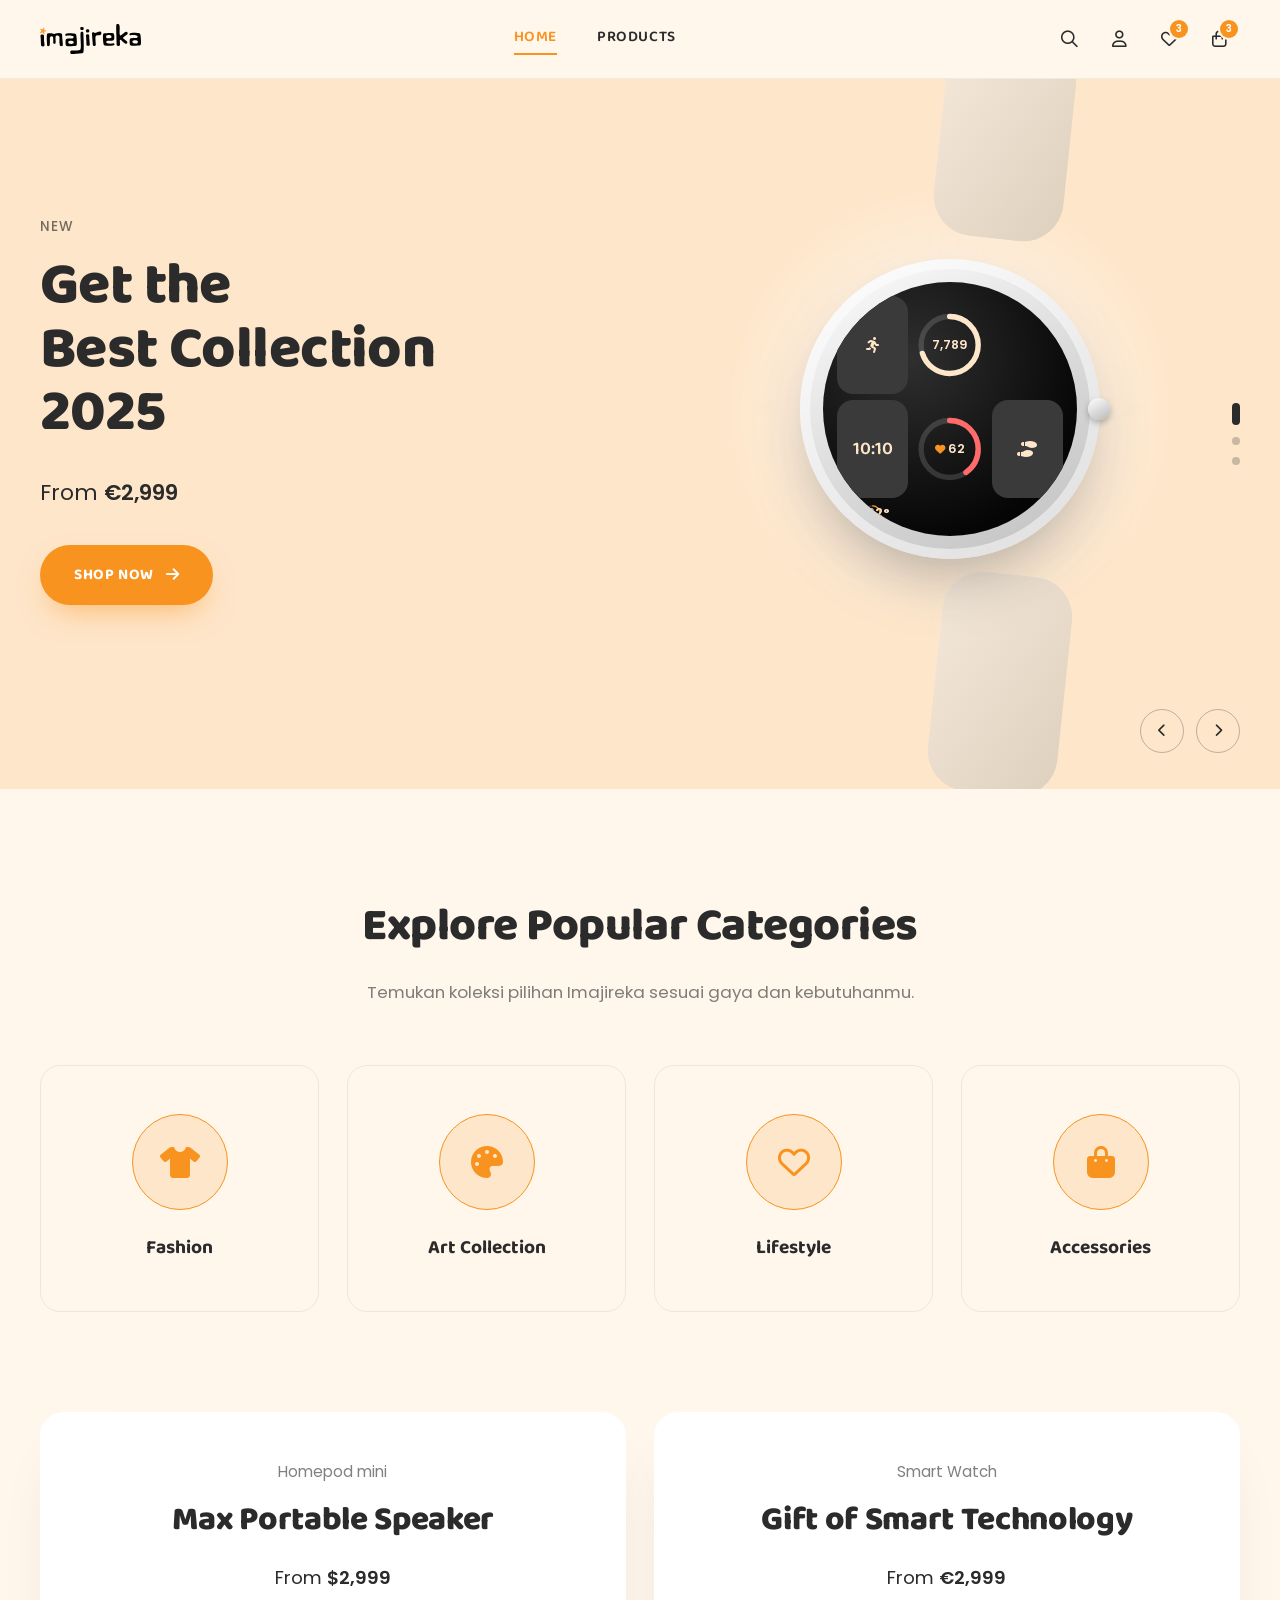
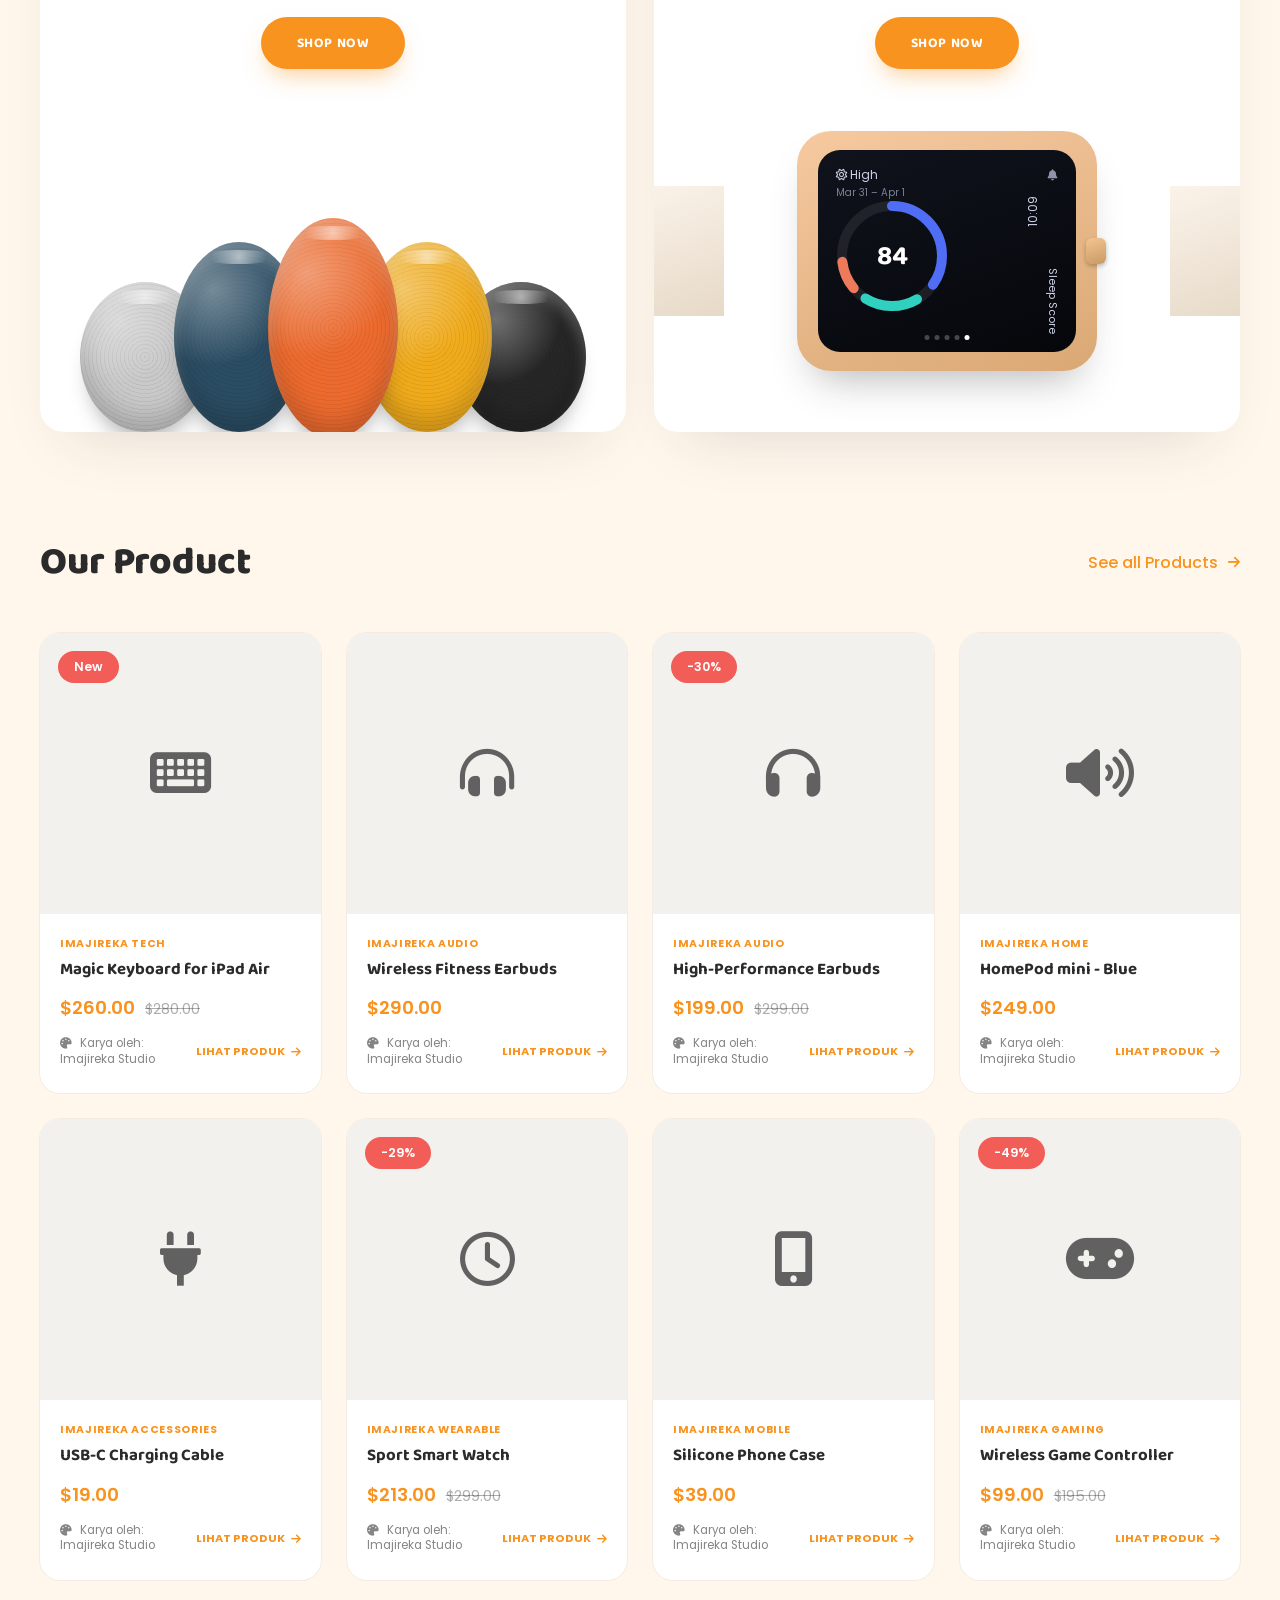
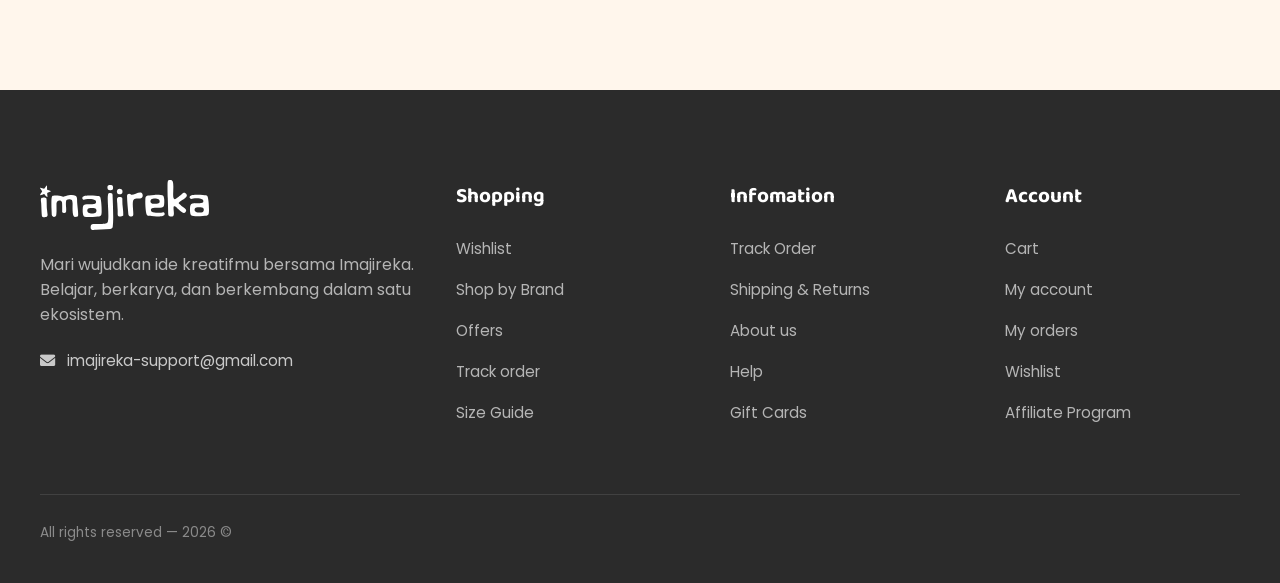
<file: merchandise/index.html>
<!doctype html>
<html lang="id">
  <head>
    <meta charset="UTF-8" />
    <meta name="viewport" content="width=device-width, initial-scale=1.0" />
    <title>Imajireka — Get the Best Collection 2026</title>

    <link rel="preconnect" href="https://fonts.googleapis.com" />
    <link rel="preconnect" href="https://fonts.gstatic.com" crossorigin />
    <link
      href="https://fonts.googleapis.com/css2?family=Baloo+2:wght@500;600;700;800&family=Poppins:wght@300;400;500;600&display=swap"
      rel="stylesheet"
    />
    <link rel="stylesheet" href="css/font-awesome-pro.css" />
    <link rel="stylesheet" href="css/style.css" />
  </head>
  <body>
    <header class="site-header">
      <div class="header-inner">
        <a href="#" class="logo">
          <img src="assets/imajireka-logo.svg" alt="" height="30px" />
        </a>

        <nav class="main-nav">
          <a href="#hero" class="nav-link active" data-nav-section="hero"
            >Home</a
          >
          <a href="#products" class="nav-link" data-nav-section="products"
            >Products</a
          >
        </nav>

        <div class="header-icons">
          <button
            class="icon-btn"
            id="search-btn"
            type="button"
            aria-label="Cari"
            aria-controls="search-modal"
            aria-expanded="false"
          >
            <i class="fa-regular fa-magnifying-glass"></i>
          </button>
          <button
            class="icon-btn"
            id="account-btn"
            type="button"
            aria-label="Akun"
            aria-controls="login-modal"
            aria-expanded="false"
          >
            <i class="fa-regular fa-user"></i>
          </button>
          <button
            class="icon-btn"
            id="wishlist-btn"
            type="button"
            aria-label="Wishlist"
            aria-controls="wishlist-modal"
            aria-expanded="false"
          >
            <i class="fa-regular fa-heart"></i>
            <span class="badge" id="wishlist-badge">3</span>
          </button>
          <button
            class="icon-btn"
            id="cart-btn"
            type="button"
            aria-label="Keranjang"
            aria-controls="cart-modal"
            aria-expanded="false"
          >
            <i class="fa-regular fa-bag-shopping"></i>
            <span class="badge" id="cart-badge">3</span>
          </button>
        </div>

        <button class="menu-toggle" aria-label="Buka menu">
          <i class="fa-solid fa-bars"></i>
        </button>
        <!-- ===================== TABLET MENU ===================== -->
        <div class="tablet-menu-panel" id="tablet-menu-panel" aria-hidden="true">
          <a href="#hero" class="tablet-menu-link" data-nav-section="hero">
            <i class="fa-regular fa-house"></i>
            <span>Home</span>
          </a>
          <a href="#products" class="tablet-menu-link" data-nav-section="products">
            <i class="fa-regular fa-grid-2"></i>
            <span>Products</span>
          </a>
        </div>

      </div>
    </header>

    <!-- ===================== MOBILE BOTTOM NAVIGATION ===================== -->
    <nav class="mobile-bottom-nav" aria-label="Navigasi mobile">
      <a
        href="#hero"
        class="mobile-nav-link active"
        data-nav-section="hero"
        aria-label="Home"
      >
        <i class="fa-regular fa-house"></i>
        <span>Home</span>
      </a>

      <a
        href="#products"
        class="mobile-nav-link"
        data-nav-section="products"
        aria-label="Products"
      >
        <i class="fa-regular fa-grid-2"></i>
        <span>Products</span>
      </a>

      <button
        class="mobile-nav-link mobile-nav-action"
        type="button"
        data-mobile-action="wishlist"
        aria-label="Wishlist"
      >
        <span class="mobile-nav-icon">
          <i class="fa-regular fa-heart"></i>
          <span class="mobile-nav-badge" id="mobile-wishlist-badge">3</span>
        </span>
        <span>Wishlist</span>
      </button>

      <button
        class="mobile-nav-link mobile-nav-action"
        type="button"
        data-mobile-action="account"
        aria-label="Account"
      >
        <i class="fa-regular fa-user"></i>
        <span>Account</span>
      </button>
    </nav>


    <!-- ===================== SEARCH MODAL ===================== -->
    <div class="search-modal" id="search-modal" aria-hidden="true">
      <div class="search-overlay" data-close-search></div>

      <div
        class="search-card"
        role="dialog"
        aria-modal="true"
        aria-labelledby="search-title"
      >
        <button
          class="search-close"
          id="search-close"
          type="button"
          aria-label="Tutup pencarian"
        >
          <i class="fa-solid fa-xmark"></i>
        </button>

        <div class="search-header">
          <span class="search-eyebrow">IMAJIREKA SEARCH</span>
          <h2 id="search-title">What are you looking for?</h2>
          <p>Find your favorite products from the Imajireka collection.</p>
        </div>

        <form class="search-form" id="search-form">
          <i class="fa-solid fa-magnifying-glass"></i>
          <input
            type="search"
            id="search-input"
            placeholder="Search products..."
            autocomplete="off"
            aria-label="Cari produk Imajireka"
          />
          <button
            type="button"
            class="search-clear"
            id="search-clear"
            aria-label="Hapus pencarian"
          >
            <i class="fa-solid fa-xmark"></i>
          </button>
        </form>

        <div class="search-content">
          <div class="search-popular" id="search-popular">
            <div class="search-section-head">
              <h3>Popular Searches</h3>
            </div>
            <div class="search-tags">
              <button
                type="button"
                class="search-tag"
                data-search-term="keyboard"
              >
                Keyboard
              </button>
              <button
                type="button"
                class="search-tag"
                data-search-term="earbuds"
              >
                Earbuds
              </button>
              <button type="button" class="search-tag" data-search-term="watch">
                Smart Watch
              </button>
              <button
                type="button"
                class="search-tag"
                data-search-term="controller"
              >
                Game Controller
              </button>
            </div>
          </div>

          <div
            class="search-results"
            id="search-results"
            aria-live="polite"
          ></div>
        </div>

        <p class="search-message" id="search-message"></p>
      </div>
    </div>

    
<!-- ===================== ACCOUNT POPUP ===================== -->
<div
  class="account-popup-wrapper"
  id="account-popup-wrapper"
  aria-hidden="true"
>
  <div class="account-popup-overlay" data-close-account></div>

  <div
    class="account-popup"
    id="account-popup"
    role="dialog"
    aria-modal="true"
    aria-labelledby="account-popup-title"
  >
    <div class="account-popup-head">
      <div class="account-user">
        <div class="account-avatar" id="account-avatar">G</div>

        <div class="account-user-info">
          <h3 id="account-popup-title">Hello, Gangga! 👋</h3>
          <p id="account-popup-email">gangga@example.com</p>
        </div>
      </div>

      <button
        class="account-popup-close"
        id="account-popup-close"
        type="button"
        aria-label="Tutup account menu"
      >
        <i class="fa-solid fa-xmark"></i>
      </button>
    </div>

    <div class="account-popup-menu">
      <button
        type="button"
        class="account-menu-item"
        data-account-page="account"
      >
        <span class="account-menu-icon">
          <i class="fa-regular fa-user"></i>
        </span>
        <span class="account-menu-text">
          <strong>My Account</strong>
          <small>Profile & personal information</small>
        </span>
        <i class="fa-solid fa-angle-right account-menu-arrow"></i>
      </button>

      <button
        type="button"
        class="account-menu-item"
        data-account-page="orders"
      >
        <span class="account-menu-icon">
          <i class="fa-regular fa-box"></i>
        </span>
        <span class="account-menu-text">
          <strong>My Orders</strong>
          <small>Track your recent orders</small>
        </span>
        <i class="fa-solid fa-angle-right account-menu-arrow"></i>
      </button>

      <button
        type="button"
        class="account-menu-item"
        data-account-page="wishlist"
      >
        <span class="account-menu-icon">
          <i class="fa-regular fa-heart"></i>
        </span>
        <span class="account-menu-text">
          <strong>My Wishlist</strong>
          <small>View your saved products</small>
        </span>
        <i class="fa-solid fa-angle-right account-menu-arrow"></i>
      </button>

      <button
        type="button"
        class="account-menu-item"
        data-account-page="addresses"
      >
        <span class="account-menu-icon">
          <i class="fa-regular fa-location-dot"></i>
        </span>
        <span class="account-menu-text">
          <strong>Addresses</strong>
          <small>Manage your delivery addresses</small>
        </span>
        <i class="fa-solid fa-angle-right account-menu-arrow"></i>
      </button>
    </div>

    <div class="account-popup-footer">
      <button
        type="button"
        class="account-logout"
        id="account-logout"
      >
        <i class="fa-regular fa-arrow-right-from-bracket"></i>
        <span>Logout</span>
      </button>
    </div>
  </div>
</div>

<!-- ===================== ACCOUNT PAGE MODAL ===================== -->
<div
  class="account-page-wrapper"
  id="account-page-wrapper"
  aria-hidden="true"
>
  <div class="account-page-overlay" data-close-account-page></div>

  <div
    class="account-page-modal"
    role="dialog"
    aria-modal="true"
    aria-labelledby="account-page-title"
  >
    <button
      class="account-page-close"
      id="account-page-close"
      type="button"
      aria-label="Tutup halaman akun"
    >
      <i class="fa-solid fa-xmark"></i>
    </button>

    <div class="account-page-header">
      <div class="account-page-avatar" id="account-page-avatar">G</div>
      <div>
        <p class="account-page-eyebrow">My Account</p>
        <h2 id="account-page-title">Welcome back!</h2>
        <p id="account-page-email">gangga@example.com</p>
      </div>
    </div>

    <div class="account-page-grid">
      <button type="button" class="account-page-card" data-account-page-card="profile">
        <i class="fa-regular fa-user"></i>
        <strong>Personal Information</strong>
        <span>Manage your profile details</span>
      </button>

      <button type="button" class="account-page-card" data-account-page-card="orders">
        <i class="fa-regular fa-box"></i>
        <strong>My Orders</strong>
        <span>View and track your orders</span>
      </button>

      <button type="button" class="account-page-card" data-account-page-card="wishlist">
        <i class="fa-regular fa-heart"></i>
        <strong>Wishlist</strong>
        <span>See products you saved</span>
      </button>

      <button type="button" class="account-page-card" data-account-page-card="addresses">
        <i class="fa-regular fa-location-dot"></i>
        <strong>Addresses</strong>
        <span>Manage your shipping addresses</span>
      </button>
    </div>
  </div>
</div>

<main>
      <section class="hero" id="hero">
        <div class="hero-inner">
          <div class="hero-text">
            <span class="eyebrow" id="slide-eyebrow">New</span>
            <h1 id="slide-title">Get the<br />Best Collection<br />2025</h1>
            <p class="hero-price" id="slide-price">
              From <strong>€2,999</strong>
            </p>
            <a href="#" class="btn-primary">
              Shop Now
              <i class="fa-solid fa-arrow-right"></i>
            </a>
          </div>

          <div class="hero-visual">
            <div class="watch-glow"></div>
            <div class="watch" id="hero-watch">
              <div class="watch-band watch-band-top"></div>
              <div class="watch-band watch-band-bottom"></div>
              <div class="watch-case">
                <div class="watch-crown"></div>
                <div class="watch-screen">
                  <div class="tile tile-icon">
                    <i class="fa-solid fa-person-running"></i>
                  </div>
                  <div class="tile tile-ring">
                    <svg viewBox="0 0 80 80">
                      <circle class="ring-bg" cx="40" cy="40" r="32"></circle>
                      <circle class="ring-fg" cx="40" cy="40" r="32"></circle>
                    </svg>
                    <span>7,789</span>
                  </div>
                  <div class="tile tile-time">10:10</div>
                  <div class="tile tile-ring">
                    <svg viewBox="0 0 80 80">
                      <circle class="ring-bg" cx="40" cy="40" r="32"></circle>
                      <circle
                        class="ring-fg ring-fg-alt"
                        cx="40"
                        cy="40"
                        r="32"
                      ></circle>
                    </svg>
                    <span><i class="fa-solid fa-heart heart-ico"></i> 62</span>
                  </div>
                  <div class="tile tile-icon">
                    <i class="fa-solid fa-shoe-prints"></i>
                  </div>
                  <div class="tile tile-ring">
                    <svg viewBox="0 0 80 80">
                      <circle class="ring-bg" cx="40" cy="40" r="32"></circle>
                      <circle
                        class="ring-fg ring-fg-warm"
                        cx="40"
                        cy="40"
                        r="32"
                      ></circle>
                    </svg>
                    <span><i class="fa-solid fa-fire heart-ico"></i> 32°</span>
                  </div>
                </div>
              </div>
            </div>
          </div>
        </div>

        <div class="hero-dots" id="hero-dots">
          <button
            class="dot active"
            data-slide="0"
            aria-label="Slide 1"
          ></button>
          <button class="dot" data-slide="1" aria-label="Slide 2"></button>
          <button class="dot" data-slide="2" aria-label="Slide 3"></button>
        </div>

        <div class="hero-arrows">
          <button class="arrow-btn" id="prev-slide" aria-label="Sebelumnya">
            <i class="fa-solid fa-chevron-left"></i>
          </button>
          <button class="arrow-btn" id="next-slide" aria-label="Berikutnya">
            <i class="fa-solid fa-chevron-right"></i>
          </button>
        </div>
      </section>

      <section class="categories" id="categories">
        <div class="categories-inner">
          <div class="section-heading">
            <h2>Explore Popular Categories</h2>
            <p>
              Temukan koleksi pilihan Imajireka sesuai gaya dan kebutuhanmu.
            </p>
          </div>

          <div class="category-grid">
            <a href="#" class="category-card">
              <span class="category-icon">
                <i class="fa-solid fa-shirt"></i>
              </span>
              <span class="category-name">Fashion</span>
            </a>

            <a href="#" class="category-card">
              <span class="category-icon">
                <i class="fa-solid fa-palette"></i>
              </span>
              <span class="category-name">Art Collection</span>
            </a>

            <a href="#" class="category-card">
              <span class="category-icon">
                <i class="fa-regular fa-heart"></i>
              </span>
              <span class="category-name">Lifestyle</span>
            </a>

            <a href="#" class="category-card">
              <span class="category-icon">
                <i class="fa-solid fa-bag-shopping"></i>
              </span>
              <span class="category-name">Accessories</span>
            </a>
          </div>
        </div>
      </section>

      <section class="promo" id="promo">
        <div class="promo-grid">
          <div class="promo-card">
            <div class="promo-text">
              <span class="promo-eyebrow">Homepod mini</span>
              <h2>Max Portable Speaker</h2>
              <p class="promo-price">From <strong>$2,999</strong></p>
              <a href="#" class="btn-primary btn-promo">Shop Now</a>
            </div>

            <div class="promo-visual speaker-visual">
              <div class="speaker speaker-gray"></div>
              <div class="speaker speaker-blue"></div>
              <div class="speaker speaker-orange"></div>
              <div class="speaker speaker-yellow"></div>
              <div class="speaker speaker-black"></div>
            </div>
          </div>

          <div class="promo-card">
            <div class="promo-text">
              <span class="promo-eyebrow">Smart Watch</span>
              <h2>Gift of Smart Technology</h2>
              <p class="promo-price">From <strong>&euro;2,999</strong></p>
              <a href="#" class="btn-primary btn-promo">Shop Now</a>
            </div>

            <div class="promo-visual smartwatch-visual">
              <div class="sw-body">
                <div class="sw-crown"></div>
                <div class="sw-screen">
                  <div class="sw-status-row">
                    <span class="sw-date"
                      ><i class="fa-regular fa-sun"></i> High</span
                    >
                    <i class="fa-solid fa-bell sw-bell"></i>
                  </div>
                  <span class="sw-date-sub">Mar 31 &ndash; Apr 1</span>

                  <div class="sw-ring-wrap">
                    <svg viewBox="0 0 120 120">
                      <circle
                        class="sw-ring-track"
                        cx="60"
                        cy="60"
                        r="50"
                      ></circle>
                      <circle
                        class="sw-ring-seg sw-ring-blue"
                        cx="60"
                        cy="60"
                        r="50"
                      ></circle>
                      <circle
                        class="sw-ring-seg sw-ring-teal"
                        cx="60"
                        cy="60"
                        r="50"
                      ></circle>
                      <circle
                        class="sw-ring-seg sw-ring-coral"
                        cx="60"
                        cy="60"
                        r="50"
                      ></circle>
                    </svg>
                    <span class="sw-ring-value">84</span>
                  </div>

                  <span class="sw-sleep">Sleep Score</span>
                  <span class="sw-time">10:09</span>
                  <div class="sw-dots">
                    <span></span><span></span><span></span><span></span
                    ><span class="on"></span>
                  </div>
                </div>
              </div>
              <div class="sw-band sw-band-left"></div>
              <div class="sw-band sw-band-right"></div>
            </div>
          </div>
        </div>
      </section>

      <section class="products" id="products">
        <div class="products-inner">
          <div class="products-head">
            <h2>Our Product</h2>
            <a href="all-products.html" class="see-all">
              See all Products
              <i class="fa-solid fa-arrow-right"></i>
            </a>
          </div>

          <div class="product-grid">
            <a
              href="#"
              class="product-card"
              data-product-id="1"
              aria-label="Lihat detail produk"
            >
              <div class="product-thumb">
                <span class="product-badge badge-new">New</span>
                <i class="fa-solid fa-keyboard product-icon"></i>
              </div>
              <div class="product-info">
                <span class="product-category">Imajireka Tech</span>
                <h3>Magic Keyboard for iPad Air</h3>
                <div class="product-price">
                  <span class="price-now">$260.00</span>
                  <span class="price-old">$280.00</span>
                </div>
                <div class="product-meta">
                  <span class="product-author"><i class="fa-solid fa-palette"></i> Karya oleh: Imajireka Studio</span>
                  <span class="product-view">Lihat Produk <i class="fa-solid fa-arrow-right"></i></span>
                </div>
              </div>
            </a>

            <a
              href="#"
              class="product-card"
              data-product-id="2"
              aria-label="Lihat detail produk"
            >
              <div class="product-thumb">
                <i class="fa-solid fa-headphones-simple product-icon"></i>
              </div>
              <div class="product-info">
                <span class="product-category">Imajireka Audio</span>
                <h3>Wireless Fitness Earbuds</h3>
                <div class="product-price">
                  <span class="price-now">$290.00</span>
                </div>
                <div class="product-meta">
                  <span class="product-author"><i class="fa-solid fa-palette"></i> Karya oleh: Imajireka Studio</span>
                  <span class="product-view">Lihat Produk <i class="fa-solid fa-arrow-right"></i></span>
                </div>
              </div>
            </a>

            <a
              href="#"
              class="product-card"
              data-product-id="3"
              aria-label="Lihat detail produk"
            >
              <div class="product-thumb">
                <span class="product-badge badge-sale">-30%</span>
                <i class="fa-solid fa-headphones product-icon"></i>
              </div>
              <div class="product-info">
                <span class="product-category">Imajireka Audio</span>
                <h3>High-Performance Earbuds</h3>
                <div class="product-price">
                  <span class="price-now">$199.00</span>
                  <span class="price-old">$299.00</span>
                </div>
                <div class="product-meta">
                  <span class="product-author"><i class="fa-solid fa-palette"></i> Karya oleh: Imajireka Studio</span>
                  <span class="product-view">Lihat Produk <i class="fa-solid fa-arrow-right"></i></span>
                </div>
              </div>
            </a>

            <a
              href="#"
              class="product-card"
              data-product-id="4"
              aria-label="Lihat detail produk"
            >
              <div class="product-thumb">
                <i class="fa-solid fa-volume-high product-icon"></i>
              </div>
              <div class="product-info">
                <span class="product-category">Imajireka Home</span>
                <h3>HomePod mini - Blue</h3>
                <div class="product-price">
                  <span class="price-now">$249.00</span>
                </div>
                <div class="product-meta">
                  <span class="product-author"><i class="fa-solid fa-palette"></i> Karya oleh: Imajireka Studio</span>
                  <span class="product-view">Lihat Produk <i class="fa-solid fa-arrow-right"></i></span>
                </div>
              </div>
            </a>

            <a
              href="#"
              class="product-card"
              data-product-id="5"
              aria-label="Lihat detail produk"
            >
              <div class="product-thumb">
                <i class="fa-solid fa-plug product-icon"></i>
              </div>
              <div class="product-info">
                <span class="product-category">Imajireka Accessories</span>
                <h3>USB-C Charging Cable</h3>
                <div class="product-price">
                  <span class="price-now">$19.00</span>
                </div>
                <div class="product-meta">
                  <span class="product-author"><i class="fa-solid fa-palette"></i> Karya oleh: Imajireka Studio</span>
                  <span class="product-view">Lihat Produk <i class="fa-solid fa-arrow-right"></i></span>
                </div>
              </div>
            </a>

            <a
              href="#"
              class="product-card"
              data-product-id="6"
              aria-label="Lihat detail produk"
            >
              <div class="product-thumb">
                <span class="product-badge badge-sale">-29%</span>
                <i class="fa-regular fa-clock product-icon"></i>
              </div>
              <div class="product-info">
                <span class="product-category">Imajireka Wearable</span>
                <h3>Sport Smart Watch</h3>
                <div class="product-price">
                  <span class="price-now">$213.00</span>
                  <span class="price-old">$299.00</span>
                </div>
                <div class="product-meta">
                  <span class="product-author"><i class="fa-solid fa-palette"></i> Karya oleh: Imajireka Studio</span>
                  <span class="product-view">Lihat Produk <i class="fa-solid fa-arrow-right"></i></span>
                </div>
              </div>
            </a>

            <a
              href="#"
              class="product-card"
              data-product-id="7"
              aria-label="Lihat detail produk"
            >
              <div class="product-thumb">
                <i class="fa-solid fa-mobile-screen-button product-icon"></i>
              </div>
              <div class="product-info">
                <span class="product-category">Imajireka Mobile</span>
                <h3>Silicone Phone Case</h3>
                <div class="product-price">
                  <span class="price-now">$39.00</span>
                </div>
                <div class="product-meta">
                  <span class="product-author"><i class="fa-solid fa-palette"></i> Karya oleh: Imajireka Studio</span>
                  <span class="product-view">Lihat Produk <i class="fa-solid fa-arrow-right"></i></span>
                </div>
              </div>
            </a>

            <a
              href="#"
              class="product-card"
              data-product-id="8"
              aria-label="Lihat detail produk"
            >
              <div class="product-thumb">
                <span class="product-badge badge-sale">-49%</span>
                <i class="fa-solid fa-gamepad product-icon"></i>
              </div>
              <div class="product-info">
                <span class="product-category">Imajireka Gaming</span>
                <h3>Wireless Game Controller</h3>
                <div class="product-price">
                  <span class="price-now">$99.00</span>
                  <span class="price-old">$195.00</span>
                </div>
                <div class="product-meta">
                  <span class="product-author"><i class="fa-solid fa-palette"></i> Karya oleh: Imajireka Studio</span>
                  <span class="product-view">Lihat Produk <i class="fa-solid fa-arrow-right"></i></span>
                </div>
              </div>
            </a>
          </div>
        </div>
      </section>
    </main>

    <!-- ===================== PRODUCT QUICK VIEW MODAL ===================== -->
    <div class="product-modal" id="product-modal" aria-hidden="true">
      <div class="product-overlay" data-close-product></div>

      <div
        class="product-modal-card"
        role="dialog"
        aria-modal="true"
        aria-labelledby="product-modal-title"
      >
        <button
          class="product-modal-close"
          id="product-modal-close"
          type="button"
          aria-label="Tutup detail produk"
        >
          <i class="fa-solid fa-xmark"></i>
        </button>

        <div class="product-modal-grid">
          <div class="product-modal-visual">
            <span class="product-modal-badge" id="product-modal-badge"
              >New</span
            >
            <div class="product-zoom-area" id="product-zoom-area">
              <div class="product-zoom-image" id="product-zoom-image">
                <i class="fa-solid fa-keyboard" id="product-modal-icon"></i>
              </div>
              <span class="product-zoom-hint">
                <i class="fa-solid fa-magnifying-glass-plus"></i>
                Hover to zoom
              </span>
            </div>
          </div>

          <div class="product-modal-content">
            <span class="product-modal-category" id="product-modal-category"
              >Imajireka Collection</span
            >
            <h2 id="product-modal-title">Magic Keyboard for iPad Air</h2>

            <div class="product-modal-meta">
              <div class="product-rating" id="product-modal-rating">
                <span class="rating-stars">★★★★★</span>
                <span id="product-review-count">(12 reviews)</span>
              </div>

              <div class="product-sold">
                <i class="fa-solid fa-fire-flame-curved"></i>
                <span id="product-sold-count">41 sold in last 16 hours</span>
              </div>
            </div>

            <div class="product-modal-price">
              <strong id="product-modal-price">$260.00</strong>
              <del id="product-modal-old-price">$280.00</del>
            </div>

            <div class="product-option">
              <div class="product-option-head">
                <span>Size:</span>
                <strong id="product-selected-size">Standard</strong>
              </div>
              <div class="product-size-list" id="product-size-list"></div>
            </div>

            <div class="product-option">
              <div class="product-option-head">
                <span>Color:</span>
                <strong id="product-selected-color">Original</strong>
              </div>
              <div class="product-color-list" id="product-color-list"></div>
            </div>

            <div class="product-modal-actions">
              <div class="product-quantity">
                <button
                  type="button"
                  id="product-quantity-minus"
                  aria-label="Kurangi jumlah"
                >
                  <i class="fa-solid fa-minus"></i>
                </button>
                <span id="product-quantity">1</span>
                <button
                  type="button"
                  id="product-quantity-plus"
                  aria-label="Tambah jumlah"
                >
                  <i class="fa-solid fa-plus"></i>
                </button>
              </div>

              <button
                type="button"
                class="product-add-cart"
                id="product-add-cart"
              >
                ADD TO CART
              </button>

              <button
                type="button"
                class="product-action-circle"
                id="product-wishlist-toggle"
                aria-label="Tambah ke wishlist"
              >
                <i class="fa-regular fa-heart"></i>
              </button>
            </div>

            <button type="button" class="product-buy-now" id="product-buy-now">
              BUY NOW
            </button>

            <button
              type="button"
              class="product-details-link"
              id="product-details-link"
            >
              View Full Details
              <i class="fa-solid fa-arrow-right"></i>
            </button>

            <p class="product-modal-message" id="product-modal-message"></p>
          </div>
        </div>
      </div>
    </div>

    <!-- ===================== WISHLIST MODAL ===================== -->
    <div class="wishlist-modal" id="wishlist-modal" aria-hidden="true">
      <div class="wishlist-overlay" data-close-wishlist></div>

      <div
        class="wishlist-card"
        role="dialog"
        aria-modal="true"
        aria-labelledby="wishlist-title"
      >
        <button
          class="wishlist-close"
          id="wishlist-close"
          type="button"
          aria-label="Tutup wishlist"
        >
          <i class="fa-solid fa-xmark"></i>
        </button>

        <div class="wishlist-header">
          <div>
            <span class="wishlist-eyebrow">Imajireka Collection</span>
            <h2 id="wishlist-title">My Wishlist</h2>
          </div>
          <span class="wishlist-count" id="wishlist-count">3 Items</span>
        </div>

        <div class="wishlist-table-head">
          <span></span>
          <span>Product Name</span>
          <span>Unit Price</span>
          <span>Stock Status</span>
          <span>Actions</span>
        </div>

        <div class="wishlist-list" id="wishlist-list"></div>

        <div class="wishlist-empty" id="wishlist-empty" hidden>
          <div class="wishlist-empty-icon">
            <i class="fa-regular fa-heart"></i>
          </div>
          <h3>Your wishlist is empty</h3>
          <p>Save the products you love and find them here later.</p>
          <button type="button" class="wishlist-shop" id="wishlist-shop">
            Explore Products
            <i class="fa-solid fa-arrow-right"></i>
          </button>
        </div>

        <div class="wishlist-footer">
          <button
            type="button"
            class="wishlist-continue"
            id="wishlist-continue"
          >
            Continue Shopping
          </button>
          <p>Keep your favorite Imajireka products close.</p>
        </div>
      </div>
    </div>

    <!-- ===================== CART MODAL ===================== -->
    <div class="cart-modal" id="cart-modal" aria-hidden="true">
      <div class="cart-overlay" data-close-cart></div>

      <div
        class="cart-card"
        role="dialog"
        aria-modal="true"
        aria-labelledby="cart-title"
      >
        <button
          class="cart-close"
          id="cart-close"
          type="button"
          aria-label="Tutup keranjang"
        >
          <i class="fa-solid fa-xmark"></i>
        </button>

        <div class="cart-header">
          <div>
            <span class="cart-eyebrow">Imajireka Collection</span>
            <h2 id="cart-title">Your Cart</h2>
          </div>
          <span class="cart-count" id="cart-count">3 Items</span>
        </div>

        <div class="cart-layout">
          <div class="cart-items-panel">
            <div class="cart-items" id="cart-items"></div>

            <div class="cart-empty" id="cart-empty" hidden>
              <div class="cart-empty-icon">
                <i class="fa-solid fa-bag-shopping"></i>
              </div>
              <h3>Your cart is empty</h3>
              <p>
                Discover your next favorite Imajireka product and add it to your
                cart.
              </p>
              <button type="button" class="cart-shop" id="cart-shop">
                Explore Products
                <i class="fa-solid fa-arrow-right"></i>
              </button>
            </div>
          </div>

          <aside class="cart-summary">
            <div class="cart-summary-head">
              <span class="cart-summary-eyebrow">Imajireka</span>
              <h3>Order Summary</h3>
            </div>

            <div class="cart-summary-row">
              <span>Subtotal</span>
              <strong id="cart-subtotal">$0.00</strong>
            </div>

            <div class="cart-summary-row cart-discount-row">
              <span>Discount <small id="cart-discount-label">(0%)</small></span>
              <strong id="cart-discount">-$0.00</strong>
            </div>

            <div class="cart-summary-row">
              <span>Delivery Fee</span>
              <strong id="cart-delivery">$15.00</strong>
            </div>

            <div class="cart-summary-total">
              <span>Total</span>
              <strong id="cart-total">$0.00</strong>
            </div>

            <div class="cart-promo">
              <div class="cart-promo-input">
                <i class="fa-solid fa-tag"></i>
                <input
                  type="text"
                  id="cart-promo-code"
                  placeholder="Add promo code"
                  autocomplete="off"
                />
              </div>
              <button type="button" id="cart-promo-apply">Apply</button>
            </div>

            <p class="cart-promo-message" id="cart-promo-message"></p>

            <button type="button" class="cart-checkout" id="cart-checkout">
              Go to Checkout
              <i class="fa-solid fa-arrow-right"></i>
            </button>
          </aside>
        </div>

        <div class="cart-footer">
          <button type="button" class="cart-continue" id="cart-continue">
            Continue Shopping
          </button>
          <p>Secure checkout · Imajireka Merchandise</p>
        </div>
      </div>
    </div>

    <!-- ===================== LOGIN MODAL ===================== -->
    <div class="login-modal" id="login-modal" aria-hidden="true">
      <div class="login-overlay" data-close-login></div>

      <div
        class="login-card"
        role="dialog"
        aria-modal="true"
        aria-labelledby="login-title"
      >
        <button
          class="login-close"
          id="login-close"
          type="button"
          aria-label="Tutup"
        >
          <i class="fa-solid fa-xmark"></i>
        </button>

        <!-- ===================== LOGIN VIEW ===================== -->
        <div
          class="account-view account-login-view active"
          id="account-login-view"
        >
          <div class="login-header">
            <img
              src="assets/imajireka-logo.svg"
              class="login-logo"
              alt="Imajireka"
            />
            <h2 id="login-title">Sign in to Imajireka.</h2>
            <p>Please enter your details below to sign in.</p>
          </div>

          <form class="login-form" id="login-form">
            <div class="form-group">
              <label for="login-email">Your Email <span>*</span></label>
              <input
                type="email"
                id="login-email"
                name="email"
                placeholder="email@address.com"
                autocomplete="email"
                required
              />
            </div>

            <div class="form-group">
              <label for="login-password">Password <span>*</span></label>
              <div class="password-wrapper">
                <input
                  type="password"
                  id="login-password"
                  name="password"
                  placeholder="6+ characters required"
                  minlength="6"
                  autocomplete="current-password"
                  required
                />
                <button
                  type="button"
                  class="password-toggle"
                  id="password-toggle"
                  aria-label="Tampilkan password"
                >
                  <i class="fa-regular fa-eye-slash"></i>
                </button>
              </div>
            </div>

            <div class="login-options">
              <label class="remember-me">
                <input type="checkbox" id="remember-me" />
                <span class="custom-checkbox"></span>
                <span>Remember me</span>
              </label>

              <button
                type="button"
                class="forgot-password"
                id="forgot-password"
              >
                Forgot Password?
              </button>
            </div>

            <button type="submit" class="login-submit">Login</button>
            <button type="button" class="create-account" id="create-account">
              Create Account
            </button>
          </form>

          <div class="login-divider">
            <span></span>
            <p>Or continue with</p>
            <span></span>
          </div>

          <div class="social-login">
            <button
              type="button"
              class="social-btn"
              aria-label="Login dengan Google"
              data-provider="Google"
            >
              <i class="fa-brands fa-google"></i>
            </button>
            <button
              type="button"
              class="social-btn"
              aria-label="Login dengan Apple"
              data-provider="Apple"
            >
              <i class="fa-brands fa-apple"></i>
            </button>
            <button
              type="button"
              class="social-btn"
              aria-label="Login dengan Facebook"
              data-provider="Facebook"
            >
              <i class="fa-brands fa-facebook-f"></i>
            </button>
            <button
              type="button"
              class="social-btn"
              aria-label="Login dengan X"
              data-provider="X"
            >
              <i class="fa-brands fa-x-twitter"></i>
            </button>
          </div>
        </div>

        <!-- ===================== REGISTER VIEW ===================== -->
        <div
          class="account-view account-register-view"
          id="account-register-view"
          hidden
        >
          <div class="login-header">
            <img
              src="assets/imajireka-logo.svg"
              class="login-logo"
              alt="Imajireka"
            />
            <h2>Create your Imajireka account.</h2>
            <p>Join Imajireka and make your shopping experience better.</p>
          </div>

          <form class="login-form register-form" id="register-form">
            <div class="form-group">
              <label for="register-name">Full Name <span>*</span></label>
              <input
                type="text"
                id="register-name"
                name="name"
                placeholder="Your full name"
                autocomplete="name"
                required
              />
            </div>

            <div class="form-group">
              <label for="register-email">Your Email <span>*</span></label>
              <input
                type="email"
                id="register-email"
                name="email"
                placeholder="email@address.com"
                autocomplete="email"
                required
              />
            </div>

            <div class="form-group">
              <label for="register-password">Password <span>*</span></label>
              <div class="password-wrapper">
                <input
                  type="password"
                  id="register-password"
                  name="password"
                  placeholder="6+ characters required"
                  minlength="6"
                  autocomplete="new-password"
                  required
                />
                <button
                  type="button"
                  class="password-toggle register-password-toggle"
                  data-target="register-password"
                  aria-label="Tampilkan password"
                >
                  <i class="fa-regular fa-eye-slash"></i>
                </button>
              </div>
            </div>

            <div class="form-group">
              <label for="register-confirm-password"
                >Confirm Password <span>*</span></label
              >
              <div class="password-wrapper">
                <input
                  type="password"
                  id="register-confirm-password"
                  name="confirm-password"
                  placeholder="Repeat your password"
                  minlength="6"
                  autocomplete="new-password"
                  required
                />
                <button
                  type="button"
                  class="password-toggle register-password-toggle"
                  data-target="register-confirm-password"
                  aria-label="Tampilkan password"
                >
                  <i class="fa-regular fa-eye-slash"></i>
                </button>
              </div>
            </div>

            <label class="terms-checkbox">
              <input type="checkbox" id="register-terms" required />
              <span class="custom-checkbox"></span>
              <span>
                I agree to Imajireka's
                <a href="#" class="terms-link">Terms &amp; Conditions</a>
                and
                <a href="#" class="terms-link">Privacy Policy</a>.
              </span>
            </label>

            <button type="submit" class="login-submit">Create Account</button>

            <button type="button" class="back-to-login" id="back-to-login">
              <i class="fa-solid fa-arrow-left"></i>
              Back to Login
            </button>
          </form>

          <div class="login-divider">
            <span></span>
            <p>Or sign up with</p>
            <span></span>
          </div>

          <div class="social-login">
            <button
              type="button"
              class="social-btn"
              aria-label="Daftar dengan Google"
              data-provider="Google"
            >
              <i class="fa-brands fa-google"></i>
            </button>
            <button
              type="button"
              class="social-btn"
              aria-label="Daftar dengan Apple"
              data-provider="Apple"
            >
              <i class="fa-brands fa-apple"></i>
            </button>
            <button
              type="button"
              class="social-btn"
              aria-label="Daftar dengan Facebook"
              data-provider="Facebook"
            >
              <i class="fa-brands fa-facebook-f"></i>
            </button>
            <button
              type="button"
              class="social-btn"
              aria-label="Daftar dengan X"
              data-provider="X"
            >
              <i class="fa-brands fa-x-twitter"></i>
            </button>
          </div>
        </div>

        <p class="login-message" id="login-message" aria-live="polite"></p>
      </div>
    </div>

    <footer class="site-footer">
      <div class="footer-inner">
        <div class="footer-top">
          <div class="footer-brand">
            <a href="#" class="logo footer-logo">
              <img src="assets/imajireka-logo-white.svg" alt="" height="50px" />
            </a>
            <p>
              Mari wujudkan ide kreatifmu bersama Imajireka. Belajar, berkarya,
              dan berkembang dalam satu ekosistem.
            </p>
            <a href="mailto:imajireka-support@gmail.com" class="footer-email">
              <i class="fa-solid fa-envelope"></i>
              imajireka-support@gmail.com
            </a>
          </div>

          <div class="footer-col">
            <h4>Shopping</h4>
            <a href="#">Wishlist</a>
            <a href="#">Shop by Brand</a>
            <a href="#">Offers</a>
            <a href="#">Track order</a>
            <a href="#">Size Guide</a>
          </div>

          <div class="footer-col">
            <h4>Infomation</h4>
            <a href="#">Track Order</a>
            <a href="#">Shipping &amp; Returns</a>
            <a href="#">About us</a>
            <a href="#">Help</a>
            <a href="#">Gift Cards</a>
          </div>

          <div class="footer-col">
            <h4>Account</h4>
            <a href="#">Cart</a>
            <a href="#">My account</a>
            <a href="#">My orders</a>
            <a href="#">Wishlist</a>
            <a href="#">Affiliate Program</a>
          </div>
        </div>

        <div class="footer-bottom">
          <p>
            All rights reserved &mdash;
            <span id="footer-year">2026</span> &copy;
          </p>
        </div>
      </div>
    </footer>

    <script src="js/script.js"></script>
  </body>
</html>
</file>
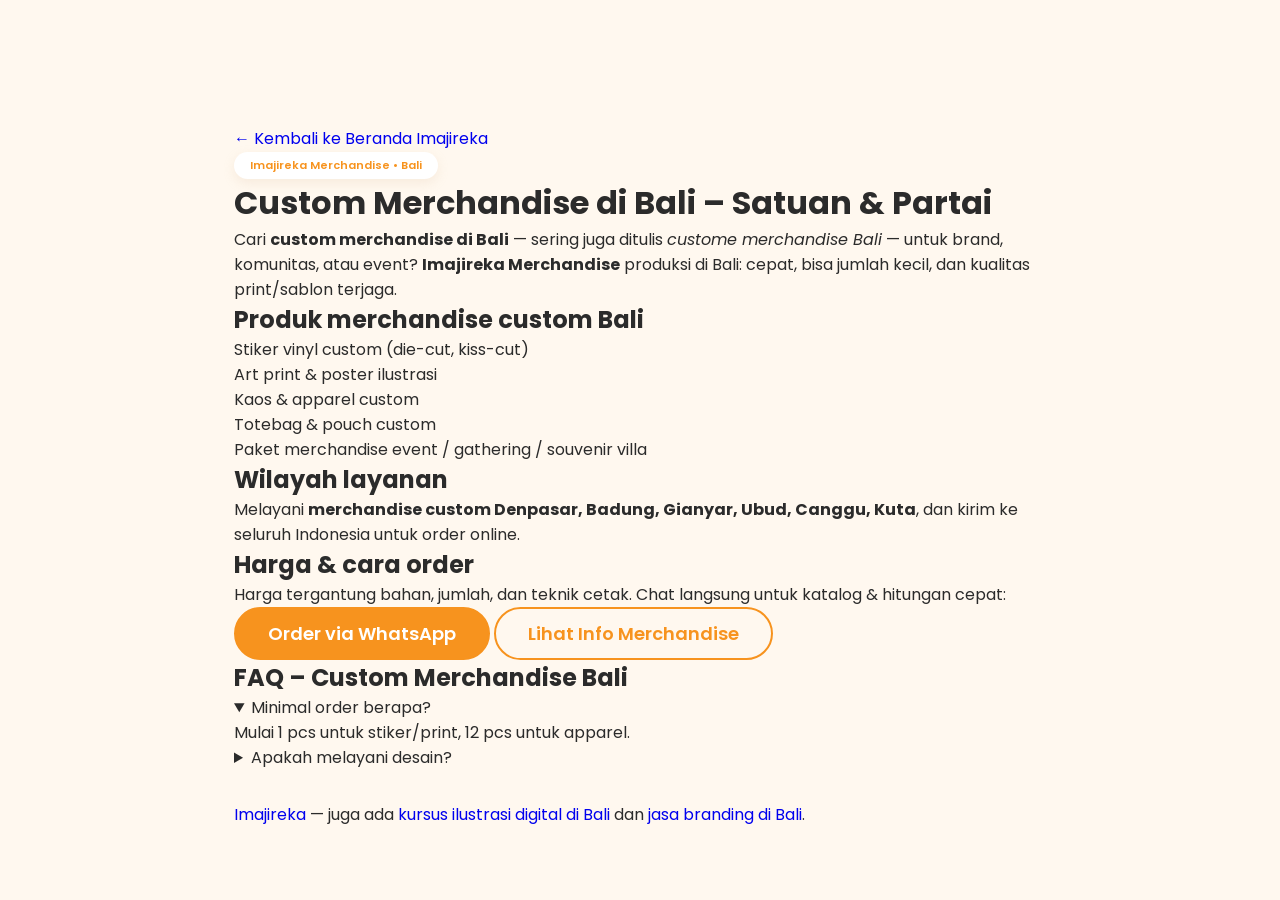
<file: custom-merchandise-bali.html>
<!doctype html>
<html lang="id">
  <head>
    <meta charset="UTF-8" />
    <meta name="viewport" content="width=device-width, initial-scale=1.0" />
    <title>Custom Merchandise di Bali – Stiker, Kaos & ToteBag Custom | Imajireka</title>
    <meta
      name="description"
      content="Custom merchandise Bali (custome merchandise Bali): stiker vinyl, art print, kaos, totebag custom satuan & partai untuk brand, komunitas & event di Denpasar, Ubud, Canggu. Order via WhatsApp!"
    />
    <meta name="robots" content="index, follow" />
    <link rel="canonical" href="https://imajireka.com/custom-merchandise-bali.html" />
    <link rel="stylesheet" href="css/global.css" />
    <link rel="stylesheet" href="css/style.css" />
    <link rel="stylesheet" href="css/responsive.css" />
    <script type="application/ld+json">
      {
        "@context": "https://schema.org",
        "@graph": [
          {
            "@type": "Product",
            "name": "Custom Merchandise di Bali – Imajireka",
            "description": "Custom merchandise di Bali: stiker, art print, kaos, totebag custom satuan dan partai. Juga dicari sebagai custome merchandise Bali.",
            "brand": { "@type": "Brand", "name": "Imajireka" },
            "offers": { "@type": "Offer", "availability": "https://schema.org/InStock", "areaServed": "Bali, Indonesia" }
          },
          {
            "@type": "FAQPage",
            "mainEntity": [
              {
                "@type": "Question",
                "name": "Apakah bisa pesan custom merchandise Bali satuan?",
                "acceptedAnswer": { "@type": "Answer", "text": "Bisa. Minimal order mulai dari 1 pcs untuk stiker/print, dan 12 pcs untuk kaos/totebag custom, tergantung bahan." }
              },
              {
                "@type": "Question",
                "name": "Apakah bisa pakai desain sendiri?",
                "acceptedAnswer": { "@type": "Answer", "text": "Bisa. Kirim file desain kamu, atau kami buatkan ilustrasi custom lewat Imajireka Studio." }
              },
              {
                "@type": "Question",
                "name": "Berapa lama produksi merchandise custom di Bali?",
                "acceptedAnswer": { "@type": "Answer", "text": "2-7 hari untuk stiker/print, 7-14 hari untuk kaos/totebag partai, tergantung antrean." }
              }
            ]
          },
          {
            "@type": "BreadcrumbList",
            "itemListElement": [
              { "@type": "ListItem", "position": 1, "name": "Beranda", "item": "https://imajireka.com/" },
              { "@type": "ListItem", "position": 2, "name": "Custom Merchandise di Bali", "item": "https://imajireka.com/custom-merchandise-bali.html" }
            ]
          }
        ]
      }
    </script>
  </head>
  <body>
    <main class="container" style="max-width: 860px; padding: 3rem 1.5rem">
      <p><a href="index.html">← Kembali ke Beranda Imajireka</a></p>
      <span class="section-label">Imajireka Merchandise • Bali</span>
      <h1>Custom Merchandise di Bali – Satuan & Partai</h1>
      <p>
        Cari <strong>custom merchandise di Bali</strong> — sering juga ditulis
        <em>custome merchandise Bali</em> — untuk brand, komunitas, atau event?
        <strong>Imajireka Merchandise</strong> produksi di Bali: cepat, bisa
        jumlah kecil, dan kualitas print/sablon terjaga.
      </p>
      <h2>Produk merchandise custom Bali</h2>
      <ul>
        <li>Stiker vinyl custom (die-cut, kiss-cut)</li>
        <li>Art print & poster ilustrasi</li>
        <li>Kaos & apparel custom</li>
        <li>Totebag & pouch custom</li>
        <li>Paket merchandise event / gathering / souvenir villa</li>
      </ul>
      <h2>Wilayah layanan</h2>
      <p>
        Melayani <strong>merchandise custom Denpasar, Badung, Gianyar, Ubud,
        Canggu, Kuta</strong>, dan kirim ke seluruh Indonesia untuk order online.
      </p>
      <h2>Harga & cara order</h2>
      <p>
        Harga tergantung bahan, jumlah, dan teknik cetak. Chat langsung untuk
        katalog & hitungan cepat:
      </p>
      <p>
        <a href="https://wa.me/6285190818491?text=Halo%20Imajireka%2C%20saya%20mau%20pesan%20custom%20merchandise%20di%20Bali." target="_blank" rel="noopener" class="btn btn-primary">Order via WhatsApp</a>
        <a href="index.html#ecosystem" class="btn btn-secondary">Lihat Info Merchandise</a>
      </p>
      <h2>FAQ – Custom Merchandise Bali</h2>
      <details open><summary>Minimal order berapa?</summary><p>Mulai 1 pcs untuk stiker/print, 12 pcs untuk apparel.</p></details>
      <details><summary>Apakah melayani desain?</summary><p>Ya, tim Studio kami bisa buatkan ilustrasi custom untuk merchandise kamu.</p></details>
      <p style="margin-top:2rem"><a href="index.html">Imajireka</a> — juga ada <a href="kursus-ilustrasi-digital-bali.html">kursus ilustrasi digital di Bali</a> dan <a href="jasa-branding-bali.html">jasa branding di Bali</a>.</p>
    </main>
  </body>
</html>
</file>
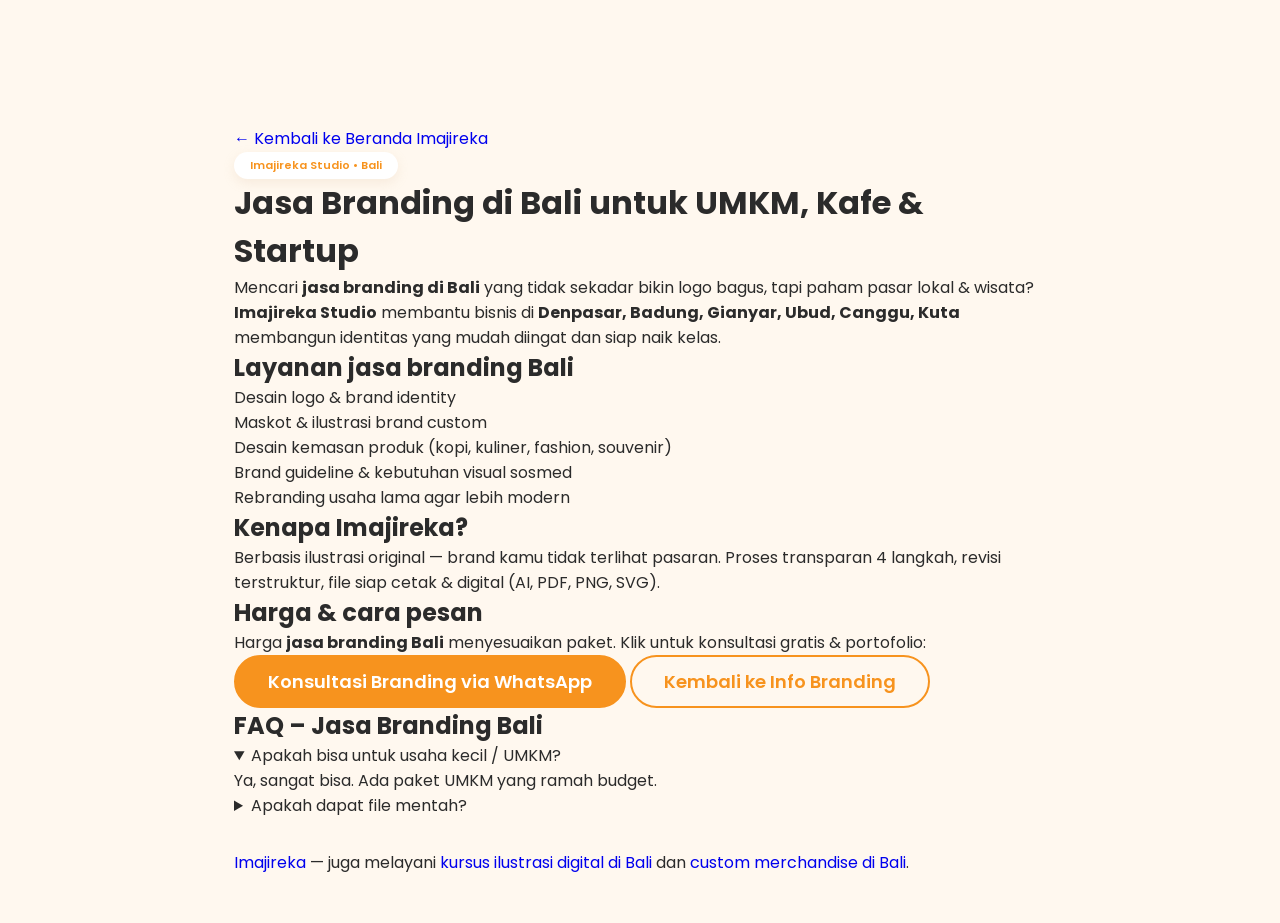
<file: jasa-branding-bali.html>
<!doctype html>
<html lang="id">
  <head>
    <meta charset="UTF-8" />
    <meta name="viewport" content="width=device-width, initial-scale=1.0" />
    <title>Jasa Branding di Bali – Logo, Kemasan & Identitas Brand | Imajireka Studio</title>
    <meta
      name="description"
      content="Jasa branding Bali untuk UMKM, kafe, villa & startup: desain logo, brand identity, maskot ilustrasi, kemasan & guideline. Portofolio Bali. Konsultasi gratis via WhatsApp!"
    />
    <meta name="robots" content="index, follow" />
    <link rel="canonical" href="https://imajireka.com/jasa-branding-bali.html" />
    <link rel="stylesheet" href="css/global.css" />
    <link rel="stylesheet" href="css/style.css" />
    <link rel="stylesheet" href="css/responsive.css" />
    <script type="application/ld+json">
      {
        "@context": "https://schema.org",
        "@graph": [
          {
            "@type": "ProfessionalService",
            "name": "Jasa Branding di Bali – Imajireka Studio",
            "description": "Jasa branding di Bali: logo, brand identity, maskot, kemasan, guideline untuk UMKM dan bisnis pariwisata.",
            "provider": {
              "@type": "Organization",
              "name": "Imajireka – PT. Imaji Dwi Karya",
              "url": "https://imajireka.com/"
            },
            "areaServed": "Bali, Indonesia",
            "url": "https://imajireka.com/jasa-branding-bali.html"
          },
          {
            "@type": "FAQPage",
            "mainEntity": [
              {
                "@type": "Question",
                "name": "Berapa harga jasa branding di Bali?",
                "acceptedAnswer": {
                  "@type": "Answer",
                  "text": "Mulai dari paket logo UMKM hingga full branding (logo + kemasan + guideline). Hubungi WhatsApp untuk pricelist sesuai kebutuhan di Denpasar, Badung, Gianyar, dan seluruh Bali."
                }
              },
              {
                "@type": "Question",
                "name": "Apakah melayani desain logo dan kemasan saja?",
                "acceptedAnswer": {
                  "@type": "Answer",
                  "text": "Ya. Bisa pesan satuan: logo saja, maskot ilustrasi saja, atau desain kemasan saja. Bisa juga full paket branding."
                }
              },
              {
                "@type": "Question",
                "name": "Berapa lama proses branding?",
                "acceptedAnswer": {
                  "@type": "Answer",
                  "text": "Logo 7-14 hari, full branding 3-6 minggu tergantung revisi dan paket yang dipilih."
                }
              }
            ]
          },
          {
            "@type": "BreadcrumbList",
            "itemListElement": [
              { "@type": "ListItem", "position": 1, "name": "Beranda", "item": "https://imajireka.com/" },
              { "@type": "ListItem", "position": 2, "name": "Jasa Branding di Bali", "item": "https://imajireka.com/jasa-branding-bali.html" }
            ]
          }
        ]
      }
    </script>
  </head>
  <body>
    <main class="container" style="max-width: 860px; padding: 3rem 1.5rem">
      <p><a href="index.html">← Kembali ke Beranda Imajireka</a></p>
      <span class="section-label">Imajireka Studio • Bali</span>
      <h1>Jasa Branding di Bali untuk UMKM, Kafe & Startup</h1>
      <p>
        Mencari <strong>jasa branding di Bali</strong> yang tidak sekadar bikin
        logo bagus, tapi paham pasar lokal & wisata?
        <strong>Imajireka Studio</strong> membantu bisnis di
        <strong>Denpasar, Badung, Gianyar, Ubud, Canggu, Kuta</strong> membangun
        identitas yang mudah diingat dan siap naik kelas.
      </p>
      <h2>Layanan jasa branding Bali</h2>
      <ul>
        <li>Desain logo & brand identity</li>
        <li>Maskot & ilustrasi brand custom</li>
        <li>Desain kemasan produk (kopi, kuliner, fashion, souvenir)</li>
        <li>Brand guideline & kebutuhan visual sosmed</li>
        <li>Rebranding usaha lama agar lebih modern</li>
      </ul>
      <h2>Kenapa Imajireka?</h2>
      <p>
        Berbasis ilustrasi original — brand kamu tidak terlihat pasaran.
        Proses transparan 4 langkah, revisi terstruktur, file siap cetak &
        digital (AI, PDF, PNG, SVG).
      </p>
      <h2>Harga & cara pesan</h2>
      <p>
        Harga <strong>jasa branding Bali</strong> menyesuaikan paket. Klik
        untuk konsultasi gratis & portofolio:
      </p>
      <p>
        <a href="https://wa.me/6285190818491?text=Halo%20Imajireka%2C%20saya%20butuh%20jasa%20branding%20di%20Bali." target="_blank" rel="noopener" class="btn btn-primary">Konsultasi Branding via WhatsApp</a>
        <a href="index.html#ecosystem" class="btn btn-secondary">Kembali ke Info Branding</a>
      </p>
      <h2>FAQ – Jasa Branding Bali</h2>
      <details open><summary>Apakah bisa untuk usaha kecil / UMKM?</summary><p>Ya, sangat bisa. Ada paket UMKM yang ramah budget.</p></details>
      <details><summary>Apakah dapat file mentah?</summary><p>Ya, dapat file master + panduan pakai logo.</p></details>
      <p style="margin-top:2rem"><a href="index.html">Imajireka</a> — juga melayani <a href="kursus-ilustrasi-digital-bali.html">kursus ilustrasi digital di Bali</a> dan <a href="custom-merchandise-bali.html">custom merchandise di Bali</a>.</p>
    </main>
  </body>
</html>
</file>
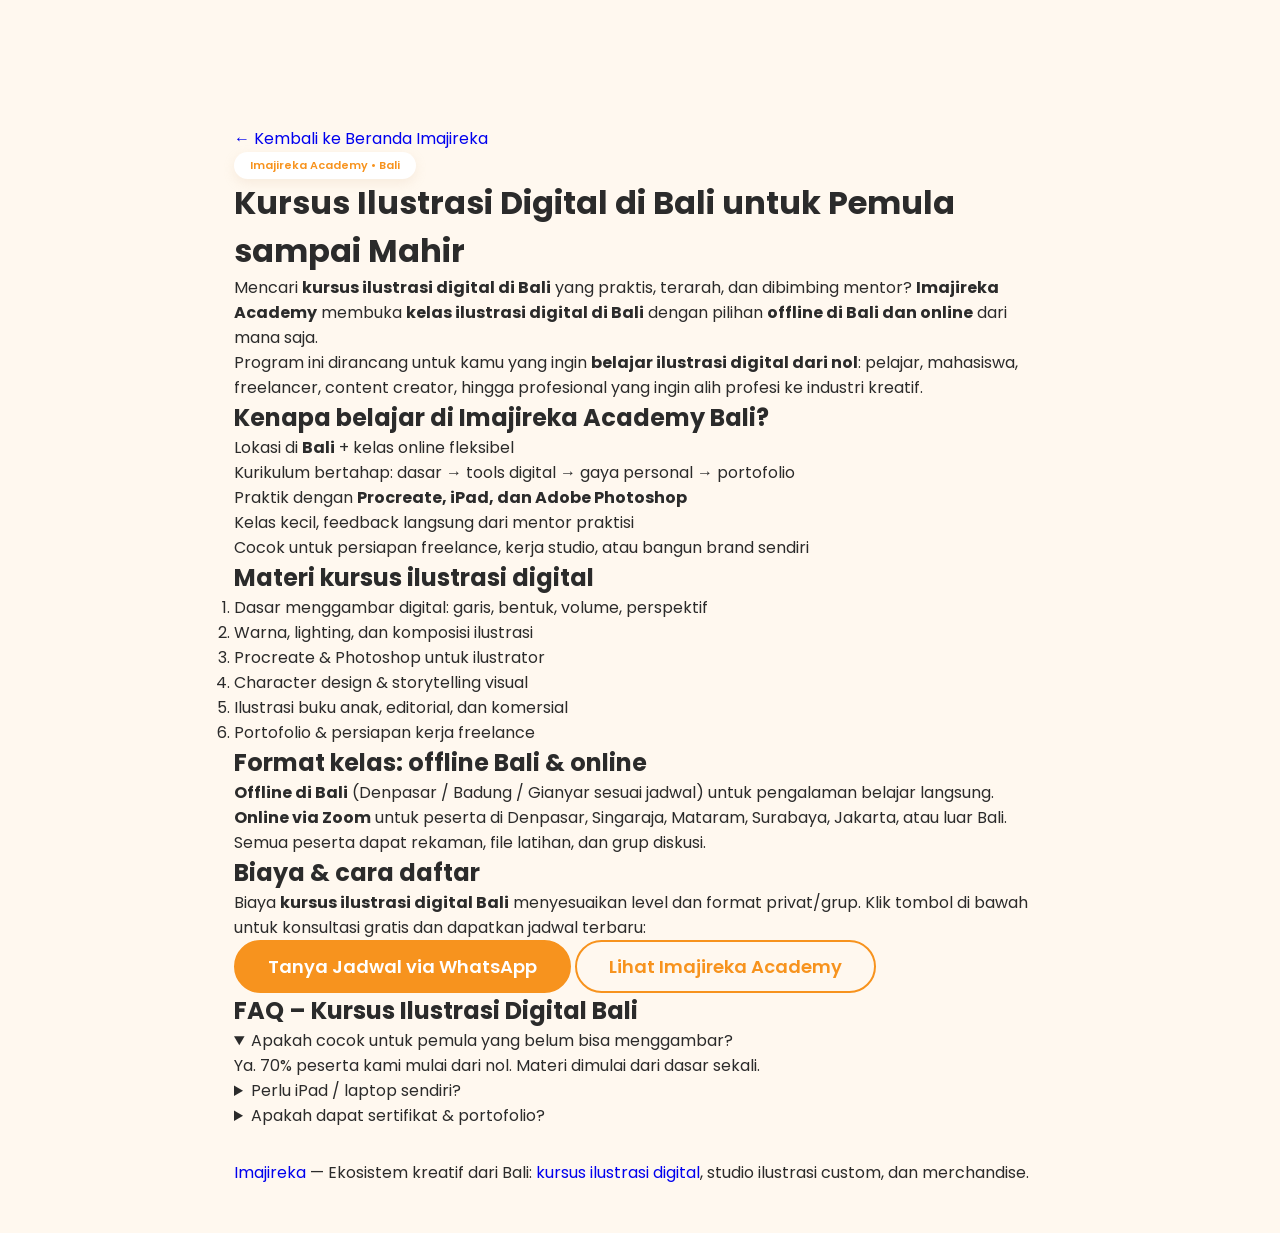
<file: kursus-ilustrasi-digital-bali.html>
<!doctype html>
<html lang="id">
  <head>
    <meta charset="UTF-8" />
    <meta name="viewport" content="width=device-width, initial-scale=1.0" />
    <title>Kursus Ilustrasi Digital di Bali (Online & Offline) | Imajireka Academy</title>
    <meta
      name="description"
      content="Kursus ilustrasi digital di Bali untuk pemula sampai mahir di Imajireka Academy. Kelas online & offline di Bali: Procreate, Photoshop, character design & portofolio. Daftar via WhatsApp!"
    />
    <meta name="robots" content="index, follow" />
    <link rel="canonical" href="https://imajireka.com/kursus-ilustrasi-digital-bali.html" />
    <link rel="stylesheet" href="css/global.css" />
    <link rel="stylesheet" href="css/style.css" />
    <link rel="stylesheet" href="css/responsive.css" />
    <script type="application/ld+json">
      {
        "@context": "https://schema.org",
        "@graph": [
          {
            "@type": "Course",
            "name": "Kursus Ilustrasi Digital di Bali – Imajireka Academy",
            "description": "Kursus ilustrasi digital di Bali: kelas online dan offline untuk pemula sampai mahir. Belajar dasar digital drawing, Procreate, Photoshop, warna, character design, dan portofolio.",
            "provider": {
              "@type": "Organization",
              "name": "Imajireka – PT. Imaji Dwi Karya",
              "url": "https://imajireka.com/",
              "sameAs": ["https://www.instagram.com/imajireka"]
            },
            "hasCourseInstance": {
              "@type": "CourseInstance",
              "courseMode": ["online", "onsite"],
              "location": "Bali, Indonesia"
            }
          },
          {
            "@type": "FAQPage",
            "mainEntity": [
              {
                "@type": "Question",
                "name": "Apakah kursus ilustrasi digital di Bali ini cocok untuk pemula yang belum bisa menggambar?",
                "acceptedAnswer": {
                  "@type": "Answer",
                  "text": "Ya, sangat cocok. Kurikulum Imajireka Academy dimulai dari dasar: garis, bentuk, volume, warna, hingga digital tools seperti Procreate dan Photoshop."
                }
              },
              {
                "@type": "Question",
                "name": "Apakah tersedia kelas online dan offline di Bali?",
                "acceptedAnswer": {
                  "@type": "Answer",
                  "text": "Ya. Kelas offline diadakan di Bali (Denpasar & sekitarnya), dan kelas online bisa diikuti dari seluruh Indonesia dengan jadwal fleksibel."
                }
              },
              {
                "@type": "Question",
                "name": "Apa saja yang dipelajari di kursus ilustrasi digital Bali?",
                "acceptedAnswer": {
                  "@type": "Answer",
                  "text": "Dasar menggambar digital, anatomi, perspektif, teori warna, Procreate & Photoshop, character design, ilustrasi buku anak, dan penyusunan portofolio."
                }
              },
              {
                "@type": "Question",
                "name": "Berapa biaya kursus ilustrasi digital di Bali?",
                "acceptedAnswer": {
                  "@type": "Answer",
                  "text": "Biaya tergantung privat/grup dan online/offline. Hubungi WhatsApp 085190818491 untuk info biaya dan jadwal terbaru."
                }
              }
            ]
          },
          {
            "@type": "BreadcrumbList",
            "itemListElement": [
              {
                "@type": "ListItem",
                "position": 1,
                "name": "Beranda",
                "item": "https://imajireka.com/"
              },
              {
                "@type": "ListItem",
                "position": 2,
                "name": "Kursus Ilustrasi Digital di Bali",
                "item": "https://imajireka.com/kursus-ilustrasi-digital-bali.html"
              }
            ]
          }
        ]
      }
    </script>
  </head>
  <body>
    <main class="container" style="max-width: 860px; padding: 3rem 1.5rem">
      <p><a href="index.html">← Kembali ke Beranda Imajireka</a></p>
      <span class="section-label">Imajireka Academy • Bali</span>
      <h1>Kursus Ilustrasi Digital di Bali untuk Pemula sampai Mahir</h1>
      <p>
        Mencari <strong>kursus ilustrasi digital di Bali</strong> yang praktis,
        terarah, dan dibimbing mentor? <strong>Imajireka Academy</strong>
        membuka <strong>kelas ilustrasi digital di Bali</strong> dengan pilihan
        <strong>offline di Bali dan online</strong> dari mana saja.
      </p>
      <p>
        Program ini dirancang untuk kamu yang ingin
        <strong>belajar ilustrasi digital dari nol</strong>: pelajar, mahasiswa,
        freelancer, content creator, hingga profesional yang ingin alih profesi
        ke industri kreatif.
      </p>

      <h2>Kenapa belajar di Imajireka Academy Bali?</h2>
      <ul>
        <li>Lokasi di <strong>Bali</strong> + kelas online fleksibel</li>
        <li>Kurikulum bertahap: dasar → tools digital → gaya personal → portofolio</li>
        <li>Praktik dengan <strong>Procreate, iPad, dan Adobe Photoshop</strong></li>
        <li>Kelas kecil, feedback langsung dari mentor praktisi</li>
        <li>Cocok untuk persiapan freelance, kerja studio, atau bangun brand sendiri</li>
      </ul>

      <h2>Materi kursus ilustrasi digital</h2>
      <ol>
        <li>Dasar menggambar digital: garis, bentuk, volume, perspektif</li>
        <li>Warna, lighting, dan komposisi ilustrasi</li>
        <li>Procreate & Photoshop untuk ilustrator</li>
        <li>Character design & storytelling visual</li>
        <li>Ilustrasi buku anak, editorial, dan komersial</li>
        <li>Portofolio & persiapan kerja freelance</li>
      </ol>

      <h2>Format kelas: offline Bali & online</h2>
      <p>
        <strong>Offline di Bali</strong> (Denpasar / Badung / Gianyar sesuai
        jadwal) untuk pengalaman belajar langsung. <strong>Online via Zoom</strong>
        untuk peserta di Denpasar, Singaraja, Mataram, Surabaya, Jakarta, atau
        luar Bali. Semua peserta dapat rekaman, file latihan, dan grup diskusi.
      </p>

      <h2>Biaya & cara daftar</h2>
      <p>
        Biaya <strong>kursus ilustrasi digital Bali</strong> menyesuaikan level
        dan format privat/grup. Klik tombol di bawah untuk konsultasi gratis dan
        dapatkan jadwal terbaru:
      </p>
      <p>
        <a
          href="https://wa.me/6285190818491?text=Halo%20Imajireka%2C%20saya%20ingin%20info%20kursus%20ilustrasi%20digital%20di%20Bali."
          target="_blank"
          rel="noopener"
          class="btn btn-primary"
          >Tanya Jadwal via WhatsApp</a
        >
        <a href="https://imajireka.com/academy/" class="btn btn-secondary"
          >Lihat Imajireka Academy</a
        >
      </p>

      <h2>FAQ – Kursus Ilustrasi Digital Bali</h2>
      <details open>
        <summary>Apakah cocok untuk pemula yang belum bisa menggambar?</summary>
        <p>Ya. 70% peserta kami mulai dari nol. Materi dimulai dari dasar sekali.</p>
      </details>
      <details>
        <summary>Perlu iPad / laptop sendiri?</summary>
        <p>Untuk kelas offline alat disediakan / bisa sewa. Untuk online disarankan punya iPad + Procreate atau laptop + Photoshop, tapi bisa konsultasi dulu.</p>
      </details>
      <details>
        <summary>Apakah dapat sertifikat & portofolio?</summary>
        <p>Ya. Kamu lulus dengan 3–5 karya portofolio siap tampil + sertifikat Imajireka Academy.</p>
      </details>
      <p style="margin-top:2rem">
        <a href="index.html">Imajireka</a> — Ekosistem kreatif dari Bali:
        <a href="index.html#ecosystem">kursus ilustrasi digital</a>,
        studio ilustrasi custom, dan merchandise.
      </p>
    </main>
  </body>
</html>
</file>
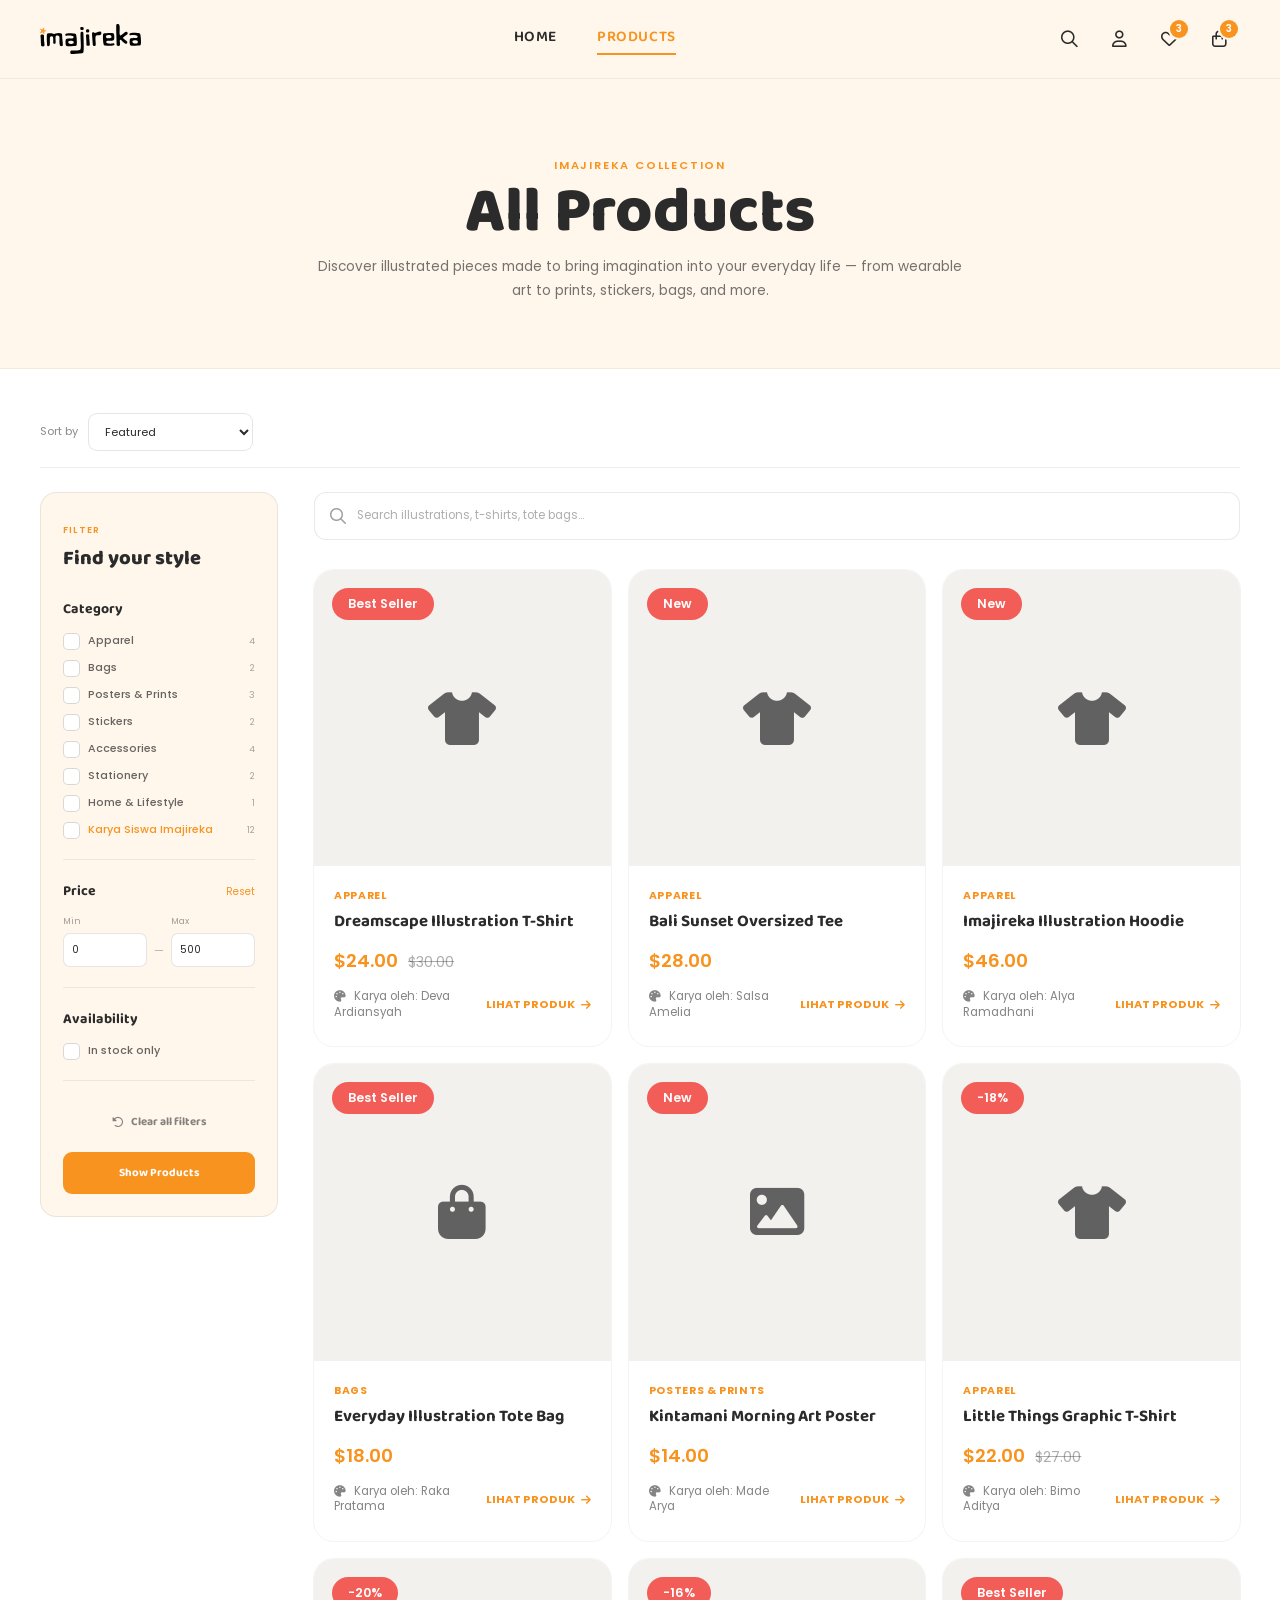
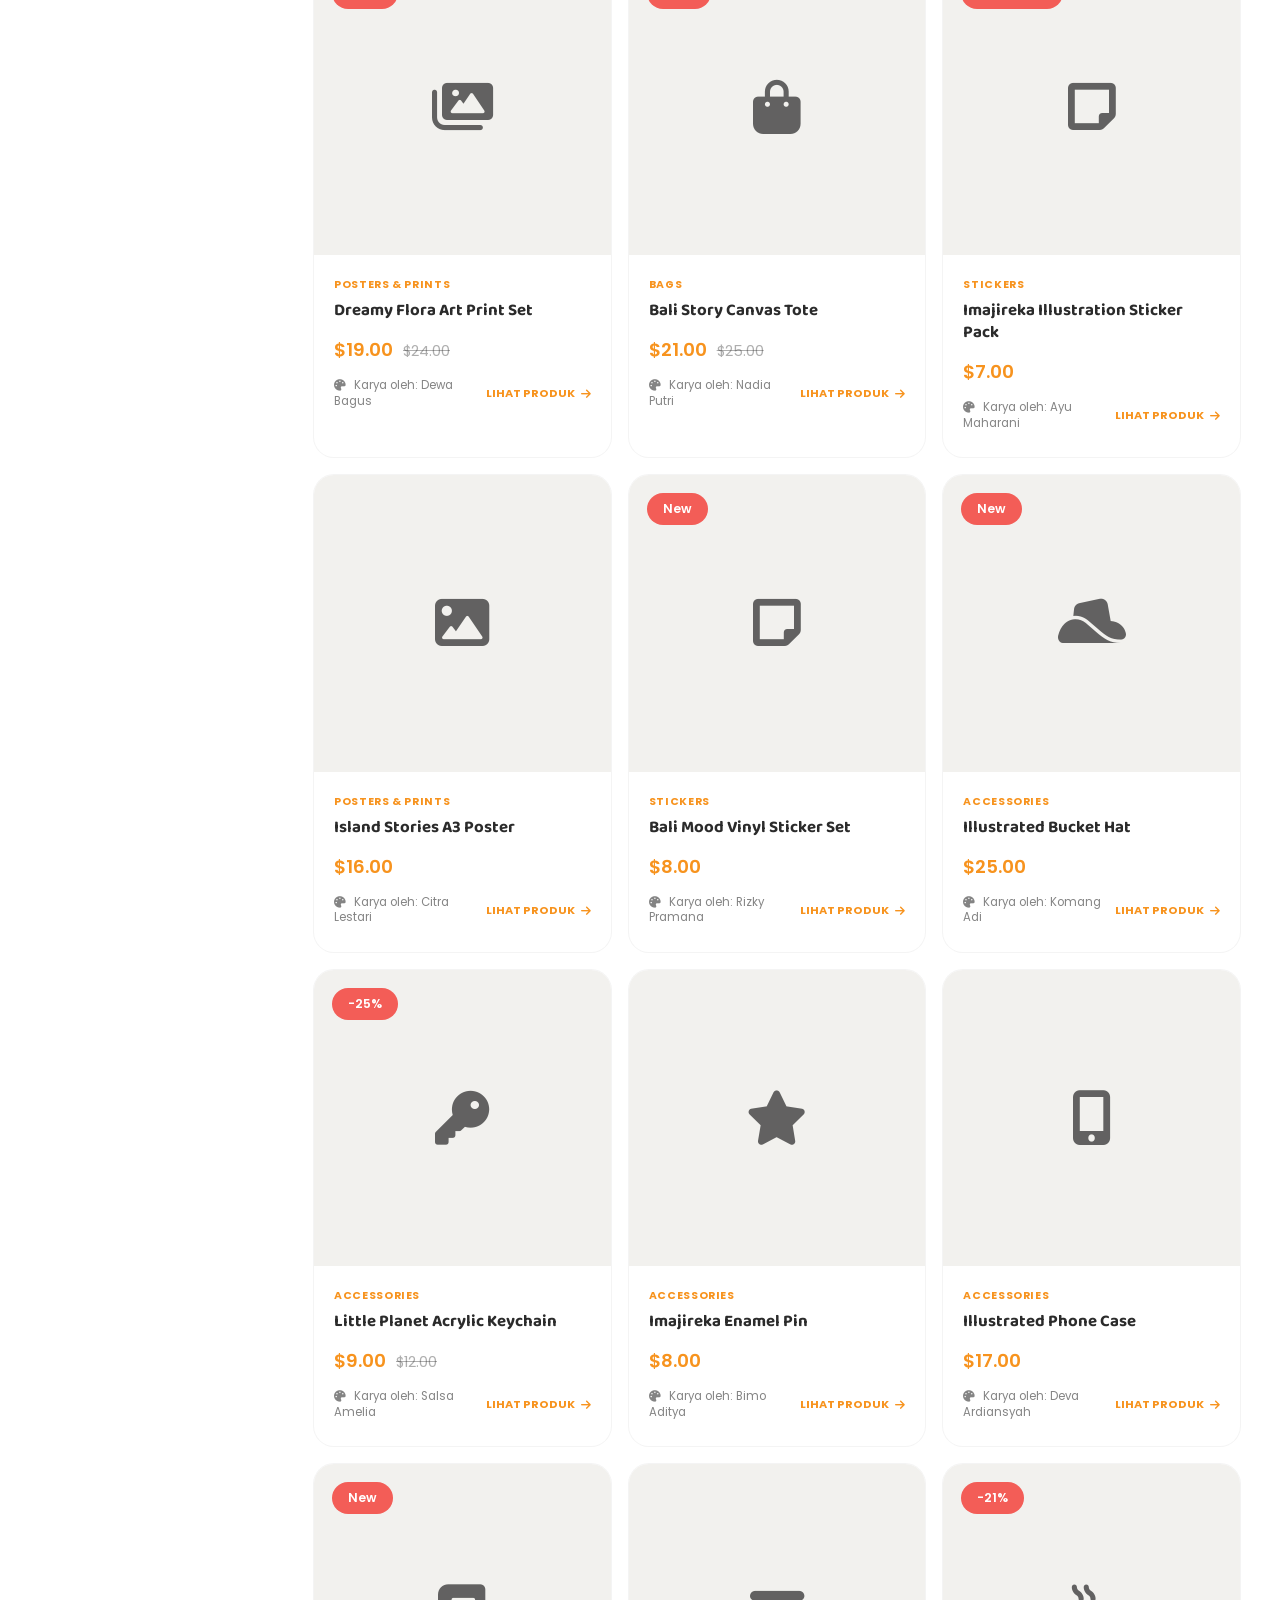
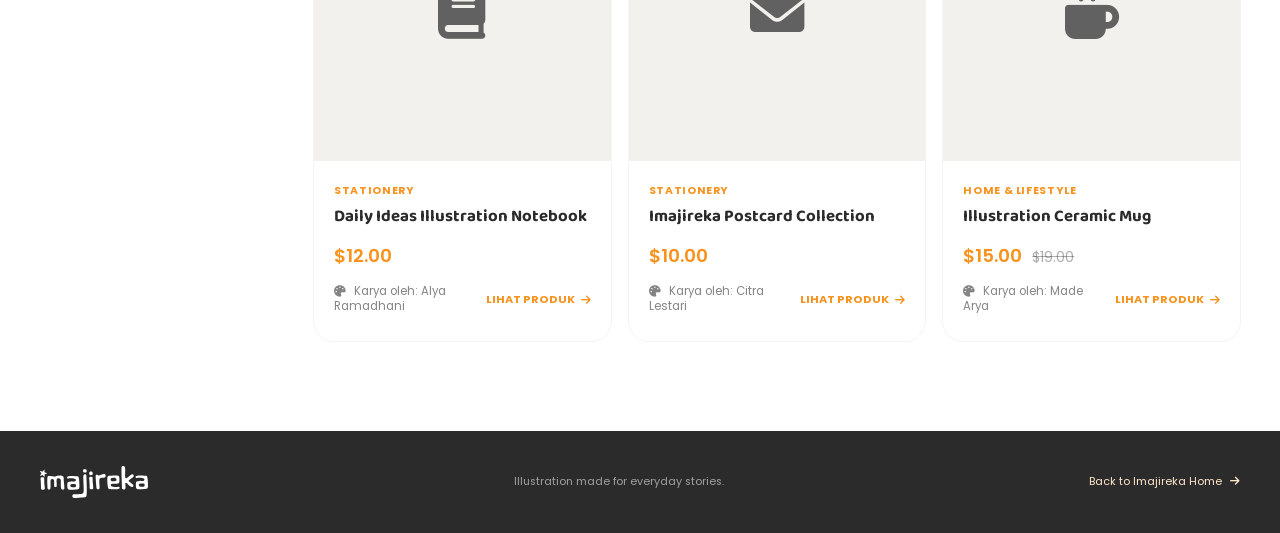
<file: merchandise/all-products.html>
<!doctype html>

<html lang="en">
  <head>
    <meta charset="utf-8" />
    <meta content="width=device-width, initial-scale=1.0" name="viewport" />
    <title>All Products — Imajireka Merchandise</title>
    <meta
      content="Explore all Imajireka merchandise, from illustrated apparel and tote bags to posters, stickers, accessories, and more."
      name="description"
    />
    <link href="https://fonts.googleapis.com" rel="preconnect" />
    <link crossorigin="" href="https://fonts.gstatic.com" rel="preconnect" />
    <link
      href="https://fonts.googleapis.com/css2?family=Baloo+2:wght@500;600;700;800&amp;family=Poppins:wght@300;400;500;600&amp;display=swap"
      rel="stylesheet"
    />
    <link href="css/font-awesome-pro.css" rel="stylesheet" />
    <link href="css/style.css" rel="stylesheet" />
    <link href="css/all-products.css" rel="stylesheet" />
  </head>
  <body class="all-products-page">
    <!-- ===================== HEADER ===================== -->
    <header class="site-header">
      <div class="header-inner">
        <a class="logo" href="#">
          <img alt="" height="30px" src="assets/imajireka-logo.svg" />
        </a>
        <nav class="main-nav">
          <a class="nav-link" data-nav-section="hero" href="index.html#hero"
            >Home</a
          >
          <a
            class="nav-link active"
            data-nav-section="products"
            href="index.html#products"
            >Products</a
          >
        </nav>
        <div class="header-icons">
          <button
            aria-controls="search-modal"
            aria-expanded="false"
            aria-label="Cari"
            class="icon-btn"
            id="search-btn"
            type="button"
          >
            <i class="fa-regular fa-magnifying-glass"></i>
          </button>
          <button
            aria-controls="login-modal"
            aria-expanded="false"
            aria-label="Akun"
            class="icon-btn"
            id="account-btn"
            type="button"
          >
            <i class="fa-regular fa-user"></i>
          </button>
          <button
            aria-controls="wishlist-modal"
            aria-expanded="false"
            aria-label="Wishlist"
            class="icon-btn"
            id="wishlist-btn"
            type="button"
          >
            <i class="fa-regular fa-heart"></i>
            <span class="badge" id="wishlist-badge">3</span>
          </button>
          <button
            aria-controls="cart-modal"
            aria-expanded="false"
            aria-label="Keranjang"
            class="icon-btn"
            id="cart-btn"
            type="button"
          >
            <i class="fa-regular fa-bag-shopping"></i>
            <span class="badge" id="cart-badge">3</span>
          </button>
        </div>
        <button aria-label="Buka menu" class="menu-toggle">
          <i class="fa-solid fa-bars"></i>
        </button>
        <!-- ===================== TABLET MENU ===================== -->
        <div
          aria-hidden="true"
          class="tablet-menu-panel"
          id="tablet-menu-panel"
        >
          <a
            class="tablet-menu-link"
            data-nav-section="hero"
            href="index.html#hero"
          >
            <i class="fa-regular fa-house"></i>
            <span>Home</span>
          </a>
          <a
            class="tablet-menu-link active"
            data-nav-section="products"
            href="index.html#products"
          >
            <i class="fa-regular fa-grid-2"></i>
            <span>Products</span>
          </a>
        </div>
      </div>
    </header>
    <nav aria-label="Navigasi mobile" class="mobile-bottom-nav">
      <a
        aria-label="Home"
        class="mobile-nav-link active"
        data-nav-section="hero"
        href="index.html#hero"
      >
        <i class="fa-regular fa-house"></i>
        <span>Home</span>
      </a>
      <a
        aria-label="Products"
        class="mobile-nav-link active"
        data-nav-section="products"
        href="index.html#products"
      >
        <i class="fa-regular fa-grid-2"></i>
        <span>Products</span>
      </a>
      <button
        aria-label="Wishlist"
        class="mobile-nav-link mobile-nav-action"
        data-mobile-action="wishlist"
        type="button"
      >
        <span class="mobile-nav-icon">
          <i class="fa-regular fa-heart"></i>
          <span class="mobile-nav-badge" id="mobile-wishlist-badge">3</span>
        </span>
        <span>Wishlist</span>
      </button>
      <button
        aria-label="Account"
        class="mobile-nav-link mobile-nav-action"
        data-mobile-action="account"
        type="button"
      >
        <i class="fa-regular fa-user"></i>
        <span>Account</span>
      </button>
    </nav>
    <div aria-hidden="true" class="login-modal" id="login-modal">
      <div class="login-overlay" data-close-login=""></div>
      <div
        aria-labelledby="login-title"
        aria-modal="true"
        class="login-card"
        role="dialog"
      >
        <button
          aria-label="Tutup"
          class="login-close"
          id="login-close"
          type="button"
        >
          <i class="fa-solid fa-xmark"></i>
        </button>
        <!-- ===================== LOGIN VIEW ===================== -->
        <div
          class="account-view account-login-view active"
          id="account-login-view"
        >
          <div class="login-header">
            <img
              alt="Imajireka"
              class="login-logo"
              src="assets/imajireka-logo.svg"
            />
            <h2 id="login-title">Sign in to Imajireka.</h2>
            <p>Please enter your details below to sign in.</p>
          </div>
          <form class="login-form" id="login-form">
            <div class="form-group">
              <label for="login-email">Your Email <span>*</span></label>
              <input
                autocomplete="email"
                id="login-email"
                name="email"
                placeholder="email@address.com"
                required=""
                type="email"
              />
            </div>
            <div class="form-group">
              <label for="login-password">Password <span>*</span></label>
              <div class="password-wrapper">
                <input
                  autocomplete="current-password"
                  id="login-password"
                  minlength="6"
                  name="password"
                  placeholder="6+ characters required"
                  required=""
                  type="password"
                />
                <button
                  aria-label="Tampilkan password"
                  class="password-toggle"
                  id="password-toggle"
                  type="button"
                >
                  <i class="fa-regular fa-eye-slash"></i>
                </button>
              </div>
            </div>
            <div class="login-options">
              <label class="remember-me">
                <input id="remember-me" type="checkbox" />
                <span class="custom-checkbox"></span>
                <span>Remember me</span>
              </label>
              <button
                class="forgot-password"
                id="forgot-password"
                type="button"
              >
                Forgot Password?
              </button>
            </div>
            <button class="login-submit" type="submit">Login</button>
            <button class="create-account" id="create-account" type="button">
              Create Account
            </button>
          </form>
          <div class="login-divider">
            <span></span>
            <p>Or continue with</p>
            <span></span>
          </div>
          <div class="social-login">
            <button
              aria-label="Login dengan Google"
              class="social-btn"
              data-provider="Google"
              type="button"
            >
              <i class="fa-brands fa-google"></i>
            </button>
            <button
              aria-label="Login dengan Apple"
              class="social-btn"
              data-provider="Apple"
              type="button"
            >
              <i class="fa-brands fa-apple"></i>
            </button>
            <button
              aria-label="Login dengan Facebook"
              class="social-btn"
              data-provider="Facebook"
              type="button"
            >
              <i class="fa-brands fa-facebook-f"></i>
            </button>
            <button
              aria-label="Login dengan X"
              class="social-btn"
              data-provider="X"
              type="button"
            >
              <i class="fa-brands fa-x-twitter"></i>
            </button>
          </div>
        </div>
        <!-- ===================== REGISTER VIEW ===================== -->
        <div
          class="account-view account-register-view"
          hidden=""
          id="account-register-view"
        >
          <div class="login-header">
            <img
              alt="Imajireka"
              class="login-logo"
              src="assets/imajireka-logo.svg"
            />
            <h2>Create your Imajireka account.</h2>
            <p>Join Imajireka and make your shopping experience better.</p>
          </div>
          <form class="login-form register-form" id="register-form">
            <div class="form-group">
              <label for="register-name">Full Name <span>*</span></label>
              <input
                autocomplete="name"
                id="register-name"
                name="name"
                placeholder="Your full name"
                required=""
                type="text"
              />
            </div>
            <div class="form-group">
              <label for="register-email">Your Email <span>*</span></label>
              <input
                autocomplete="email"
                id="register-email"
                name="email"
                placeholder="email@address.com"
                required=""
                type="email"
              />
            </div>
            <div class="form-group">
              <label for="register-password">Password <span>*</span></label>
              <div class="password-wrapper">
                <input
                  autocomplete="new-password"
                  id="register-password"
                  minlength="6"
                  name="password"
                  placeholder="6+ characters required"
                  required=""
                  type="password"
                />
                <button
                  aria-label="Tampilkan password"
                  class="password-toggle register-password-toggle"
                  data-target="register-password"
                  type="button"
                >
                  <i class="fa-regular fa-eye-slash"></i>
                </button>
              </div>
            </div>
            <div class="form-group">
              <label for="register-confirm-password"
                >Confirm Password <span>*</span></label
              >
              <div class="password-wrapper">
                <input
                  autocomplete="new-password"
                  id="register-confirm-password"
                  minlength="6"
                  name="confirm-password"
                  placeholder="Repeat your password"
                  required=""
                  type="password"
                />
                <button
                  aria-label="Tampilkan password"
                  class="password-toggle register-password-toggle"
                  data-target="register-confirm-password"
                  type="button"
                >
                  <i class="fa-regular fa-eye-slash"></i>
                </button>
              </div>
            </div>
            <label class="terms-checkbox">
              <input id="register-terms" required="" type="checkbox" />
              <span class="custom-checkbox"></span>
              <span>
                I agree to Imajireka's
                <a class="terms-link" href="#">Terms &amp; Conditions</a>
                and
                <a class="terms-link" href="#">Privacy Policy</a>.
              </span>
            </label>
            <button class="login-submit" type="submit">Create Account</button>
            <button class="back-to-login" id="back-to-login" type="button">
              <i class="fa-solid fa-arrow-left"></i>
              Back to Login
            </button>
          </form>
          <div class="login-divider">
            <span></span>
            <p>Or sign up with</p>
            <span></span>
          </div>
          <div class="social-login">
            <button
              aria-label="Daftar dengan Google"
              class="social-btn"
              data-provider="Google"
              type="button"
            >
              <i class="fa-brands fa-google"></i>
            </button>
            <button
              aria-label="Daftar dengan Apple"
              class="social-btn"
              data-provider="Apple"
              type="button"
            >
              <i class="fa-brands fa-apple"></i>
            </button>
            <button
              aria-label="Daftar dengan Facebook"
              class="social-btn"
              data-provider="Facebook"
              type="button"
            >
              <i class="fa-brands fa-facebook-f"></i>
            </button>
            <button
              aria-label="Daftar dengan X"
              class="social-btn"
              data-provider="X"
              type="button"
            >
              <i class="fa-brands fa-x-twitter"></i>
            </button>
          </div>
        </div>
        <p aria-live="polite" class="login-message" id="login-message"></p>
      </div>
    </div>
    <div aria-hidden="true" class="wishlist-modal" id="wishlist-modal">
      <div class="wishlist-overlay" data-close-wishlist=""></div>
      <div
        aria-labelledby="wishlist-title"
        aria-modal="true"
        class="wishlist-card"
        role="dialog"
      >
        <button
          aria-label="Tutup wishlist"
          class="wishlist-close"
          id="wishlist-close"
          type="button"
        >
          <i class="fa-solid fa-xmark"></i>
        </button>
        <div class="wishlist-header">
          <div>
            <span class="wishlist-eyebrow">Imajireka Collection</span>
            <h2 id="wishlist-title">My Wishlist</h2>
          </div>
          <span class="wishlist-count" id="wishlist-count">3 Items</span>
        </div>
        <div class="wishlist-table-head">
          <span></span>
          <span>Product Name</span>
          <span>Unit Price</span>
          <span>Stock Status</span>
          <span>Actions</span>
        </div>
        <div class="wishlist-list" id="wishlist-list"></div>
        <div class="wishlist-empty" hidden="" id="wishlist-empty">
          <div class="wishlist-empty-icon">
            <i class="fa-regular fa-heart"></i>
          </div>
          <h3>Your wishlist is empty</h3>
          <p>Save the products you love and find them here later.</p>
          <button class="wishlist-shop" id="wishlist-shop" type="button">
            Explore Products
            <i class="fa-solid fa-arrow-right"></i>
          </button>
        </div>
        <div class="wishlist-footer">
          <button
            class="wishlist-continue"
            id="wishlist-continue"
            type="button"
          >
            Continue Shopping
          </button>
          <p>Keep your favorite Imajireka products close.</p>
        </div>
      </div>
    </div>
    <div aria-hidden="true" class="cart-modal" id="cart-modal">
      <div class="cart-overlay" data-close-cart=""></div>
      <div
        aria-labelledby="cart-title"
        aria-modal="true"
        class="cart-card"
        role="dialog"
      >
        <button
          aria-label="Tutup keranjang"
          class="cart-close"
          id="cart-close"
          type="button"
        >
          <i class="fa-solid fa-xmark"></i>
        </button>
        <div class="cart-header">
          <div>
            <span class="cart-eyebrow">Imajireka Collection</span>
            <h2 id="cart-title">Your Cart</h2>
          </div>
          <span class="cart-count" id="cart-count">3 Items</span>
        </div>
        <div class="cart-layout">
          <div class="cart-items-panel">
            <div class="cart-items" id="cart-items"></div>
            <div class="cart-empty" hidden="" id="cart-empty">
              <div class="cart-empty-icon">
                <i class="fa-solid fa-bag-shopping"></i>
              </div>
              <h3>Your cart is empty</h3>
              <p>
                Discover your next favorite Imajireka product and add it to your
                cart.
              </p>
              <button class="cart-shop" id="cart-shop" type="button">
                Explore Products
                <i class="fa-solid fa-arrow-right"></i>
              </button>
            </div>
          </div>
          <aside class="cart-summary">
            <div class="cart-summary-head">
              <span class="cart-summary-eyebrow">Imajireka</span>
              <h3>Order Summary</h3>
            </div>
            <div class="cart-summary-row">
              <span>Subtotal</span>
              <strong id="cart-subtotal">$0.00</strong>
            </div>
            <div class="cart-summary-row cart-discount-row">
              <span>Discount <small id="cart-discount-label">(0%)</small></span>
              <strong id="cart-discount">-$0.00</strong>
            </div>
            <div class="cart-summary-row">
              <span>Delivery Fee</span>
              <strong id="cart-delivery">$15.00</strong>
            </div>
            <div class="cart-summary-total">
              <span>Total</span>
              <strong id="cart-total">$0.00</strong>
            </div>
            <div class="cart-promo">
              <div class="cart-promo-input">
                <i class="fa-solid fa-tag"></i>
                <input
                  autocomplete="off"
                  id="cart-promo-code"
                  placeholder="Add promo code"
                  type="text"
                />
              </div>
              <button id="cart-promo-apply" type="button">Apply</button>
            </div>
            <p class="cart-promo-message" id="cart-promo-message"></p>
            <button class="cart-checkout" id="cart-checkout" type="button">
              Go to Checkout
              <i class="fa-solid fa-arrow-right"></i>
            </button>
          </aside>
        </div>
        <div class="cart-footer">
          <button class="cart-continue" id="cart-continue" type="button">
            Continue Shopping
          </button>
          <p>Secure checkout · Imajireka Merchandise</p>
        </div>
      </div>
    </div>
    <div aria-hidden="true" class="product-modal" id="product-modal">
      <div class="product-overlay" data-close-product=""></div>
      <div
        aria-labelledby="product-modal-title"
        aria-modal="true"
        class="product-modal-card"
        role="dialog"
      >
        <button
          aria-label="Tutup detail produk"
          class="product-modal-close"
          id="product-modal-close"
          type="button"
        >
          <i class="fa-solid fa-xmark"></i>
        </button>
        <div class="product-modal-grid">
          <div class="product-modal-visual">
            <span class="product-modal-badge" id="product-modal-badge"
              >New</span
            >
            <div class="product-zoom-area" id="product-zoom-area">
              <div class="product-zoom-image" id="product-zoom-image">
                <i class="fa-solid fa-keyboard" id="product-modal-icon"></i>
              </div>
              <span class="product-zoom-hint">
                <i class="fa-solid fa-magnifying-glass-plus"></i>
                Hover to zoom
              </span>
            </div>
          </div>
          <div class="product-modal-content">
            <span class="product-modal-category" id="product-modal-category"
              >Imajireka Collection</span
            >
            <h2 id="product-modal-title">Magic Keyboard for iPad Air</h2>
            <div class="product-modal-meta">
              <div class="product-rating" id="product-modal-rating">
                <span class="rating-stars">★★★★★</span>
                <span id="product-review-count">(12 reviews)</span>
              </div>
              <div class="product-sold">
                <i class="fa-solid fa-fire-flame-curved"></i>
                <span id="product-sold-count">41 sold in last 16 hours</span>
              </div>
            </div>
            <div class="product-modal-price">
              <strong id="product-modal-price">$260.00</strong>
              <del id="product-modal-old-price">$280.00</del>
            </div>
            <div class="product-option">
              <div class="product-option-head">
                <span>Size:</span>
                <strong id="product-selected-size">Standard</strong>
              </div>
              <div class="product-size-list" id="product-size-list"></div>
            </div>
            <div class="product-option">
              <div class="product-option-head">
                <span>Color:</span>
                <strong id="product-selected-color">Original</strong>
              </div>
              <div class="product-color-list" id="product-color-list"></div>
            </div>
            <div class="product-modal-actions">
              <div class="product-quantity">
                <button
                  aria-label="Kurangi jumlah"
                  id="product-quantity-minus"
                  type="button"
                >
                  <i class="fa-solid fa-minus"></i>
                </button>
                <span id="product-quantity">1</span>
                <button
                  aria-label="Tambah jumlah"
                  id="product-quantity-plus"
                  type="button"
                >
                  <i class="fa-solid fa-plus"></i>
                </button>
              </div>
              <button
                class="product-add-cart"
                id="product-add-cart"
                type="button"
              >
                ADD TO CART
              </button>
              <button
                aria-label="Tambah ke wishlist"
                class="product-action-circle"
                id="product-wishlist-toggle"
                type="button"
              >
                <i class="fa-regular fa-heart"></i>
              </button>
            </div>
            <button class="product-buy-now" id="product-buy-now" type="button">
              BUY NOW
            </button>
            <button
              class="product-details-link"
              id="product-details-link"
              type="button"
            >
              View Full Details
              <i class="fa-solid fa-arrow-right"></i>
            </button>
            <p class="product-modal-message" id="product-modal-message"></p>
          </div>
        </div>
      </div>
    </div>
    <div aria-hidden="true" class="search-modal" id="search-modal">
      <div class="search-overlay" data-close-search=""></div>
      <div
        aria-labelledby="search-title"
        aria-modal="true"
        class="search-card"
        role="dialog"
      >
        <button
          aria-label="Tutup pencarian"
          class="search-close"
          id="search-close"
          type="button"
        >
          <i class="fa-solid fa-xmark"></i>
        </button>
        <div class="search-header">
          <span class="search-eyebrow">IMAJIREKA SEARCH</span>
          <h2 id="search-title">What are you looking for?</h2>
          <p>Find your favorite products from the Imajireka collection.</p>
        </div>
        <form class="search-form" id="search-form">
          <i class="fa-solid fa-magnifying-glass"></i>
          <input
            aria-label="Cari produk Imajireka"
            autocomplete="off"
            id="search-input"
            placeholder="Search products..."
            type="search"
          />
          <button
            aria-label="Hapus pencarian"
            class="search-clear"
            id="search-clear"
            type="button"
          >
            <i class="fa-solid fa-xmark"></i>
          </button>
        </form>
        <div class="search-content">
          <div class="search-popular" id="search-popular">
            <div class="search-section-head">
              <h3>Popular Searches</h3>
            </div>
            <div class="search-tags">
              <button
                class="search-tag"
                data-search-term="keyboard"
                type="button"
              >
                Keyboard
              </button>
              <button
                class="search-tag"
                data-search-term="earbuds"
                type="button"
              >
                Earbuds
              </button>
              <button class="search-tag" data-search-term="watch" type="button">
                Smart Watch
              </button>
              <button
                class="search-tag"
                data-search-term="controller"
                type="button"
              >
                Game Controller
              </button>
            </div>
          </div>
          <div
            aria-live="polite"
            class="search-results"
            id="search-results"
          ></div>
        </div>
        <p class="search-message" id="search-message"></p>
      </div>
    </div>
    <div
      aria-hidden="true"
      class="account-popup-wrapper"
      id="account-popup-wrapper"
    >
      <div class="account-popup-overlay" data-close-account=""></div>
      <div
        aria-labelledby="account-popup-title"
        aria-modal="true"
        class="account-popup"
        id="account-popup"
        role="dialog"
      >
        <div class="account-popup-head">
          <div class="account-user">
            <div class="account-avatar" id="account-avatar">G</div>
            <div class="account-user-info">
              <h3 id="account-popup-title">Hello, Gangga! 👋</h3>
              <p id="account-popup-email">gangga@example.com</p>
            </div>
          </div>
          <button
            aria-label="Tutup account menu"
            class="account-popup-close"
            id="account-popup-close"
            type="button"
          >
            <i class="fa-solid fa-xmark"></i>
          </button>
        </div>
        <div class="account-popup-menu">
          <button
            class="account-menu-item"
            data-account-page="account"
            type="button"
          >
            <span class="account-menu-icon">
              <i class="fa-regular fa-user"></i>
            </span>
            <span class="account-menu-text">
              <strong>My Account</strong>
              <small>Profile &amp; personal information</small>
            </span>
            <i class="fa-solid fa-angle-right account-menu-arrow"></i>
          </button>
          <button
            class="account-menu-item"
            data-account-page="orders"
            type="button"
          >
            <span class="account-menu-icon">
              <i class="fa-regular fa-box"></i>
            </span>
            <span class="account-menu-text">
              <strong>My Orders</strong>
              <small>Track your recent orders</small>
            </span>
            <i class="fa-solid fa-angle-right account-menu-arrow"></i>
          </button>
          <button
            class="account-menu-item"
            data-account-page="wishlist"
            type="button"
          >
            <span class="account-menu-icon">
              <i class="fa-regular fa-heart"></i>
            </span>
            <span class="account-menu-text">
              <strong>My Wishlist</strong>
              <small>View your saved products</small>
            </span>
            <i class="fa-solid fa-angle-right account-menu-arrow"></i>
          </button>
          <button
            class="account-menu-item"
            data-account-page="addresses"
            type="button"
          >
            <span class="account-menu-icon">
              <i class="fa-regular fa-location-dot"></i>
            </span>
            <span class="account-menu-text">
              <strong>Addresses</strong>
              <small>Manage your delivery addresses</small>
            </span>
            <i class="fa-solid fa-angle-right account-menu-arrow"></i>
          </button>
        </div>
        <div class="account-popup-footer">
          <button class="account-logout" id="account-logout" type="button">
            <i class="fa-regular fa-arrow-right-from-bracket"></i>
            <span>Logout</span>
          </button>
        </div>
      </div>
    </div>
    <div
      aria-hidden="true"
      class="account-page-wrapper"
      id="account-page-wrapper"
    >
      <div class="account-page-overlay" data-close-account-page=""></div>
      <div
        aria-labelledby="account-page-title"
        aria-modal="true"
        class="account-page-modal"
        role="dialog"
      >
        <button
          aria-label="Tutup halaman akun"
          class="account-page-close"
          id="account-page-close"
          type="button"
        >
          <i class="fa-solid fa-xmark"></i>
        </button>
        <div class="account-page-header">
          <div class="account-page-avatar" id="account-page-avatar">G</div>
          <div>
            <p class="account-page-eyebrow">My Account</p>
            <h2 id="account-page-title">Welcome back!</h2>
            <p id="account-page-email">gangga@example.com</p>
          </div>
        </div>
        <div class="account-page-grid">
          <button
            class="account-page-card"
            data-account-page-card="profile"
            type="button"
          >
            <i class="fa-regular fa-user"></i>
            <strong>Personal Information</strong>
            <span>Manage your profile details</span>
          </button>
          <button
            class="account-page-card"
            data-account-page-card="orders"
            type="button"
          >
            <i class="fa-regular fa-box"></i>
            <strong>My Orders</strong>
            <span>View and track your orders</span>
          </button>
          <button
            class="account-page-card"
            data-account-page-card="wishlist"
            type="button"
          >
            <i class="fa-regular fa-heart"></i>
            <strong>Wishlist</strong>
            <span>See products you saved</span>
          </button>
          <button
            class="account-page-card"
            data-account-page-card="addresses"
            type="button"
          >
            <i class="fa-regular fa-location-dot"></i>
            <strong>Addresses</strong>
            <span>Manage your shipping addresses</span>
          </button>
        </div>
      </div>
    </div>
    <main>
      <!-- ===================== PAGE HERO ===================== -->
      <section class="all-products-hero">
        <div class="all-products-hero-inner">
          <div>
            <span class="all-products-eyebrow">IMAJIREKA COLLECTION</span>
            <h1>All Products</h1>
            <p>
              Discover illustrated pieces made to bring imagination into your
              everyday life — from wearable art to prints, stickers, bags, and
              more.
            </p>
          </div>
        </div>
      </section>
      <!-- ===================== PRODUCTS ===================== -->
      <section class="all-products-section">
        <div class="all-products-inner">
          <div class="catalog-toolbar">
            <button
              class="filter-mobile-btn"
              id="filter-mobile-btn"
              type="button"
            >
              <i class="fa-solid fa-sliders"></i>
              Filters
              <span id="active-filter-count">0</span>
            </button>
            <label class="sort-control">
              <span>Sort by</span>
              <select aria-label="Sort products" id="sort-products">
                <option value="featured">Featured</option>
                <option value="newest">Newest</option>
                <option value="price-low">Price: Low to High</option>
                <option value="price-high">Price: High to Low</option>
                <option value="name">Name: A–Z</option>
              </select>
            </label>
          </div>
          <div class="catalog-layout">
            <!-- ===================== FILTER SIDEBAR ===================== -->
            <aside class="filter-sidebar" id="filter-sidebar">
              <div class="filter-sidebar-head">
                <div>
                  <span>FILTER</span>
                  <h2>Find your style</h2>
                </div>
                <button
                  aria-label="Close filters"
                  id="filter-close"
                  type="button"
                >
                  <i class="fa-solid fa-xmark"></i>
                </button>
              </div>
              <div class="filter-group">
                <h3>Category</h3>
                <label class="filter-check">
                  <input
                    data-filter-category=""
                    type="checkbox"
                    value="Apparel"
                  />
                  <span></span>
                  <strong>Apparel</strong>
                  <small>4</small>
                </label>
                <label class="filter-check">
                  <input data-filter-category="" type="checkbox" value="Bags" />
                  <span></span>
                  <strong>Bags</strong>
                  <small>2</small>
                </label>
                <label class="filter-check">
                  <input
                    data-filter-category=""
                    type="checkbox"
                    value="Posters &amp; Prints"
                  />
                  <span></span>
                  <strong>Posters &amp; Prints</strong>
                  <small>3</small>
                </label>
                <label class="filter-check">
                  <input
                    data-filter-category=""
                    type="checkbox"
                    value="Stickers"
                  />
                  <span></span>
                  <strong>Stickers</strong>
                  <small>2</small>
                </label>
                <label class="filter-check">
                  <input
                    data-filter-category=""
                    type="checkbox"
                    value="Accessories"
                  />
                  <span></span>
                  <strong>Accessories</strong>
                  <small>4</small>
                </label>
                <label class="filter-check">
                  <input
                    data-filter-category=""
                    type="checkbox"
                    value="Stationery"
                  />
                  <span></span>
                  <strong>Stationery</strong>
                  <small>2</small>
                </label>
                <label class="filter-check">
                  <input
                    data-filter-category=""
                    type="checkbox"
                    value="Home &amp; Lifestyle"
                  />
                  <span></span>
                  <strong>Home &amp; Lifestyle</strong>
                  <small>1</small>
                </label>
                <label class="filter-check filter-check-student-work">
                  <input
                    data-filter-category=""
                    type="checkbox"
                    value="Karya Siswa Imajireka"
                  />
                  <span></span>
                  <strong>Karya Siswa Imajireka</strong>
                  <small>12</small>
                </label>
              </div>
              <div class="filter-divider"></div>
              <div class="filter-group">
                <div class="filter-group-title">
                  <h3>Price</h3>
                  <button id="reset-price" type="button">Reset</button>
                </div>
                <div class="price-inputs">
                  <label>
                    <span>Min</span>
                    <input id="price-min" min="0" type="number" value="0" />
                  </label>
                  <span>—</span>
                  <label>
                    <span>Max</span>
                    <input id="price-max" min="0" type="number" value="500" />
                  </label>
                </div>
              </div>

              <div class="filter-divider"></div>
              <div class="filter-group">
                <h3>Availability</h3>
                <label class="filter-check">
                  <input id="in-stock-only" type="checkbox" />
                  <span></span>
                  <strong>In stock only</strong>
                </label>
              </div>
              <div class="filter-divider"></div>
              <button class="clear-filters" id="clear-filters" type="button">
                <i class="fa-regular fa-rotate-left"></i>
                Clear all filters
              </button>
              <button class="apply-filters" id="apply-filters" type="button">
                Show Products
              </button>
            </aside>
            <div class="filter-overlay" id="filter-overlay"></div>
            <!-- ===================== PRODUCT GRID ===================== -->
            <div class="catalog-content">
              <div class="catalog-search">
                <i class="fa-regular fa-magnifying-glass"></i>
                <input
                  autocomplete="off"
                  id="catalog-search-input"
                  placeholder="Search illustrations, t-shirts, tote bags..."
                  type="search"
                />
                <button
                  aria-label="Clear search"
                  id="catalog-search-clear"
                  type="button"
                >
                  <i class="fa-solid fa-xmark"></i>
                </button>
              </div>
              <div class="active-filters" id="active-filters"></div>
              <div class="catalog-grid" id="catalog-grid"></div>
              <div class="catalog-empty" hidden="" id="catalog-empty">
                <div class="catalog-empty-icon">
                  <i class="fa-regular fa-face-frown"></i>
                </div>
                <h2>No products found</h2>
                <p>Try changing your filters or search with another keyword.</p>
                <button class="apply-filters" id="empty-reset" type="button">
                  Reset Filters
                </button>
              </div>
            </div>
          </div>
        </div>
      </section>
    </main>
    <!-- ===================== FOOTER ===================== -->
    <footer class="all-products-footer">
      <div class="all-products-footer-inner">
        <a class="footer-logo" href="index.html">
          <img alt="Imajireka" src="assets/imajireka-logo.svg" />
        </a>
        <p>Illustration made for everyday stories.</p>
        <a class="footer-home-link" href="index.html">
          Back to Imajireka Home
          <i class="fa-solid fa-arrow-right"></i>
        </a>
      </div>
    </footer>
    <script src="js/script.js"></script>
    <script src="js/all-products.js"></script>
  </body>
</html>
</file>
<file: merchandise/css/style.css>
:root {
  --cream: #fee6ca;
  --orange: #f7931e;
  --dark: #2b2b2b;
  --white: #ffffff;
  --cream-soft: #fff6ec;
  --ring-track: rgba(43, 43, 43, 0.12);

  --font-display: "Baloo 2", sans-serif;
  --font-body: "Poppins", sans-serif;
}

* {
  margin: 0;
  padding: 0;
  box-sizing: border-box;
}

html {
  scroll-behavior: smooth;
}

body {
  font-family: var(--font-body);
  color: var(--dark);
  background: var(--white);
  -webkit-font-smoothing: antialiased;
}

a {
  text-decoration: none;
  color: inherit;
}
button {
  font-family: inherit;
  border: none;
  background: none;
  cursor: pointer;
}
ul {
  list-style: none;
}

html {
  scroll-behavior: smooth;
}

section[id] {
  scroll-margin-top: 88px;
}

/* ===================== HEADER ===================== */
.site-header {
  background: var(--cream-soft);
  border-bottom: 1px solid rgba(43, 43, 43, 0.06);
  position: sticky;
  top: 0;
  z-index: 100;
}

.header-inner {
  max-width: 1320px;
  margin: 0 auto;
  padding: 18px 40px;
  display: flex;
  align-items: center;
  justify-content: space-between;
  gap: 24px;
}

.logo {
  font-family: var(--font-display);
  font-weight: 700;
  font-size: 1.55rem;
  display: flex;
  align-items: center;
  gap: 8px;
  color: var(--dark);
  white-space: nowrap;
}

.logo-mark {
  color: var(--orange);
  font-size: 1rem;
}

.main-nav {
  display: flex;
  align-items: center;
  gap: 40px;
}

.nav-link {
  font-family: var(--font-display);
  font-weight: 600;
  font-size: 0.95rem;
  letter-spacing: 0.04em;
  text-transform: uppercase;
  color: var(--dark);
  position: relative;
  padding-bottom: 4px;
  transition: color 0.2s ease;
}

.nav-link::after {
  content: "";
  position: absolute;
  left: 0;
  bottom: -2px;
  width: 0;
  height: 2px;
  background: var(--orange);
  transition: width 0.25s ease;
}

.nav-link:hover,
.nav-link.active {
  color: var(--orange);
}

.nav-link:hover::after,
.nav-link.active::after {
  width: 100%;
}

.header-icons {
  display: flex;
  align-items: center;
  gap: 8px;
}

.icon-btn {
  position: relative;
  width: 42px;
  height: 42px;
  display: flex;
  align-items: center;
  justify-content: center;
  border-radius: 50%;
  color: var(--dark);
  font-size: 1.05rem;
  transition:
    background 0.2s ease,
    color 0.2s ease,
    transform 0.2s ease;
}

.icon-btn:hover {
  background: var(--cream);
  color: var(--orange);
  transform: translateY(-1px);
}

.badge {
  position: absolute;
  top: 2px;
  right: 2px;
  background: var(--orange);
  color: var(--white);
  font-family: var(--font-body);
  font-size: 0.65rem;
  font-weight: 600;
  min-width: 18px;
  height: 18px;
  border-radius: 50%;
  display: flex;
  align-items: center;
  justify-content: center;
  padding: 0 2px;
  box-shadow: 0 0 0 2px var(--cream-soft);
}

.menu-toggle {
  display: none;
  font-size: 1.3rem;
  color: var(--dark);
}

/* ===================== HERO ===================== */
.hero {
  position: relative;
  background: var(--cream);
  overflow: hidden;
}

.hero-inner {
  max-width: 1320px;
  margin: 0 auto;
  padding: 90px 40px 140px;
  display: grid;
  grid-template-columns: 1fr 1fr;
  align-items: center;
  gap: 40px;
  min-height: 640px;
}

.hero-text {
  max-width: 520px;
}

.eyebrow {
  display: inline-block;
  font-family: var(--font-body);
  font-size: 0.85rem;
  font-weight: 500;
  letter-spacing: 0.08em;
  text-transform: uppercase;
  color: var(--dark);
  opacity: 0.65;
  margin-bottom: 18px;
}

.hero-text h1 {
  font-family: var(--font-display);
  font-weight: 800;
  font-size: clamp(2.4rem, 4.6vw, 3.75rem);
  line-height: 1.08;
  color: var(--dark);
  margin-bottom: 30px;
  letter-spacing: -0.01em;
}

.hero-price {
  font-family: var(--font-body);
  font-size: 1.35rem;
  font-weight: 400;
  color: var(--dark);
  margin-bottom: 36px;
}

.hero-price strong {
  font-weight: 600;
}

.btn-primary {
  display: inline-flex;
  align-items: center;
  gap: 12px;
  background: var(--orange);
  color: var(--white);
  font-family: var(--font-display);
  font-weight: 700;
  font-size: 0.95rem;
  letter-spacing: 0.04em;
  text-transform: uppercase;
  padding: 18px 34px;
  border-radius: 50px;
  box-shadow: 0 14px 30px -10px rgba(247, 147, 30, 0.55);
  transition:
    transform 0.25s ease,
    box-shadow 0.25s ease,
    background 0.25s ease;
}

.btn-primary i {
  transition: transform 0.25s ease;
}

.btn-primary:hover {
  background: #e77f00;
  transform: translateY(-3px);
  box-shadow: 0 18px 34px -8px rgba(247, 147, 30, 0.6);
}

.btn-primary:hover i {
  transform: translateX(4px);
}

/* ---- Watch illustration ---- */
.hero-visual {
  position: relative;
  display: flex;
  align-items: center;
  justify-content: center;
  height: 100%;
  min-height: 480px;
}

.watch-glow {
  position: absolute;
  width: 460px;
  height: 460px;
  border-radius: 50%;
  background: radial-gradient(
    circle,
    rgba(255, 255, 255, 0.9) 0%,
    rgba(255, 255, 255, 0) 70%
  );
  filter: blur(2px);
}

.watch {
  position: relative;
  width: 420px;
  height: 420px;
  display: flex;
  align-items: center;
  justify-content: center;
  animation: float 5s ease-in-out infinite;
}

@keyframes float {
  0%,
  100% {
    transform: translateY(0);
  }
  50% {
    transform: translateY(-14px);
  }
}

.watch-band {
  position: absolute;
  width: 130px;
  background: linear-gradient(120deg, #f4e8da, #ded0bd);
  border-radius: 40px;
  z-index: 1;
}

.watch-band-top {
  height: 200px;
  top: -160px;
  right: 90px;
  transform: rotate(6deg);
}

.watch-band-bottom {
  height: 220px;
  bottom: -175px;
  right: 95px;
  transform: rotate(6deg);
}

.watch-case {
  position: relative;
  width: 300px;
  height: 300px;
  border-radius: 50%;
  background: linear-gradient(150deg, #ffffff, #d9d9d9 55%, #bfbfbf);
  box-shadow:
    0 30px 60px -15px rgba(43, 43, 43, 0.35),
    inset 0 0 0 10px rgba(255, 255, 255, 0.5);
  display: flex;
  align-items: center;
  justify-content: center;
  z-index: 2;
}

.watch-crown {
  position: absolute;
  right: -10px;
  top: 50%;
  transform: translateY(-50%);
  width: 22px;
  height: 22px;
  background: linear-gradient(150deg, #fff, #b9b9b9);
  border-radius: 50%;
  box-shadow: 0 3px 6px rgba(0, 0, 0, 0.25);
  z-index: 3;
}

.watch-screen {
  width: 254px;
  height: 254px;
  border-radius: 50%;
  background: radial-gradient(circle at 35% 30%, #2f2f2f, #050505 75%);
  display: grid;
  grid-template-columns: repeat(3, 1fr);
  grid-template-rows: repeat(2, 1fr);
  gap: 6px;
  padding: 14px;
  overflow: hidden;
}

.tile {
  border-radius: 16px;
  display: flex;
  align-items: center;
  justify-content: center;
  position: relative;
  color: var(--cream);
  font-family: var(--font-body);
  font-weight: 500;
  font-size: 0.85rem;
}

.tile-icon {
  background: #3a3a3a;
  color: var(--cream);
  font-size: 1rem;
}

.tile-time {
  grid-column: 1;
  background: #3a3a3a;
  font-family: var(--font-display);
  font-weight: 600;
  font-size: 1.15rem;
  color: var(--cream);
}

.tile-ring {
  background: transparent;
  flex-direction: column;
}

.tile-ring svg {
  position: absolute;
  inset: 0;
  width: 100%;
  height: 100%;
  transform: rotate(-90deg);
}

.tile-ring span {
  position: relative;
  z-index: 1;
  font-size: 0.78rem;
  font-weight: 600;
  color: var(--cream);
  display: flex;
  align-items: center;
  gap: 3px;
}

.heart-ico {
  font-size: 0.65rem;
  color: var(--orange);
}

.ring-bg {
  fill: none;
  stroke: rgba(255, 255, 255, 0.15);
  stroke-width: 6;
}

.ring-fg {
  fill: none;
  stroke: var(--cream);
  stroke-width: 6;
  stroke-linecap: round;
  stroke-dasharray: 201;
  stroke-dashoffset: 60;
}

.ring-fg-alt {
  stroke: #ff6b6b;
  stroke-dashoffset: 120;
}

.ring-fg-warm {
  stroke: var(--orange);
  stroke-dashoffset: 140;
}

/* ---- Hero controls ---- */
.hero-dots {
  position: absolute;
  right: 40px;
  top: 50%;
  transform: translateY(-50%);
  display: flex;
  flex-direction: column;
  gap: 12px;
  z-index: 5;
}

.dot {
  width: 8px;
  height: 8px;
  border-radius: 50%;
  background: rgba(43, 43, 43, 0.25);
  transition: all 0.25s ease;
}

.dot.active {
  background: var(--dark);
  height: 22px;
  border-radius: 6px;
}

.hero-arrows {
  position: absolute;
  right: 40px;
  bottom: 36px;
  display: flex;
  gap: 12px;
  z-index: 5;
}

.arrow-btn {
  width: 44px;
  height: 44px;
  border-radius: 50%;
  border: 1.5px solid rgba(43, 43, 43, 0.3);
  color: var(--dark);
  display: flex;
  align-items: center;
  justify-content: center;
  transition: all 0.25s ease;
}

.arrow-btn:hover {
  background: var(--dark);
  color: var(--cream);
  border-color: var(--dark);
}

/* ===================== CATEGORIES ===================== */
.categories {
  background: var(--cream-soft);
  padding: 100px 40px;
}

.categories-inner {
  max-width: 1320px;
  margin: 0 auto;
}

.section-heading {
  text-align: center;
  max-width: 640px;
  margin: 0 auto 60px;
}

.section-heading h2 {
  font-family: var(--font-display);
  font-weight: 800;
  font-size: clamp(2rem, 3.6vw, 2.9rem);
  color: var(--dark);
  margin-bottom: 16px;
  letter-spacing: -0.01em;
}

.section-heading p {
  font-family: var(--font-body);
  font-size: 1.05rem;
  font-weight: 400;
  color: rgba(43, 43, 43, 0.6);
}

.category-grid {
  display: grid;
  grid-template-columns: repeat(4, 1fr);
  gap: 28px;
}

.category-card {
  padding: 48px 24px;
  display: flex;
  flex-direction: column;
  align-items: center;
  gap: 22px;
  text-align: center;
  border: 1px solid rgba(43, 43, 43, 0.08);
  border-radius: 20px;
  transition:
    transform 0.3s ease,
    box-shadow 0.3s ease,
    border-color 0.3s ease;
}

.category-card:hover {
  transform: translateY(-8px);
  border-color: rgba(247, 147, 30, 0.28);
}

.category-icon {
  width: 96px;
  height: 96px;
  border-radius: 50%;
  background: var(--cream);
  display: flex;
  align-items: center;
  justify-content: center;
  font-size: 2rem;
  color: var(--orange);
  border: 1px solid var(--orange);
  transition:
    transform 0.3s ease,
    background 0.3s ease;
}

.category-card:hover .category-icon {
  transform: scale(1.08);
  background: var(--orange);
  color: var(--white);
}

.category-name {
  font-family: var(--font-display);
  font-weight: 700;
  font-size: 1.2rem;
  color: var(--dark);
}

/* ===================== PROMO (2 kartu produk) ===================== */
.promo {
  background: var(--cream-soft);
  padding: 0 40px 100px;
}

.promo-grid {
  max-width: 1320px;
  margin: 0 auto;
  display: grid;
  grid-template-columns: 1fr 1fr;
  gap: 28px;
}

.promo-card {
  background: var(--white);
  border-radius: 24px;
  padding: 48px 40px 0;
  display: flex;
  flex-direction: column;
  align-items: center;
  overflow: hidden;
  min-height: 620px;
  box-shadow: 0 30px 60px -30px rgba(43, 43, 43, 0.15);
}

.promo-text {
  text-align: center;
  max-width: 420px;
}

.promo-eyebrow {
  display: block;
  font-family: var(--font-body);
  font-size: 0.95rem;
  font-weight: 400;
  color: rgba(43, 43, 43, 0.6);
  margin-bottom: 10px;
}

.promo-text h2 {
  font-family: var(--font-display);
  font-weight: 800;
  font-size: clamp(1.7rem, 2.6vw, 2.3rem);
  color: var(--dark);
  margin-bottom: 18px;
  letter-spacing: -0.01em;
}

.promo-price {
  font-family: var(--font-body);
  font-size: 1.15rem;
  color: var(--dark);
  margin-bottom: 26px;
}

.promo-price strong {
  font-weight: 600;
}

.btn-promo {
  padding: 15px 36px;
  font-size: 0.85rem;
  box-shadow: 0 12px 24px -8px rgba(247, 147, 30, 0.5);
}

.promo-visual {
  position: relative;
  width: 100%;
  flex: 1;
  display: flex;
  align-items: flex-end;
  justify-content: center;
  min-height: 300px;
}

/* ---- Speaker illustration ---- */
.speaker-visual {
  gap: 0;
  padding-bottom: 0;
}

.speaker {
  width: 130px;
  height: 130px;
  border-radius: 50%;
  position: relative;
  margin: 0 -18px;
  background-image:
    radial-gradient(
      circle at 30% 25%,
      rgba(255, 255, 255, 0.35),
      transparent 45%
    ),
    repeating-radial-gradient(
      circle at 50% 50%,
      rgba(0, 0, 0, 0.06) 0,
      rgba(0, 0, 0, 0.06) 1px,
      transparent 1px,
      transparent 4px
    );
  box-shadow:
    inset 0 -14px 22px rgba(0, 0, 0, 0.18),
    inset 0 10px 14px rgba(255, 255, 255, 0.25),
    0 18px 20px -10px rgba(43, 43, 43, 0.35);
}

.speaker::before {
  content: "";
  position: absolute;
  top: 8px;
  left: 50%;
  transform: translateX(-50%);
  width: 60%;
  height: 14px;
  border-radius: 50%;
  background: radial-gradient(
    circle,
    rgba(255, 255, 255, 0.55),
    rgba(255, 255, 255, 0) 70%
  );
}

.speaker-gray {
  background-color: #c9c9c9;
  height: 150px;
  align-self: flex-end;
  z-index: 1;
}
.speaker-blue {
  background-color: #2b4d63;
  height: 190px;
  align-self: flex-end;
  z-index: 2;
}
.speaker-orange {
  background-color: #ec6a2e;
  height: 220px;
  align-self: flex-end;
  z-index: 4;
  transform: translateY(6px);
}
.speaker-yellow {
  background-color: #f0ab1c;
  height: 190px;
  align-self: flex-end;
  z-index: 3;
}
.speaker-black {
  background-color: #262626;
  height: 150px;
  align-self: flex-end;
  z-index: 1;
}

/* ---- Smartwatch illustration (versi kedua, beda dari hero) ---- */
.smartwatch-visual {
  min-height: 340px;
  align-items: center;
}

.sw-body {
  position: relative;
  width: 300px;
  height: 240px;
  border-radius: 34px;
  background: linear-gradient(160deg, #f6c9a0, #d9a874);
  display: flex;
  align-items: center;
  justify-content: center;
  z-index: 2;
  box-shadow: 0 24px 40px -18px rgba(43, 43, 43, 0.35);
}

.sw-crown {
  position: absolute;
  right: -9px;
  top: 50%;
  transform: translateY(-50%);
  width: 20px;
  height: 26px;
  border-radius: 6px;
  background: linear-gradient(160deg, #f2c491, #c99a63);
  box-shadow: 0 2px 4px rgba(0, 0, 0, 0.25);
}

.sw-screen {
  width: 258px;
  height: 202px;
  border-radius: 22px;
  background: linear-gradient(160deg, #10131c, #05070b);
  position: relative;
  padding: 16px 18px;
  color: #f4f4f4;
  font-family: var(--font-body);
  overflow: hidden;
}

.sw-status-row {
  display: flex;
  align-items: center;
  justify-content: space-between;
  font-size: 0.75rem;
  color: #cfd3e6;
}

.sw-status-row i {
  font-size: 0.7rem;
}
.sw-bell {
  color: #8f94ab;
}

.sw-date-sub {
  display: block;
  font-size: 0.62rem;
  color: #7d829a;
  margin-top: 2px;
}

.sw-ring-wrap {
  position: absolute;
  left: 14px;
  top: 46px;
  width: 120px;
  height: 120px;
}

.sw-ring-wrap svg {
  width: 100%;
  height: 100%;
  transform: rotate(-90deg);
}

.sw-ring-track {
  fill: none;
  stroke: rgba(255, 255, 255, 0.08);
  stroke-width: 10;
}

.sw-ring-seg {
  fill: none;
  stroke-width: 10;
  stroke-linecap: round;
  stroke-dasharray: 314;
}

.sw-ring-blue {
  stroke: #4f6df5;
  stroke-dashoffset: 205;
}
.sw-ring-teal {
  stroke: #2fd0c0;
  stroke-dashoffset: 260;
  transform-origin: 60px 60px;
  transform: rotate(150deg);
}
.sw-ring-coral {
  stroke: #ef7a5b;
  stroke-dashoffset: 285;
  transform-origin: 60px 60px;
  transform: rotate(230deg);
}

.sw-ring-value {
  position: absolute;
  top: 50%;
  left: 50%;
  transform: translate(-50%, -50%);
  font-family: var(--font-display);
  font-weight: 700;
  font-size: 1.7rem;
  color: #fff;
}

.sw-sleep {
  position: absolute;
  right: 16px;
  top: 118px;
  font-size: 0.68rem;
  color: #cfd3e6;
  writing-mode: vertical-rl;
}

.sw-time {
  position: absolute;
  right: 34px;
  top: 46px;
  font-size: 0.72rem;
  color: #cfd3e6;
  writing-mode: vertical-rl;
  transform: rotate(180deg);
}

.sw-dots {
  position: absolute;
  left: 50%;
  bottom: 12px;
  transform: translateX(-50%);
  display: flex;
  gap: 5px;
}

.sw-dots span {
  width: 5px;
  height: 5px;
  border-radius: 50%;
  background: rgba(255, 255, 255, 0.25);
}

.sw-dots span.on {
  background: #fff;
}

.sw-band {
  position: absolute;
  top: 50%;
  width: 90px;
  height: 130px;
  background: linear-gradient(160deg, #fbf3ea, #e6d9c7);
  transform: translateY(-50%);
  z-index: 1;
}

.sw-band-left {
  left: -60px;
  border-radius: 20px 0 0 20px;
}

.sw-band-right {
  right: -60px;
  border-radius: 0 20px 20px 0;
}

/* ===================== PRODUCTS ===================== */
.products {
  background: var(--cream-soft);
  padding: 0 40px 110px;
}

.products-inner {
  max-width: 1320px;
  margin: 0 auto;
}

.products-head {
  display: flex;
  align-items: center;
  justify-content: space-between;
  margin-bottom: 40px;
  gap: 20px;
}

.products-head h2 {
  font-family: var(--font-display);
  font-weight: 800;
  font-size: clamp(1.9rem, 3vw, 2.5rem);
  color: var(--dark);
}

.see-all {
  display: inline-flex;
  align-items: center;
  gap: 10px;
  font-family: var(--font-body);
  font-weight: 500;
  font-size: 1rem;
  color: var(--orange);
  white-space: nowrap;
  transition:
    gap 0.25s ease,
    color 0.25s ease;
}

.see-all i {
  font-size: 0.85rem;
  transition: transform 0.25s ease;
}

.see-all:hover {
  color: #e07600;
}
.see-all:hover i {
  transform: translateX(4px);
}

.product-grid {
  display: grid;
  grid-template-columns: repeat(4, 1fr);
  gap: 26px;
}

.product-card {
  background: var(--white);
  border-radius: 20px;
  overflow: hidden;
  display: flex;
  flex-direction: column;
  box-shadow: 0 0 0 1px rgba(43, 43, 43, 0.05);
  transition:
    transform 0.3s ease,
    box-shadow 0.3s ease;
}

.product-card:hover {
  transform: translateY(-6px);
  box-shadow: 0 26px 40px -22px rgba(43, 43, 43, 0.25);
}

.product-thumb {
  position: relative;
  aspect-ratio: 1 / 1;
  background: #f2f1ee;
  display: flex;
  align-items: center;
  justify-content: center;
}

.product-icon {
  font-size: 3.4rem;
  color: var(--dark);
  opacity: 0.75;
}

.product-badge {
  position: absolute;
  top: 18px;
  left: 18px;
  font-family: var(--font-body);
  font-weight: 600;
  font-size: 0.78rem;
  color: var(--white);
  padding: 6px 16px;
  border-radius: 30px;
}

.badge-new {
  background: #f7931e;
}
.badge-sale {
  background: #f7931e;
}

.product-info {
  padding: 22px 20px 26px;
}

.product-info h3 {
  font-family: var(--font-display);
  font-weight: 700;
  font-size: 1.05rem;
  color: var(--dark);
  margin-bottom: 12px;
  line-height: 1.3;
}

.product-price {
  display: flex;
  align-items: baseline;
  gap: 10px;
}

.price-now {
  font-family: var(--font-body);
  font-weight: 600;
  font-size: 1.15rem;
  color: var(--orange);
}

.price-old {
  font-family: var(--font-body);
  font-weight: 400;
  font-size: 0.95rem;
  color: rgba(43, 43, 43, 0.4);
  text-decoration: line-through;
}

/* ===================== FOOTER ===================== */
.site-footer {
  background: var(--dark);
  padding: 90px 40px 40px;
}

.footer-inner {
  max-width: 1320px;
  margin: 0 auto;
}

.footer-top {
  display: grid;
  grid-template-columns: 1.6fr 1fr 1fr 1fr;
  gap: 40px;
  padding-bottom: 70px;
}

.footer-brand {
  display: flex;
  flex-direction: column;
  gap: 22px;
}

.footer-brand p {
  color: rgba(255, 255, 255, 0.65);
}

.footer-logo {
  color: var(--white);
  font-size: 1.7rem;
}

.footer-logo .logo-mark {
  color: var(--orange);
}

.footer-email {
  display: inline-flex;
  align-items: center;
  gap: 12px;
  font-family: var(--font-body);
  font-size: 0.95rem;
  font-weight: 400;
  color: rgba(255, 255, 255, 0.75);
  transition: color 0.2s ease;
}

.footer-email i {
  color: rgba(255, 255, 255, 0.75);
}

.footer-email:hover,
.footer-email:hover i {
  color: var(--orange);
}

.footer-col {
  display: flex;
  flex-direction: column;
  gap: 18px;
}

.footer-col h4 {
  font-family: var(--font-display);
  font-weight: 700;
  font-size: 1.3rem;
  color: var(--white);
  margin-bottom: 6px;
}

.footer-col a {
  font-family: var(--font-body);
  font-size: 0.95rem;
  font-weight: 400;
  color: rgba(255, 255, 255, 0.65);
  transition:
    color 0.2s ease,
    transform 0.2s ease;
  width: fit-content;
}

.footer-col a:hover {
  color: var(--orange);
  transform: translateX(3px);
}

.footer-bottom {
  border-top: 1px solid rgba(255, 255, 255, 0.1);
  padding-top: 28px;
}

.footer-bottom p {
  font-family: var(--font-body);
  font-size: 0.85rem;
  color: rgba(255, 255, 255, 0.45);
}

/* ===================== RESPONSIVE ===================== */
@media (max-width: 960px) {
  .main-nav {
    display: none;
  }
  .menu-toggle {
    display: flex;
  }

  .hero-inner {
    grid-template-columns: 1fr;
    padding: 60px 24px 100px;
    text-align: center;
    justify-items: center;
  }

  .hero-text {
    max-width: 100%;
  }
  .hero-visual {
    min-height: 340px;
    margin-top: 20px;
  }
  .watch {
    width: 300px;
    height: 300px;
  }
  .watch-case {
    width: 220px;
    height: 220px;
  }
  .watch-screen {
    width: 186px;
    height: 186px;
  }
  .hero-dots {
    right: 16px;
  }
  .hero-arrows {
    right: 16px;
    bottom: 20px;
  }

  .categories {
    padding: 70px 24px;
  }
  .category-grid {
    grid-template-columns: repeat(2, 1fr);
  }

  .promo {
    padding: 0 24px 70px;
  }
  .promo-grid {
    grid-template-columns: 1fr;
  }
  .promo-card {
    min-height: 520px;
    padding: 40px 28px 0;
  }

  .products {
    padding: 0 24px 80px;
  }
  .product-grid {
    grid-template-columns: repeat(2, 1fr);
  }

  .site-footer {
    padding: 70px 24px 30px;
  }
  .footer-top {
    grid-template-columns: 1fr 1fr;
    row-gap: 46px;
  }
}

@media (max-width: 560px) {
  .header-inner {
    padding: 14px 20px;
  }
  .logo span {
    font-size: 1.25rem;
  }
  .header-icons .icon-btn:nth-child(2) {
    display: none;
  }
  .hero-text h1 {
    font-size: 2.1rem;
  }
  .hero-price {
    font-size: 1.1rem;
  }
  .btn-primary {
    padding: 15px 26px;
    font-size: 0.85rem;
  }

  .category-grid {
    grid-template-columns: 1fr;
  }
  .category-card {
    padding: 36px 20px;
  }

  .promo-card {
    min-height: 460px;
    padding: 32px 20px 0;
  }
  .sw-body {
    width: 240px;
    height: 190px;
  }
  .sw-screen {
    width: 200px;
    height: 156px;
  }
  .speaker {
    width: 96px;
    height: 96px;
    margin: 0 -14px;
  }
  .speaker-orange {
    height: 160px;
  }
  .speaker-blue,
  .speaker-yellow {
    height: 140px;
  }
  .speaker-gray,
  .speaker-black {
    height: 110px;
  }

  .products-head {
    flex-direction: column;
    align-items: flex-start;
    gap: 10px;
  }
  .product-grid {
    grid-template-columns: 1fr 1fr;
    gap: 16px;
  }
  .product-icon {
    font-size: 2.4rem;
  }
  .product-info {
    padding: 16px 14px 20px;
  }
  .product-info h3 {
    font-size: 0.92rem;
  }

  .footer-top {
    grid-template-columns: 1fr;
    row-gap: 40px;
    padding-bottom: 50px;
  }
  .site-footer {
    padding: 56px 20px 26px;
  }
}

/* ===================== LOGIN MODAL ===================== */
body.login-open {
  overflow: hidden;
}

.login-modal {
  position: fixed;
  inset: 0;
  z-index: 1000;
  display: flex;
  align-items: center;
  justify-content: center;
  padding: 30px 20px;
  visibility: hidden;
  opacity: 0;
  pointer-events: none;
  transition:
    opacity 0.25s ease,
    visibility 0.25s ease;
}

.login-modal.active {
  visibility: visible;
  opacity: 1;
  pointer-events: auto;
}

.login-overlay {
  position: absolute;
  inset: 0;
  background: rgba(43, 43, 43, 0.62);
  backdrop-filter: blur(3px);
  -webkit-backdrop-filter: blur(3px);
}

.login-card {
  position: relative;
  z-index: 1;
  width: min(100%, 560px);
  max-height: calc(100vh - 40px);
  overflow-y: auto;
  background: var(--white);
  border-radius: 22px;
  padding: 42px 46px 44px;
  box-shadow: 0 30px 80px rgba(43, 43, 43, 0.25);
  transform: translateY(20px) scale(0.98);
  transition: transform 0.25s ease;
}

.login-modal.active .login-card {
  transform: translateY(0) scale(1);
}

.login-close {
  position: absolute;
  top: 18px;
  right: 18px;
  width: 38px;
  height: 38px;
  border-radius: 50%;
  display: flex;
  align-items: center;
  justify-content: center;
  color: rgba(43, 43, 43, 0.55);
  font-size: 1.1rem;
  transition:
    background 0.2s ease,
    color 0.2s ease,
    transform 0.2s ease;
}

.login-close:hover {
  background: var(--cream);
  color: var(--dark);
  transform: rotate(90deg);
}

.login-header {
  text-align: center;
  margin-bottom: 32px;
}

.login-logo {
  width: 145px;
  height: auto;
  display: block;
  margin: 0 auto 24px;
}

.login-header h2 {
  font-family: var(--font-display);
  font-size: clamp(1.65rem, 3vw, 2rem);
  font-weight: 800;
  line-height: 1.15;
  color: var(--dark);
  margin-bottom: 8px;
}

.login-header p {
  font-family: var(--font-body);
  font-size: 0.9rem;
  font-weight: 400;
  color: rgba(43, 43, 43, 0.62);
}

.login-form {
  display: flex;
  flex-direction: column;
  gap: 20px;
}

.form-group {
  display: flex;
  flex-direction: column;
  gap: 8px;
}

.form-group label {
  font-family: var(--font-body);
  font-size: 0.85rem;
  font-weight: 600;
  color: var(--dark);
}

.form-group label span {
  color: var(--orange);
}

.form-group input {
  width: 100%;
  height: 54px;
  border: 1.5px solid rgba(43, 43, 43, 0.18);
  border-radius: 12px;
  padding: 0 18px;
  outline: none;
  background: var(--white);
  color: var(--dark);
  font-family: var(--font-body);
  font-size: 0.9rem;
  transition:
    border-color 0.2s ease,
    box-shadow 0.2s ease;
}

.form-group input::placeholder {
  color: rgba(43, 43, 43, 0.4);
}

.form-group input:focus {
  border-color: var(--orange);
  box-shadow: 0 0 0 4px rgba(247, 147, 30, 0.12);
}

.password-wrapper {
  position: relative;
}

.password-wrapper input {
  padding-right: 52px;
}

.password-toggle {
  position: absolute;
  top: 50%;
  right: 16px;
  transform: translateY(-50%);
  width: 30px;
  height: 30px;
  display: flex;
  align-items: center;
  justify-content: center;
  color: rgba(43, 43, 43, 0.5);
  font-size: 1rem;
  transition: color 0.2s ease;
}

.password-toggle:hover {
  color: var(--orange);
}

.login-options {
  display: flex;
  align-items: center;
  justify-content: space-between;
  gap: 20px;
  margin-top: -2px;
}

.remember-me {
  display: flex;
  align-items: center;
  gap: 9px;
  cursor: pointer;
  font-family: var(--font-body);
  font-size: 0.82rem;
  color: rgba(43, 43, 43, 0.7);
  user-select: none;
}

.remember-me input {
  position: absolute;
  opacity: 0;
  pointer-events: none;
}

.custom-checkbox {
  width: 19px;
  height: 19px;
  border: 1.5px solid rgba(43, 43, 43, 0.2);
  border-radius: 5px;
  position: relative;
  flex-shrink: 0;
  transition:
    background 0.2s ease,
    border-color 0.2s ease;
}

.remember-me input:checked + .custom-checkbox {
  background: var(--orange);
  border-color: var(--orange);
}

.remember-me input:checked + .custom-checkbox::after {
  content: "";
  position: absolute;
  left: 5px;
  top: 2px;
  width: 5px;
  height: 9px;
  border: solid var(--white);
  border-width: 0 2px 2px 0;
  transform: rotate(45deg);
}

.forgot-password {
  font-family: var(--font-body);
  font-size: 0.82rem;
  color: var(--dark);
  transition: color 0.2s ease;
}

.forgot-password:hover {
  color: var(--orange);
}

.login-submit,
.create-account {
  width: 100%;
  height: 54px;
  border-radius: 10px;
  font-family: var(--font-display);
  font-size: 1rem;
  font-weight: 700;
  transition:
    transform 0.2s ease,
    background 0.2s ease,
    border-color 0.2s ease,
    box-shadow 0.2s ease;
}

.login-submit {
  background: var(--orange);
  color: var(--white);
  box-shadow: 0 12px 25px -10px rgba(247, 147, 30, 0.65);
}

.login-submit:hover {
  background: #e77f00;
  transform: translateY(-2px);
  box-shadow: 0 15px 30px -10px rgba(247, 147, 30, 0.7);
}

.create-account {
  border: 1.5px solid rgba(43, 43, 43, 0.18);
  color: var(--dark);
  background: var(--white);
}

.create-account:hover {
  border-color: var(--orange);
  color: var(--orange);
  transform: translateY(-2px);
}

.login-divider {
  display: flex;
  align-items: center;
  gap: 16px;
  margin: 30px 0 22px;
}

.login-divider span {
  flex: 1;
  height: 1px;
  background: rgba(43, 43, 43, 0.15);
}

.login-divider p {
  flex-shrink: 0;
  font-family: var(--font-body);
  font-size: 0.78rem;
  color: rgba(43, 43, 43, 0.55);
}

.social-login {
  display: flex;
  justify-content: center;
  gap: 14px;
}

.social-btn {
  width: 48px;
  height: 48px;
  border-radius: 50%;
  background: var(--cream-soft);
  display: flex;
  align-items: center;
  justify-content: center;
  font-size: 1.05rem;
  color: var(--dark);
  transition:
    transform 0.2s ease,
    background 0.2s ease,
    color 0.2s ease;
}

.social-btn:hover {
  background: var(--cream);
  color: var(--orange);
  transform: translateY(-3px);
}

.social-btn[data-provider="Google"] i {
  color: #4285f4;
}

.social-btn[data-provider="Apple"] i {
  color: var(--dark);
}

.social-btn[data-provider="Facebook"] i {
  color: #1877f2;
}

.social-btn[data-provider="X"] i {
  color: var(--dark);
}

.login-message {
  min-height: 20px;
  margin-top: 18px;
  text-align: center;
  font-family: var(--font-body);
  font-size: 0.78rem;
  color: var(--orange);
}

@media (max-width: 600px) {
  .login-modal {
    padding: 16px;
  }

  .login-card {
    padding: 36px 24px 30px;
    border-radius: 18px;
  }

  .login-logo {
    width: 125px;
    margin-bottom: 18px;
  }

  .login-header {
    margin-bottom: 26px;
  }

  .login-header h2 {
    font-size: 1.55rem;
  }

  .login-header p {
    font-size: 0.8rem;
  }

  .login-options {
    align-items: flex-start;
  }

  .forgot-password {
    text-align: right;
  }

  .social-btn {
    width: 44px;
    height: 44px;
  }
}

@media (max-width: 380px) {
  .login-card {
    padding: 32px 20px 26px;
  }

  .login-options {
    flex-direction: column;
    gap: 12px;
  }
}

/* ===================== WISHLIST MODAL ===================== */
body.wishlist-open {
  overflow: hidden;
}

.wishlist-modal {
  position: fixed;
  inset: 0;
  z-index: 1100;
  display: flex;
  align-items: center;
  justify-content: center;
  padding: 28px 20px;
  visibility: hidden;
  opacity: 0;
  pointer-events: none;
  transition:
    opacity 0.25s ease,
    visibility 0.25s ease;
}

.wishlist-modal.active {
  visibility: visible;
  opacity: 1;
  pointer-events: auto;
}

.wishlist-overlay {
  position: absolute;
  inset: 0;
  background: rgba(43, 43, 43, 0.58);
  backdrop-filter: blur(3px);
  -webkit-backdrop-filter: blur(3px);
}

.wishlist-card {
  position: relative;
  z-index: 1;
  width: min(100%, 1080px);
  max-height: calc(100vh - 56px);
  overflow-y: auto;
  background: var(--white);
  border-radius: 22px;
  padding: 42px 48px 34px;
  box-shadow: 0 30px 80px rgba(43, 43, 43, 0.25);
  transform: translateY(20px) scale(0.98);
  transition: transform 0.25s ease;
}

.wishlist-modal.active .wishlist-card {
  transform: translateY(0) scale(1);
}

.wishlist-close {
  position: absolute;
  top: 18px;
  right: 18px;
  width: 38px;
  height: 38px;
  border-radius: 50%;
  display: flex;
  align-items: center;
  justify-content: center;
  color: rgba(43, 43, 43, 0.55);
  font-size: 1.05rem;
  transition:
    background 0.2s ease,
    color 0.2s ease,
    transform 0.2s ease;
}

.wishlist-close:hover {
  background: var(--cream);
  color: var(--orange);
  transform: rotate(90deg);
}

.wishlist-header {
  display: flex;
  align-items: flex-end;
  justify-content: space-between;
  gap: 20px;
  padding-bottom: 26px;
  border-bottom: 1px solid rgba(43, 43, 43, 0.12);
}

.wishlist-eyebrow {
  display: block;
  margin-bottom: 4px;
  font-family: var(--font-body);
  font-size: 0.68rem;
  font-weight: 600;
  letter-spacing: 0.12em;
  text-transform: uppercase;
  color: var(--orange);
}

.wishlist-header h2 {
  font-family: var(--font-display);
  font-size: clamp(1.8rem, 3vw, 2.2rem);
  font-weight: 800;
  line-height: 1.1;
  color: var(--dark);
}

.wishlist-count {
  flex-shrink: 0;
  padding: 8px 13px;
  border-radius: 999px;
  background: var(--cream-soft);
  color: var(--dark);
  font-family: var(--font-body);
  font-size: 0.72rem;
  font-weight: 600;
}

.wishlist-table-head,
.wishlist-item {
  display: grid;
  grid-template-columns:
    42px minmax(240px, 1.8fr) minmax(120px, 1fr) minmax(110px, 0.9fr)
    minmax(130px, 0.9fr);
  align-items: center;
  column-gap: 20px;
}

.wishlist-table-head {
  min-height: 64px;
  padding: 0 4px;
  border-bottom: 1px solid rgba(43, 43, 43, 0.1);
  color: rgba(43, 43, 43, 0.68);
  font-family: var(--font-body);
  font-size: 0.73rem;
  font-weight: 500;
}

.wishlist-table-head span:last-child {
  text-align: center;
}

.wishlist-item {
  min-height: 112px;
  padding: 18px 4px;
  border-bottom: 1px solid rgba(43, 43, 43, 0.1);
}

.wishlist-remove {
  width: 28px;
  height: 28px;
  display: flex;
  align-items: center;
  justify-content: center;
  color: rgba(43, 43, 43, 0.5);
  font-size: 0.75rem;
  border-radius: 50%;
  transition:
    background 0.2s ease,
    color 0.2s ease;
}

.wishlist-remove:hover {
  background: rgba(247, 147, 30, 0.1);
  color: var(--orange);
}

.wishlist-product {
  display: flex;
  align-items: center;
  gap: 16px;
  min-width: 0;
}

.wishlist-product-thumb {
  width: 76px;
  height: 76px;
  flex-shrink: 0;
  border-radius: 12px;
  background: var(--cream-soft);
  display: flex;
  align-items: center;
  justify-content: center;
  color: var(--orange);
  font-size: 1.7rem;
}

.wishlist-product-info {
  min-width: 0;
}

.wishlist-product-info h3 {
  font-family: var(--font-display);
  font-size: 1rem;
  font-weight: 700;
  line-height: 1.25;
  color: var(--dark);
  margin-bottom: 5px;
}

.wishlist-product-info p {
  font-family: var(--font-body);
  font-size: 0.7rem;
  color: rgba(43, 43, 43, 0.5);
}

.wishlist-price {
  font-family: var(--font-body);
  font-size: 0.78rem;
  color: var(--dark);
}

.wishlist-price strong {
  font-weight: 600;
}

.wishlist-price del {
  margin-left: 5px;
  color: rgba(43, 43, 43, 0.38);
}

.wishlist-stock {
  display: inline-flex;
  align-items: center;
  gap: 7px;
  font-family: var(--font-body);
  font-size: 0.75rem;
  color: rgba(43, 43, 43, 0.7);
}

.wishlist-stock::before {
  content: "";
  width: 7px;
  height: 7px;
  border-radius: 50%;
  background: #48a868;
}

.wishlist-stock.out-of-stock {
  color: rgba(43, 43, 43, 0.45);
}

.wishlist-stock.out-of-stock::before {
  background: rgba(43, 43, 43, 0.3);
}

.wishlist-add {
  justify-self: center;
  min-width: 126px;
  min-height: 40px;
  padding: 9px 15px;
  border-radius: 8px;
  background: var(--orange);
  color: var(--white);
  font-family: var(--font-display);
  font-size: 0.78rem;
  font-weight: 700;
  transition:
    transform 0.2s ease,
    background 0.2s ease;
}

.wishlist-add:hover {
  background: #e77f00;
  transform: translateY(-2px);
}

.wishlist-add:disabled {
  background: rgba(43, 43, 43, 0.14);
  color: rgba(43, 43, 43, 0.42);
  cursor: not-allowed;
  transform: none;
}

.wishlist-empty {
  padding: 58px 20px 50px;
  text-align: center;
}

.wishlist-empty-icon {
  width: 70px;
  height: 70px;
  margin: 0 auto 18px;
  border-radius: 50%;
  display: flex;
  align-items: center;
  justify-content: center;
  background: var(--cream-soft);
  color: var(--orange);
  font-size: 1.5rem;
}

.wishlist-empty h3 {
  font-family: var(--font-display);
  font-size: 1.35rem;
  font-weight: 800;
  margin-bottom: 7px;
}

.wishlist-empty p {
  max-width: 430px;
  margin: 0 auto 22px;
  font-family: var(--font-body);
  font-size: 0.78rem;
  color: rgba(43, 43, 43, 0.58);
}

.wishlist-shop {
  display: inline-flex;
  align-items: center;
  gap: 9px;
  padding: 12px 18px;
  border-radius: 9px;
  background: var(--dark);
  color: var(--white);
  font-family: var(--font-display);
  font-size: 0.8rem;
  font-weight: 700;
  transition:
    background 0.2s ease,
    transform 0.2s ease;
}

.wishlist-shop:hover {
  background: var(--orange);
  transform: translateY(-2px);
}

.wishlist-footer {
  display: flex;
  align-items: center;
  justify-content: space-between;
  gap: 20px;
  padding-top: 24px;
}

.wishlist-continue {
  font-family: var(--font-display);
  font-size: 0.82rem;
  font-weight: 700;
  color: var(--dark);
  transition: color 0.2s ease;
}

.wishlist-continue:hover {
  color: var(--orange);
}

.wishlist-footer p {
  font-family: var(--font-body);
  font-size: 0.68rem;
  color: rgba(43, 43, 43, 0.45);
}

@media (max-width: 900px) {
  .wishlist-card {
    padding: 36px 28px 28px;
  }

  .wishlist-table-head,
  .wishlist-item {
    grid-template-columns: 30px minmax(220px, 1.6fr) 100px 100px 110px;
    column-gap: 12px;
  }

  .wishlist-product-thumb {
    width: 66px;
    height: 66px;
  }
}

@media (max-width: 700px) {
  .wishlist-modal {
    padding: 14px;
  }

  .wishlist-card {
    max-height: calc(100vh - 28px);
    padding: 32px 20px 24px;
    border-radius: 18px;
  }

  .wishlist-header {
    align-items: flex-start;
    padding-right: 34px;
  }

  .wishlist-table-head {
    display: none;
  }

  .wishlist-item {
    display: grid;
    grid-template-columns: 28px 1fr;
    gap: 10px 12px;
    padding: 18px 0;
  }

  .wishlist-remove {
    grid-row: 1 / span 3;
  }

  .wishlist-product {
    grid-column: 2;
  }

  .wishlist-price,
  .wishlist-stock,
  .wishlist-add {
    grid-column: 2;
  }

  .wishlist-add {
    justify-self: start;
    margin-top: 2px;
  }

  .wishlist-footer {
    flex-direction: column;
    align-items: flex-start;
  }

  .wishlist-footer p {
    order: -1;
  }
}

@media (max-width: 420px) {
  .wishlist-header h2 {
    font-size: 1.65rem;
  }

  .wishlist-count {
    font-size: 0.65rem;
    padding: 7px 10px;
  }

  .wishlist-product-thumb {
    width: 58px;
    height: 58px;
    font-size: 1.35rem;
  }

  .wishlist-product-info h3 {
    font-size: 0.9rem;
  }
}

/* ===================== CART MODAL ===================== */
body.cart-open {
  overflow: hidden;
}

.cart-modal {
  position: fixed;
  inset: 0;
  z-index: 1200;
  display: flex;
  align-items: center;
  justify-content: center;
  padding: 24px 20px;
  visibility: hidden;
  opacity: 0;
  pointer-events: none;
  transition:
    opacity 0.25s ease,
    visibility 0.25s ease;
}

.cart-modal.active {
  visibility: visible;
  opacity: 1;
  pointer-events: auto;
}

.cart-overlay {
  position: absolute;
  inset: 0;
  background: rgba(43, 43, 43, 0.62);
  backdrop-filter: blur(3px);
  -webkit-backdrop-filter: blur(3px);
}

.cart-card {
  position: relative;
  z-index: 1;
  width: min(100%, 1120px);
  max-height: calc(100vh - 48px);
  overflow-y: auto;
  background: var(--white);
  border-radius: 22px;
  padding: 40px 42px 30px;
  box-shadow: 0 30px 80px rgba(43, 43, 43, 0.25);
  transform: translateY(20px) scale(0.98);
  transition: transform 0.25s ease;
}

.cart-modal.active .cart-card {
  transform: translateY(0) scale(1);
}

.cart-close {
  position: absolute;
  top: 17px;
  right: 17px;
  width: 38px;
  height: 38px;
  border-radius: 50%;
  display: flex;
  align-items: center;
  justify-content: center;
  color: rgba(43, 43, 43, 0.55);
  font-size: 1.05rem;
  transition:
    background 0.2s ease,
    color 0.2s ease,
    transform 0.2s ease;
}

.cart-close:hover {
  background: var(--cream);
  color: var(--orange);
  transform: rotate(90deg);
}

.cart-header {
  display: flex;
  align-items: flex-end;
  justify-content: space-between;
  gap: 20px;
  padding: 0 42px 24px 2px;
  border-bottom: 1px solid rgba(43, 43, 43, 0.1);
}

.cart-eyebrow,
.cart-summary-eyebrow {
  display: block;
  margin-bottom: 4px;
  font-family: var(--font-body);
  font-size: 0.68rem;
  font-weight: 600;
  letter-spacing: 0.12em;
  text-transform: uppercase;
  color: var(--orange);
}

.cart-header h2 {
  font-family: var(--font-display);
  font-size: clamp(1.8rem, 3vw, 2.25rem);
  font-weight: 800;
  line-height: 1.05;
  color: var(--dark);
}

.cart-count {
  flex-shrink: 0;
  padding: 8px 13px;
  border-radius: 999px;
  background: var(--cream-soft);
  color: var(--dark);
  font-family: var(--font-body);
  font-size: 0.72rem;
  font-weight: 600;
}

.cart-layout {
  display: grid;
  grid-template-columns: minmax(0, 1.55fr) minmax(300px, 0.85fr);
  gap: 24px;
  padding-top: 24px;
}

.cart-items-panel {
  min-width: 0;
}

.cart-items {
  border: 1px solid rgba(43, 43, 43, 0.11);
  border-radius: 16px;
  overflow: hidden;
}

.cart-item {
  position: relative;
  min-height: 150px;
  display: grid;
  grid-template-columns: 100px minmax(0, 1fr) auto;
  grid-template-rows: 1fr auto;
  gap: 12px 18px;
  padding: 16px 18px;
  border-bottom: 1px solid rgba(43, 43, 43, 0.1);
}

.cart-item:last-child {
  border-bottom: none;
}

.cart-product-thumb {
  grid-row: 1 / span 2;
  width: 100px;
  height: 118px;
  border-radius: 12px;
  background: var(--cream-soft);
  display: flex;
  align-items: center;
  justify-content: center;
  color: var(--orange);
  font-size: 2rem;
}

.cart-product-info {
  min-width: 0;
  align-self: start;
  padding-top: 3px;
}

.cart-product-info h3 {
  max-width: 360px;
  margin-bottom: 5px;
  font-family: var(--font-display);
  font-size: 1rem;
  font-weight: 700;
  line-height: 1.2;
  color: var(--dark);
}

.cart-product-info p {
  font-family: var(--font-body);
  font-size: 0.68rem;
  line-height: 1.5;
  color: rgba(43, 43, 43, 0.58);
}

.cart-product-info strong {
  display: block;
  margin-top: 8px;
  font-family: var(--font-display);
  font-size: 1.05rem;
  font-weight: 800;
  color: var(--dark);
}

.cart-remove {
  width: 32px;
  height: 32px;
  display: flex;
  align-items: center;
  justify-content: center;
  border-radius: 8px;
  color: rgba(43, 43, 43, 0.45);
  transition:
    background 0.2s ease,
    color 0.2s ease;
}

.cart-remove:hover {
  background: rgba(247, 147, 30, 0.1);
  color: var(--orange);
}

.cart-quantity {
  grid-column: 2 / span 2;
  justify-self: end;
  display: inline-flex;
  align-items: center;
  gap: 15px;
  min-width: 94px;
  padding: 7px 10px;
  border-radius: 999px;
  background: var(--cream-soft);
  font-family: var(--font-body);
  font-size: 0.78rem;
}

.cart-quantity button {
  width: 20px;
  height: 20px;
  display: flex;
  align-items: center;
  justify-content: center;
  color: var(--dark);
  font-size: 0.6rem;
  transition:
    color 0.2s ease,
    transform 0.2s ease;
}

.cart-quantity button:hover {
  color: var(--orange);
  transform: scale(1.15);
}

.cart-quantity span {
  min-width: 10px;
  text-align: center;
  font-weight: 600;
}

.cart-summary {
  align-self: start;
  border: 1px solid rgba(43, 43, 43, 0.12);
  border-radius: 16px;
  padding: 24px 20px 20px;
}

.cart-summary-head {
  padding-bottom: 18px;
}

.cart-summary-head h3 {
  font-family: var(--font-display);
  font-size: 1.25rem;
  font-weight: 800;
  color: var(--dark);
}

.cart-summary-row {
  display: flex;
  align-items: center;
  justify-content: space-between;
  gap: 15px;
  padding: 11px 0;
  font-family: var(--font-body);
  font-size: 0.8rem;
  color: rgba(43, 43, 43, 0.65);
}

.cart-summary-row strong {
  color: var(--dark);
  font-weight: 700;
}

.cart-summary-row small {
  font-size: 0.65rem;
}

.cart-discount-row strong {
  color: var(--orange);
}

.cart-summary-total {
  display: flex;
  align-items: center;
  justify-content: space-between;
  gap: 15px;
  margin-top: 7px;
  padding: 17px 0;
  border-top: 1px solid rgba(43, 43, 43, 0.1);
  border-bottom: 1px solid rgba(43, 43, 43, 0.1);
  font-family: var(--font-display);
  font-size: 1rem;
  font-weight: 700;
  color: var(--dark);
}

.cart-summary-total strong {
  font-size: 1.15rem;
}

.cart-promo {
  display: grid;
  grid-template-columns: minmax(0, 1fr) auto;
  gap: 8px;
  margin-top: 18px;
}

.cart-promo-input {
  height: 43px;
  min-width: 0;
  display: flex;
  align-items: center;
  gap: 9px;
  padding: 0 12px;
  border: 1px solid rgba(43, 43, 43, 0.12);
  border-radius: 999px;
  background: var(--cream-soft);
}

.cart-promo-input i {
  flex-shrink: 0;
  color: rgba(43, 43, 43, 0.45);
  font-size: 0.75rem;
}

.cart-promo-input input {
  width: 100%;
  min-width: 0;
  border: none;
  outline: none;
  background: transparent;
  color: var(--dark);
  font-family: var(--font-body);
  font-size: 0.7rem;
}

.cart-promo-input input::placeholder {
  color: rgba(43, 43, 43, 0.42);
}

.cart-promo > button {
  min-width: 76px;
  height: 43px;
  padding: 0 16px;
  border-radius: 999px;
  background: var(--dark);
  color: var(--white);
  font-family: var(--font-display);
  font-size: 0.72rem;
  font-weight: 700;
  transition:
    background 0.2s ease,
    transform 0.2s ease;
}

.cart-promo > button:hover {
  background: var(--orange);
  transform: translateY(-1px);
}

.cart-promo-message {
  min-height: 17px;
  margin: 8px 5px 0;
  font-family: var(--font-body);
  font-size: 0.64rem;
  color: var(--orange);
}

.cart-promo-message.success {
  color: #3f8d57;
}

.cart-checkout {
  width: 100%;
  min-height: 48px;
  margin-top: 8px;
  display: flex;
  align-items: center;
  justify-content: center;
  gap: 10px;
  border-radius: 999px;
  background: var(--orange);
  color: var(--white);
  font-family: var(--font-display);
  font-size: 0.82rem;
  font-weight: 700;
  transition:
    background 0.2s ease,
    transform 0.2s ease,
    box-shadow 0.2s ease;
}

.cart-checkout:hover {
  background: #e77f00;
  transform: translateY(-2px);
  box-shadow: 0 12px 24px -12px rgba(247, 147, 30, 0.7);
}

.cart-empty {
  padding: 56px 20px 50px;
  border: 1px solid rgba(43, 43, 43, 0.11);
  border-radius: 16px;
  text-align: center;
}

.cart-empty-icon {
  width: 70px;
  height: 70px;
  margin: 0 auto 18px;
  border-radius: 50%;
  display: flex;
  align-items: center;
  justify-content: center;
  background: var(--cream-soft);
  color: var(--orange);
  font-size: 1.5rem;
}

.cart-empty h3 {
  margin-bottom: 7px;
  font-family: var(--font-display);
  font-size: 1.35rem;
  font-weight: 800;
}

.cart-empty p {
  max-width: 430px;
  margin: 0 auto 22px;
  font-family: var(--font-body);
  font-size: 0.75rem;
  color: rgba(43, 43, 43, 0.58);
}

.cart-shop {
  display: inline-flex;
  align-items: center;
  gap: 9px;
  padding: 12px 18px;
  border-radius: 9px;
  background: var(--dark);
  color: var(--white);
  font-family: var(--font-display);
  font-size: 0.8rem;
  font-weight: 700;
  transition:
    background 0.2s ease,
    transform 0.2s ease;
}

.cart-shop:hover {
  background: var(--orange);
  transform: translateY(-2px);
}

.cart-footer {
  display: flex;
  align-items: center;
  justify-content: space-between;
  gap: 20px;
  padding-top: 20px;
}

.cart-continue {
  font-family: var(--font-display);
  font-size: 0.82rem;
  font-weight: 700;
  color: var(--dark);
  transition: color 0.2s ease;
}

.cart-continue:hover {
  color: var(--orange);
}

.cart-footer p {
  font-family: var(--font-body);
  font-size: 0.65rem;
  color: rgba(43, 43, 43, 0.45);
}

@media (max-width: 900px) {
  .cart-card {
    padding: 36px 28px 28px;
  }

  .cart-layout {
    grid-template-columns: 1fr;
  }

  .cart-summary {
    order: -1;
  }
}

@media (max-width: 620px) {
  .cart-modal {
    padding: 14px;
  }

  .cart-card {
    max-height: calc(100vh - 28px);
    padding: 32px 18px 24px;
    border-radius: 18px;
  }

  .cart-header {
    padding-right: 34px;
  }

  .cart-header h2 {
    font-size: 1.65rem;
  }

  .cart-item {
    grid-template-columns: 76px minmax(0, 1fr) auto;
    min-height: 132px;
    padding: 14px;
    gap: 10px 12px;
  }

  .cart-product-thumb {
    width: 76px;
    height: 96px;
    font-size: 1.55rem;
  }

  .cart-product-info h3 {
    font-size: 0.88rem;
  }

  .cart-product-info strong {
    font-size: 0.95rem;
  }

  .cart-quantity {
    grid-column: 2 / span 2;
  }

  .cart-footer {
    flex-direction: column;
    align-items: flex-start;
  }

  .cart-footer p {
    order: -1;
  }
}

@media (max-width: 420px) {
  .cart-promo {
    grid-template-columns: 1fr;
  }

  .cart-promo > button {
    width: 100%;
  }

  .cart-summary {
    padding: 20px 16px 17px;
  }
}

/* ===================== ACCOUNT REGISTER ===================== */
.account-view[hidden] {
  display: none;
}

.register-form {
  gap: 17px;
}

.register-form .login-submit {
  margin-top: 2px;
}

.terms-checkbox {
  display: flex;
  align-items: flex-start;
  gap: 9px;
  cursor: pointer;
  font-family: var(--font-body);
  font-size: 0.76rem;
  line-height: 1.55;
  color: rgba(43, 43, 43, 0.68);
  user-select: none;
}

.terms-checkbox input {
  position: absolute;
  opacity: 0;
  pointer-events: none;
}

.terms-checkbox .custom-checkbox {
  margin-top: 2px;
}

.terms-checkbox input:checked + .custom-checkbox {
  background: var(--orange);
  border-color: var(--orange);
}

.terms-checkbox input:checked + .custom-checkbox::after {
  content: "";
  position: absolute;
  left: 5px;
  top: 2px;
  width: 5px;
  height: 9px;
  border: solid var(--white);
  border-width: 0 2px 2px 0;
  transform: rotate(45deg);
}

.terms-link {
  color: var(--dark);
  font-weight: 600;
  text-decoration: underline;
  text-underline-offset: 2px;
  transition: color 0.2s ease;
}

.terms-link:hover {
  color: var(--orange);
}

.back-to-login {
  display: flex;
  align-items: center;
  justify-content: center;
  gap: 8px;
  width: 100%;
  height: 42px;
  border-radius: 10px;
  font-family: var(--font-body);
  font-size: 0.82rem;
  font-weight: 600;
  color: rgba(43, 43, 43, 0.72);
  background: transparent;
  transition:
    color 0.2s ease,
    background 0.2s ease;
}

.back-to-login:hover {
  color: var(--orange);
  background: var(--cream-soft);
}

.back-to-login i {
  font-size: 0.75rem;
  transition: transform 0.2s ease;
}

.back-to-login:hover i {
  transform: translateX(-3px);
}

.register-password-toggle {
  cursor: pointer;
}

@media (max-width: 600px) {
  .register-form {
    gap: 15px;
  }

  .terms-checkbox {
    font-size: 0.72rem;
  }
}

.login-message.success {
  color: #23834b;
}

.login-message.error {
  color: #d94a3a;
}

/* ===================== PRODUCT QUICK VIEW MODAL ===================== */
body.product-open {
  overflow: hidden;
}

.product-modal {
  position: fixed;
  inset: 0;
  z-index: 1200;
  display: flex;
  align-items: center;
  justify-content: center;
  padding: 28px;
  visibility: hidden;
  opacity: 0;
  pointer-events: none;
  transition:
    opacity 0.25s ease,
    visibility 0.25s ease;
}

.product-modal.active {
  visibility: visible;
  opacity: 1;
  pointer-events: auto;
}

.product-overlay {
  position: absolute;
  inset: 0;
  background: rgba(43, 43, 43, 0.62);
  backdrop-filter: blur(3px);
  -webkit-backdrop-filter: blur(3px);
}

.product-modal-card {
  position: relative;
  z-index: 1;
  width: min(100%, 1080px);
  max-height: calc(100vh - 56px);
  overflow-y: auto;
  background: var(--cream-soft);
  border-radius: 26px;
  box-shadow: 0 35px 90px rgba(43, 43, 43, 0.3);
  transform: translateY(20px) scale(0.98);
  transition: transform 0.25s ease;
}

.product-modal.active .product-modal-card {
  transform: translateY(0) scale(1);
}

.product-modal-close {
  position: absolute;
  top: 18px;
  right: 18px;
  z-index: 10;
  width: 44px;
  height: 44px;
  border-radius: 50%;
  background: rgba(255, 255, 255, 0.72);
  color: var(--dark);
  font-size: 1.15rem;
  display: flex;
  align-items: center;
  justify-content: center;
  transition:
    background 0.2s ease,
    color 0.2s ease,
    transform 0.2s ease;
}

.product-modal-close:hover {
  background: var(--orange);
  color: var(--white);
  transform: rotate(90deg);
}

.product-modal-grid {
  display: grid;
  grid-template-columns: minmax(0, 1fr) minmax(0, 1fr);
  min-height: 620px;
}

.product-modal-visual {
  position: relative;
  min-height: 620px;
  padding: 34px;
  overflow: hidden;
  background: var(--cream);
  border-radius: 26px 0 0 26px;
}

.product-modal-badge {
  position: absolute;
  top: 30px;
  left: 30px;
  z-index: 3;
  padding: 7px 18px;
  border-radius: 999px;
  background: var(--orange);
  color: var(--white);
  font-family: var(--font-body);
  font-size: 0.75rem;
  font-weight: 700;
}

.product-zoom-area {
  position: relative;
  width: 100%;
  height: 100%;
  min-height: 550px;
  overflow: hidden;
  border-radius: 20px;
  background: #f5eee5;
  cursor: zoom-in;
}

.product-zoom-image {
  position: absolute;
  inset: 0;
  display: flex;
  align-items: center;
  justify-content: center;
  transform: scale(1);
  transform-origin: var(--zoom-x, 50%) var(--zoom-y, 50%);
  transition: transform 0.35s cubic-bezier(0.2, 0.7, 0.2, 1);
  will-change: transform;
}

.product-zoom-image::before,
.product-zoom-image::after {
  content: "";
  position: absolute;
  border-radius: 50%;
  pointer-events: none;
}

.product-zoom-image::before {
  width: 280px;
  height: 280px;
  background: rgba(247, 147, 30, 0.08);
}

.product-zoom-image::after {
  width: 410px;
  height: 410px;
  border: 1px solid rgba(43, 43, 43, 0.06);
}

.product-zoom-image i {
  position: relative;
  z-index: 1;
  font-size: clamp(7rem, 12vw, 11rem);
  color: var(--dark);
  opacity: 0.8;
  filter: drop-shadow(0 25px 22px rgba(43, 43, 43, 0.16));
  transition: transform 0.35s ease;
}

.product-zoom-area.is-zoomed .product-zoom-image {
  transform: scale(1.85);
}

.product-zoom-hint {
  position: absolute;
  left: 50%;
  bottom: 22px;
  z-index: 4;
  transform: translateX(-50%);
  display: inline-flex;
  align-items: center;
  gap: 8px;
  padding: 9px 14px;
  border-radius: 999px;
  background: rgba(255, 255, 255, 0.82);
  color: rgba(43, 43, 43, 0.68);
  font-family: var(--font-body);
  font-size: 0.72rem;
  white-space: nowrap;
  pointer-events: none;
  transition: opacity 0.2s ease;
}

.product-zoom-area.is-zoomed .product-zoom-hint {
  opacity: 0;
}

.product-modal-content {
  padding: 58px 62px 48px 52px;
  display: flex;
  flex-direction: column;
  justify-content: center;
}

.product-modal-category {
  font-family: var(--font-body);
  font-size: 0.8rem;
  font-weight: 500;
  color: rgba(43, 43, 43, 0.65);
  margin-bottom: 6px;
}

.product-modal-content h2 {
  font-family: var(--font-display);
  font-size: clamp(1.8rem, 3vw, 2.45rem);
  line-height: 1.08;
  font-weight: 800;
  color: var(--dark);
  margin-bottom: 14px;
}

.product-modal-meta {
  display: flex;
  align-items: center;
  flex-wrap: wrap;
  gap: 18px;
  margin-bottom: 16px;
}

.product-rating,
.product-sold {
  display: flex;
  align-items: center;
  gap: 7px;
  font-family: var(--font-body);
  font-size: 0.76rem;
}

.rating-stars {
  letter-spacing: 2px;
  color: var(--dark);
  font-size: 0.8rem;
}

.product-rating > span:last-child {
  color: rgba(43, 43, 43, 0.58);
}

.product-sold {
  color: #df5f43;
}

.product-sold i {
  font-size: 0.85rem;
}

.product-modal-price {
  display: flex;
  align-items: baseline;
  gap: 12px;
  margin-bottom: 30px;
}

.product-modal-price strong {
  font-family: var(--font-body);
  font-size: 1.8rem;
  font-weight: 700;
  color: var(--orange);
}

.product-modal-price del {
  font-family: var(--font-body);
  font-size: 0.9rem;
  color: rgba(43, 43, 43, 0.38);
}

.product-option {
  margin-bottom: 22px;
}

.product-option-head {
  display: flex;
  align-items: center;
  gap: 5px;
  margin-bottom: 10px;
  font-family: var(--font-body);
  font-size: 0.85rem;
  color: rgba(43, 43, 43, 0.82);
}

.product-option-head strong {
  color: var(--dark);
  font-weight: 600;
}

.product-size-list,
.product-color-list {
  display: flex;
  flex-wrap: wrap;
  gap: 8px;
}

.product-size-btn {
  min-width: 58px;
  height: 40px;
  padding: 0 15px;
  border: 1px solid rgba(43, 43, 43, 0.12);
  background: rgba(255, 255, 255, 0.58);
  color: var(--dark);
  font-family: var(--font-body);
  font-size: 0.78rem;
  border-radius: 4px;
  transition:
    border-color 0.2s ease,
    background 0.2s ease,
    color 0.2s ease;
}

.product-size-btn:hover,
.product-size-btn.active {
  border-color: var(--orange);
  background: var(--orange);
  color: var(--white);
}

.product-color-btn {
  position: relative;
  width: 48px;
  height: 48px;
  border: 1px solid transparent;
  padding: 3px;
  border-radius: 8px;
  background: transparent;
}

.product-color-btn span {
  display: block;
  width: 100%;
  height: 100%;
  border-radius: 5px;
  background: var(--color, var(--cream));
  box-shadow: inset 0 0 0 1px rgba(43, 43, 43, 0.1);
}

.product-color-btn:hover,
.product-color-btn.active {
  border-color: var(--orange);
}

.product-modal-actions {
  display: grid;
  grid-template-columns: 145px 1fr 52px;
  gap: 10px;
  margin-top: 2px;
}

.product-quantity {
  height: 52px;
  border: 1px solid rgba(43, 43, 43, 0.15);
  border-radius: 14px;
  background: var(--white);
  display: flex;
  align-items: center;
  justify-content: space-around;
  font-family: var(--font-body);
}

.product-quantity button {
  width: 36px;
  height: 36px;
  border-radius: 50%;
  color: var(--dark);
  transition:
    background 0.2s ease,
    color 0.2s ease;
}

.product-quantity button:hover {
  background: var(--cream);
  color: var(--orange);
}

.product-quantity span {
  min-width: 22px;
  text-align: center;
  font-size: 0.85rem;
  font-weight: 600;
}

.product-add-cart,
.product-buy-now {
  height: 52px;
  border-radius: 28px;
  background: var(--orange);
  color: var(--white);
  font-family: var(--font-display);
  font-weight: 700;
  font-size: 0.9rem;
  transition:
    transform 0.2s ease,
    background 0.2s ease,
    box-shadow 0.2s ease;
}

.product-add-cart:hover,
.product-buy-now:hover {
  background: #e77f00;
  transform: translateY(-2px);
  box-shadow: 0 12px 24px -12px rgba(247, 147, 30, 0.8);
}

.product-action-circle {
  width: 52px;
  height: 52px;
  border: 1px solid rgba(43, 43, 43, 0.12);
  border-radius: 50%;
  background: var(--white);
  color: var(--dark);
  font-size: 1.05rem;
  transition:
    border-color 0.2s ease,
    color 0.2s ease,
    background 0.2s ease;
}

.product-action-circle:hover,
.product-action-circle.active {
  border-color: var(--orange);
  color: var(--orange);
  background: var(--cream);
}

.product-action-circle.active i {
  font-family: "Font Awesome 6 Free";
  font-weight: 900;
}

.product-buy-now {
  width: 100%;
  margin-top: 12px;
}

.product-details-link {
  align-self: flex-start;
  display: inline-flex;
  align-items: center;
  gap: 9px;
  margin-top: 22px;
  color: var(--dark);
  font-family: var(--font-body);
  font-size: 0.86rem;
  transition:
    color 0.2s ease,
    gap 0.2s ease;
}

.product-details-link:hover {
  color: var(--orange);
  gap: 13px;
}

.product-modal-message {
  min-height: 20px;
  margin-top: 10px;
  font-family: var(--font-body);
  font-size: 0.75rem;
  color: var(--orange);
}

@media (max-width: 900px) {
  .product-modal {
    padding: 16px;
  }

  .product-modal-grid {
    grid-template-columns: 1fr;
  }

  .product-modal-visual {
    min-height: 420px;
    padding: 24px;
    border-radius: 26px 26px 0 0;
  }

  .product-zoom-area {
    min-height: 360px;
  }

  .product-modal-content {
    padding: 34px 30px 38px;
  }
}

@media (max-width: 560px) {
  .product-modal {
    padding: 8px;
  }

  .product-modal-card {
    max-height: calc(100vh - 16px);
    border-radius: 20px;
  }

  .product-modal-close {
    top: 12px;
    right: 12px;
    width: 40px;
    height: 40px;
  }

  .product-modal-visual {
    min-height: 300px;
    padding: 16px;
    border-radius: 20px 20px 0 0;
  }

  .product-zoom-area {
    min-height: 270px;
  }

  .product-zoom-image i {
    font-size: 6rem;
  }

  .product-modal-content {
    padding: 28px 20px 30px;
  }

  .product-modal-meta {
    gap: 10px;
  }

  .product-modal-actions {
    grid-template-columns: 120px 1fr 48px;
  }

  .product-quantity {
    height: 48px;
  }

  .product-add-cart,
  .product-action-circle,
  .product-buy-now {
    height: 48px;
  }

  .product-action-circle {
    width: 48px;
  }
}

/* ===================== SEARCH MODAL ===================== */

body.search-open {
  overflow: hidden;
}

.search-modal {
  position: fixed;
  inset: 0;
  z-index: 1200;
  display: flex;
  align-items: center;
  justify-content: center;
  padding: 24px;
  visibility: hidden;
  opacity: 0;
  pointer-events: none;
  transition:
    opacity 0.25s ease,
    visibility 0.25s ease;
}

.search-modal.active {
  visibility: visible;
  opacity: 1;
  pointer-events: auto;
}

.search-overlay {
  position: absolute;
  inset: 0;
  background: rgba(43, 43, 43, 0.68);
  backdrop-filter: blur(5px);
  -webkit-backdrop-filter: blur(5px);
}

.search-card {
  position: relative;
  z-index: 1;
  width: min(100%, 760px);
  max-height: calc(100vh - 48px);
  overflow: hidden;
  background: var(--white);
  border-radius: 24px;
  padding: 42px;
  box-shadow: 0 30px 90px rgba(43, 43, 43, 0.28);
  transform: translateY(18px) scale(0.98);
  transition: transform 0.25s ease;
}

.search-modal.active .search-card {
  transform: translateY(0) scale(1);
}

.search-close {
  position: absolute;
  top: 18px;
  right: 18px;
  width: 40px;
  height: 40px;
  border-radius: 50%;
  display: flex;
  align-items: center;
  justify-content: center;
  background: var(--cream-soft);
  color: var(--dark);
  font-size: 1rem;
  transition:
    background 0.2s ease,
    color 0.2s ease,
    transform 0.2s ease;
}

.search-close:hover {
  background: var(--cream);
  color: var(--orange);
  transform: rotate(90deg);
}

.search-header {
  padding-right: 48px;
  margin-bottom: 26px;
}

.search-eyebrow {
  display: inline-block;
  margin-bottom: 7px;
  font-family: var(--font-display);
  font-size: 0.75rem;
  font-weight: 800;
  letter-spacing: 0.08em;
  color: var(--orange);
}

.search-header h2 {
  font-family: var(--font-display);
  font-size: clamp(1.65rem, 4vw, 2.25rem);
  line-height: 1.1;
  font-weight: 800;
  color: var(--dark);
  margin-bottom: 7px;
}

.search-header p {
  font-family: var(--font-body);
  font-size: 0.82rem;
  color: rgba(43, 43, 43, 0.6);
}

.search-form {
  height: 60px;
  display: flex;
  align-items: center;
  gap: 12px;
  padding: 0 16px 0 20px;
  border: 1.5px solid rgba(43, 43, 43, 0.14);
  border-radius: 14px;
  background: var(--cream-soft);
  transition:
    border-color 0.2s ease,
    box-shadow 0.2s ease,
    background 0.2s ease;
}

.search-form:focus-within {
  background: var(--white);
  border-color: var(--orange);
  box-shadow: 0 0 0 4px rgba(247, 147, 30, 0.12);
}

.search-form > i {
  flex-shrink: 0;
  color: rgba(43, 43, 43, 0.5);
  font-size: 1rem;
}

.search-form input {
  flex: 1;
  min-width: 0;
  height: 100%;
  border: 0;
  outline: 0;
  background: transparent;
  font-family: var(--font-body);
  font-size: 0.88rem;
  color: var(--dark);
}

.search-form input::placeholder {
  color: rgba(43, 43, 43, 0.42);
}

.search-form input::-webkit-search-cancel-button {
  display: none;
}

.search-clear {
  width: 30px;
  height: 30px;
  border-radius: 50%;
  display: flex;
  align-items: center;
  justify-content: center;
  color: rgba(43, 43, 43, 0.5);
  font-size: 0.75rem;
  opacity: 0;
  pointer-events: none;
  transition:
    opacity 0.2s ease,
    background 0.2s ease,
    color 0.2s ease;
}

.search-clear.visible {
  opacity: 1;
  pointer-events: auto;
}

.search-clear:hover {
  background: var(--cream);
  color: var(--orange);
}

.search-content {
  margin-top: 28px;
  max-height: min(48vh, 390px);
  overflow-y: auto;
  padding-right: 4px;
}

.search-content::-webkit-scrollbar {
  width: 5px;
}

.search-content::-webkit-scrollbar-thumb {
  background: rgba(43, 43, 43, 0.14);
  border-radius: 20px;
}

.search-section-head {
  display: flex;
  align-items: center;
  justify-content: space-between;
  margin-bottom: 13px;
}

.search-section-head h3 {
  font-family: var(--font-display);
  font-size: 1rem;
  font-weight: 700;
  color: var(--dark);
}

.search-tags {
  display: flex;
  flex-wrap: wrap;
  gap: 9px;
}

.search-tag {
  min-height: 34px;
  padding: 0 14px;
  border: 1px solid rgba(43, 43, 43, 0.12);
  border-radius: 999px;
  background: var(--white);
  color: rgba(43, 43, 43, 0.7);
  font-family: var(--font-body);
  font-size: 0.74rem;
  transition:
    background 0.2s ease,
    border-color 0.2s ease,
    color 0.2s ease,
    transform 0.2s ease;
}

.search-tag:hover {
  background: var(--cream);
  border-color: var(--cream);
  color: var(--dark);
  transform: translateY(-1px);
}

.search-results {
  display: grid;
  gap: 8px;
}

.search-results.has-results {
  padding-top: 4px;
}

.search-result-item {
  width: 100%;
  display: grid;
  grid-template-columns: 62px minmax(0, 1fr) auto;
  align-items: center;
  gap: 14px;
  padding: 10px;
  border: 1px solid transparent;
  border-radius: 14px;
  background: transparent;
  text-align: left;
  transition:
    background 0.2s ease,
    border-color 0.2s ease,
    transform 0.2s ease;
}

.search-result-item:hover {
  background: var(--cream-soft);
  border-color: rgba(247, 147, 30, 0.12);
  transform: translateX(2px);
}

.search-result-thumb {
  width: 62px;
  height: 62px;
  border-radius: 11px;
  display: flex;
  align-items: center;
  justify-content: center;
  background: var(--cream-soft);
  color: var(--orange);
  font-size: 1.55rem;
}

.search-result-info {
  min-width: 0;
}

.search-result-category {
  display: block;
  margin-bottom: 2px;
  font-family: var(--font-body);
  font-size: 0.66rem;
  color: rgba(43, 43, 43, 0.5);
}

.search-result-name {
  display: block;
  overflow: hidden;
  font-family: var(--font-display);
  font-size: 0.95rem;
  font-weight: 700;
  line-height: 1.2;
  color: var(--dark);
  text-overflow: ellipsis;
  white-space: nowrap;
}

.search-result-price {
  display: block;
  margin-top: 3px;
  font-family: var(--font-body);
  font-size: 0.72rem;
  font-weight: 600;
  color: var(--orange);
}

.search-result-arrow {
  width: 34px;
  height: 34px;
  border-radius: 50%;
  display: flex;
  align-items: center;
  justify-content: center;
  color: rgba(43, 43, 43, 0.55);
  transition:
    background 0.2s ease,
    color 0.2s ease,
    transform 0.2s ease;
}

.search-result-item:hover .search-result-arrow {
  background: var(--orange);
  color: var(--white);
  transform: translateX(2px);
}

.search-message {
  min-height: 20px;
  margin-top: 16px;
  text-align: center;
  font-family: var(--font-body);
  font-size: 0.75rem;
  color: rgba(43, 43, 43, 0.55);
}

.search-empty {
  padding: 34px 20px;
  text-align: center;
}

.search-empty i {
  display: block;
  margin-bottom: 12px;
  color: rgba(43, 43, 43, 0.22);
  font-size: 2rem;
}

.search-empty h3 {
  font-family: var(--font-display);
  font-size: 1.1rem;
  font-weight: 700;
  color: var(--dark);
  margin-bottom: 4px;
}

.search-empty p {
  font-family: var(--font-body);
  font-size: 0.76rem;
  color: rgba(43, 43, 43, 0.55);
}

@media (max-width: 600px) {
  .search-modal {
    padding: 14px;
  }

  .search-card {
    padding: 34px 20px 24px;
    border-radius: 20px;
  }

  .search-close {
    top: 14px;
    right: 14px;
  }

  .search-header {
    padding-right: 42px;
    margin-bottom: 20px;
  }

  .search-header h2 {
    font-size: 1.55rem;
  }

  .search-header p {
    font-size: 0.74rem;
  }

  .search-form {
    height: 54px;
  }

  .search-content {
    max-height: 50vh;
    margin-top: 22px;
  }

  .search-result-item {
    grid-template-columns: 52px minmax(0, 1fr) 30px;
    gap: 11px;
    padding: 8px;
  }

  .search-result-thumb {
    width: 52px;
    height: 52px;
    font-size: 1.25rem;
  }

  .search-result-name {
    font-size: 0.86rem;
  }
}

/* ===================== MOBILE BOTTOM NAVIGATION ===================== */

.mobile-bottom-nav {
  display: none;
}

@media (max-width: 560px) {
  body {
    padding-bottom: 72px;
  }

  .site-header {
    position: sticky;
    top: 0;
    z-index: 100;
  }

  .header-inner {
    min-height: 64px;
    padding: 10px 18px;
    gap: 12px;
  }

  .logo {
    position: relative;
    left: auto;
    transform: none;
    z-index: 1;
    margin-right: auto;
  }

  .logo img {
    height: 27px;
    width: auto;
  }

  .main-nav,
  .menu-toggle {
    display: none !important;
  }

  .header-icons {
    width: 100%;
    display: flex;
    align-items: center;
    justify-content: flex-end;
    gap: 2px;
  }

  .header-icons .icon-btn {
    width: 38px;
    height: 38px;
  }

  /* Search and cart remain in the top navbar. */
  .header-icons #search-btn {
    display: flex;
  }

  .header-icons #cart-btn {
    display: flex;
  }

  /* Account and wishlist move to the bottom navigation. */
  .header-icons #account-btn,
  .header-icons #wishlist-btn {
    display: none;
  }

  .mobile-bottom-nav {
    position: fixed;
    left: 0;
    right: 0;
    bottom: 0;
    z-index: 999;
    display: grid;
    grid-template-columns: repeat(4, 1fr);
    height: 68px;
    padding: 7px 8px calc(7px + env(safe-area-inset-bottom));
    background: rgba(255, 255, 255, 0.96);
    border-top: 1px solid rgba(43, 43, 43, 0.08);
    box-shadow: 0 -8px 24px rgba(43, 43, 43, 0.08);
    backdrop-filter: blur(14px);
    -webkit-backdrop-filter: blur(14px);
  }

  .mobile-nav-link {
    position: relative;
    min-width: 0;
    min-height: 54px;
    display: flex;
    flex-direction: column;
    align-items: center;
    justify-content: center;
    gap: 3px;
    border-radius: 12px;
    color: rgba(43, 43, 43, 0.62);
    font-family: var(--font-body);
    font-size: 0.66rem;
    font-weight: 500;
    line-height: 1;
    transition:
      color 0.2s ease,
      background 0.2s ease,
      transform 0.2s ease;
  }

  .mobile-nav-link i {
    font-size: 1.05rem;
    line-height: 1;
  }

  .mobile-nav-link:hover,
  .mobile-nav-link.active {
    color: var(--orange);
  }

  .mobile-nav-link.active {
    background: rgba(247, 147, 30, 0.08);
  }

  .mobile-nav-action {
    appearance: none;
    -webkit-appearance: none;
    cursor: pointer;
  }

  .mobile-nav-icon {
    position: relative;
    display: flex;
    align-items: center;
    justify-content: center;
    height: 17px;
  }

  .mobile-nav-badge {
    position: absolute;
    top: -7px;
    right: -12px;
    min-width: 15px;
    height: 15px;
    padding: 0 3px;
    display: flex;
    align-items: center;
    justify-content: center;
    border-radius: 50%;
    background: var(--orange);
    color: var(--white);
    font-family: var(--font-body);
    font-size: 0.52rem;
    font-weight: 600;
    line-height: 1;
  }

  /* Keep the hero/content clear of the fixed bottom navigation. */
  .hero-inner {
    padding-bottom: 90px;
  }

  .hero-arrows {
    bottom: 28px;
  }

  /* Avoid excessive horizontal padding on small screens. */
  .categories,
  .products {
    padding-left: 18px;
    padding-right: 18px;
  }
}

@media (max-width: 380px) {
  .header-inner {
    padding-left: 14px;
    padding-right: 14px;
  }

  .logo img {
    height: 25px;
  }

  .mobile-bottom-nav {
    height: 66px;
  }

  .mobile-nav-link {
    font-size: 0.61rem;
  }

  .mobile-nav-link i {
    font-size: 1rem;
  }
}

/* ===================== TABLET MENU ===================== */
.tablet-menu-panel {
  display: none;
}

@media (min-width: 561px) and (max-width: 960px) {
  .site-header {
    position: sticky;
  }

  .header-inner {
    position: relative;
    padding: 16px 24px;
    gap: 12px;
  }

  .main-nav {
    display: none;
  }

  .menu-toggle {
    display: flex;
    align-items: center;
    justify-content: center;
    width: 42px;
    height: 42px;
    border-radius: 50%;
    cursor: pointer;
    transition:
      background 0.2s ease,
      color 0.2s ease,
      transform 0.2s ease;
  }

  .menu-toggle:hover,
  .menu-toggle.active {
    background: var(--cream);
    color: var(--orange);
  }

  .menu-toggle.active {
    transform: rotate(90deg);
  }

  .tablet-menu-panel {
    position: absolute;
    top: calc(100% + 8px);
    right: 24px;
    z-index: 120;
    width: min(260px, calc(100vw - 48px));
    display: flex;
    flex-direction: column;
    padding: 8px;
    background: var(--white);
    border: 1px solid rgba(43, 43, 43, 0.08);
    border-radius: 16px;
    box-shadow: 0 18px 45px rgba(43, 43, 43, 0.14);
    opacity: 0;
    visibility: hidden;
    pointer-events: none;
    transform: translateY(-8px);
    transition:
      opacity 0.2s ease,
      visibility 0.2s ease,
      transform 0.2s ease;
  }

  .tablet-menu-panel.active {
    opacity: 1;
    visibility: visible;
    pointer-events: auto;
    transform: translateY(0);
  }

  .tablet-menu-link {
    display: flex;
    align-items: center;
    gap: 12px;
    min-height: 48px;
    padding: 0 14px;
    border-radius: 10px;
    color: var(--dark);
    font-family: var(--font-display);
    font-size: 0.92rem;
    font-weight: 600;
    transition:
      background 0.2s ease,
      color 0.2s ease;
  }

  .tablet-menu-link i {
    width: 20px;
    text-align: center;
    font-size: 1rem;
  }

  .tablet-menu-link:hover,
  .tablet-menu-link.active {
    background: rgba(247, 147, 30, 0.08);
    color: var(--orange);
  }

  .mobile-bottom-nav {
    display: none;
  }
}

@media (max-width: 560px) {
  .tablet-menu-panel {
    display: none !important;
  }
}

/* ===================== ACCOUNT POPUP ===================== */

body.account-popup-open,
body.account-page-open {
  overflow: hidden;
}

.account-popup-wrapper,
.account-page-wrapper {
  position: fixed;
  inset: 0;
  z-index: 1200;
  display: flex;
  align-items: flex-start;
  justify-content: flex-end;
  padding: 84px 28px 28px;
  visibility: hidden;
  opacity: 0;
  pointer-events: none;
  transition:
    opacity 0.2s ease,
    visibility 0.2s ease;
}

.account-popup-wrapper.active,
.account-page-wrapper.active {
  visibility: visible;
  opacity: 1;
  pointer-events: auto;
}

.account-popup-overlay,
.account-page-overlay {
  position: absolute;
  inset: 0;
  background: rgba(43, 43, 43, 0.32);
  backdrop-filter: blur(2px);
  -webkit-backdrop-filter: blur(2px);
}

.account-popup {
  position: relative;
  z-index: 1;
  width: min(100%, 360px);
  background: var(--white);
  border: 1px solid rgba(43, 43, 43, 0.08);
  border-radius: 18px;
  box-shadow: 0 24px 70px rgba(43, 43, 43, 0.2);
  overflow: hidden;
  transform: translateY(-8px) scale(0.98);
  transition: transform 0.2s ease;
}

.account-popup-wrapper.active .account-popup {
  transform: translateY(0) scale(1);
}

.account-popup-head {
  display: flex;
  align-items: center;
  justify-content: space-between;
  gap: 14px;
  padding: 20px;
  background: var(--cream-soft);
}

.account-user {
  min-width: 0;
  display: flex;
  align-items: center;
  gap: 12px;
}

.account-avatar,
.account-page-avatar {
  flex-shrink: 0;
  display: flex;
  align-items: center;
  justify-content: center;
  border-radius: 50%;
  background: var(--orange);
  color: var(--white);
  font-family: var(--font-display);
  font-weight: 800;
}

.account-avatar {
  width: 46px;
  height: 46px;
  font-size: 1.1rem;
}

.account-user-info {
  min-width: 0;
}

.account-user-info h3 {
  margin: 0 0 3px;
  color: var(--dark);
  font-family: var(--font-display);
  font-size: 1.05rem;
  font-weight: 800;
}

.account-user-info p {
  margin: 0;
  max-width: 220px;
  overflow: hidden;
  text-overflow: ellipsis;
  white-space: nowrap;
  color: rgba(43, 43, 43, 0.58);
  font-family: var(--font-body);
  font-size: 0.7rem;
}

.account-popup-close,
.account-page-close {
  display: flex;
  align-items: center;
  justify-content: center;
  flex-shrink: 0;
  color: rgba(43, 43, 43, 0.55);
  transition:
    background 0.2s ease,
    color 0.2s ease,
    transform 0.2s ease;
}

.account-popup-close {
  width: 34px;
  height: 34px;
  border-radius: 50%;
}

.account-popup-close:hover,
.account-page-close:hover {
  background: rgba(43, 43, 43, 0.06);
  color: var(--dark);
  transform: rotate(90deg);
}

.account-popup-menu {
  padding: 8px;
}

.account-menu-item {
  width: 100%;
  display: grid;
  grid-template-columns: 40px minmax(0, 1fr) 16px;
  align-items: center;
  gap: 10px;
  padding: 11px 10px;
  border-radius: 12px;
  text-align: left;
  transition:
    background 0.2s ease,
    transform 0.2s ease;
}

.account-menu-item:hover {
  background: var(--cream-soft);
  transform: translateX(2px);
}

.account-menu-icon {
  width: 38px;
  height: 38px;
  display: flex;
  align-items: center;
  justify-content: center;
  border-radius: 10px;
  background: rgba(247, 147, 30, 0.1);
  color: var(--orange);
}

.account-menu-text {
  min-width: 0;
  display: flex;
  flex-direction: column;
  gap: 2px;
}

.account-menu-text strong {
  color: var(--dark);
  font-family: var(--font-display);
  font-size: 0.85rem;
  font-weight: 700;
}

.account-menu-text small {
  overflow: hidden;
  text-overflow: ellipsis;
  white-space: nowrap;
  color: rgba(43, 43, 43, 0.52);
  font-family: var(--font-body);
  font-size: 0.64rem;
}

.account-menu-arrow {
  color: rgba(43, 43, 43, 0.35);
  font-size: 0.75rem;
}

.account-popup-footer {
  padding: 8px;
  border-top: 1px solid rgba(43, 43, 43, 0.08);
}

.account-logout {
  width: 100%;
  min-height: 44px;
  display: flex;
  align-items: center;
  gap: 10px;
  padding: 0 12px;
  border-radius: 10px;
  color: #c54b3c;
  font-family: var(--font-body);
  font-size: 0.78rem;
  font-weight: 600;
  text-align: left;
  transition:
    background 0.2s ease,
    color 0.2s ease;
}

.account-logout:hover {
  background: rgba(197, 75, 60, 0.08);
}

/* ===================== ACCOUNT PAGE MODAL ===================== */

.account-page-wrapper {
  align-items: center;
  justify-content: center;
  padding: 24px;
}

.account-page-modal {
  position: relative;
  z-index: 1;
  width: min(100%, 720px);
  max-height: calc(100vh - 48px);
  overflow-y: auto;
  padding: 34px;
  background: var(--white);
  border-radius: 22px;
  box-shadow: 0 30px 90px rgba(43, 43, 43, 0.24);
  transform: translateY(12px) scale(0.98);
  transition: transform 0.2s ease;
}

.account-page-wrapper.active .account-page-modal {
  transform: translateY(0) scale(1);
}

.account-page-close {
  position: absolute;
  top: 18px;
  right: 18px;
  width: 38px;
  height: 38px;
  border-radius: 50%;
}

.account-page-header {
  display: flex;
  align-items: center;
  gap: 16px;
  padding-right: 40px;
  margin-bottom: 28px;
}

.account-page-avatar {
  width: 64px;
  height: 64px;
  font-size: 1.5rem;
}

.account-page-eyebrow {
  margin-bottom: 3px;
  color: var(--orange);
  font-family: var(--font-body);
  font-size: 0.7rem;
  font-weight: 600;
  text-transform: uppercase;
  letter-spacing: 0.08em;
}

.account-page-header h2 {
  margin-bottom: 3px;
  color: var(--dark);
  font-family: var(--font-display);
  font-size: 1.55rem;
  font-weight: 800;
}

.account-page-header > div > p:last-child {
  color: rgba(43, 43, 43, 0.55);
  font-family: var(--font-body);
  font-size: 0.75rem;
}

.account-page-grid {
  display: grid;
  grid-template-columns: repeat(2, minmax(0, 1fr));
  gap: 14px;
}

.account-page-card {
  min-height: 150px;
  display: flex;
  flex-direction: column;
  align-items: flex-start;
  justify-content: flex-start;
  gap: 8px;
  padding: 22px;
  border: 1px solid rgba(43, 43, 43, 0.1);
  border-radius: 16px;
  background: var(--white);
  text-align: left;
  transition:
    border-color 0.2s ease,
    background 0.2s ease,
    transform 0.2s ease,
    box-shadow 0.2s ease;
}

.account-page-card:hover {
  border-color: rgba(247, 147, 30, 0.35);
  background: var(--cream-soft);
  transform: translateY(-2px);
  box-shadow: 0 12px 30px rgba(43, 43, 43, 0.08);
}

.account-page-card > i {
  color: var(--orange);
  font-size: 1.15rem;
}

.account-page-card strong {
  color: var(--dark);
  font-family: var(--font-display);
  font-size: 0.95rem;
  font-weight: 700;
}

.account-page-card span {
  color: rgba(43, 43, 43, 0.55);
  font-family: var(--font-body);
  font-size: 0.7rem;
}

/* ---- Account popup on mobile/tablet ---- */

@media (max-width: 560px) {
  .account-popup-wrapper {
    align-items: flex-end;
    justify-content: center;
    padding: 0;
  }

  .account-popup {
    width: 100%;
    max-width: none;
    border-radius: 20px 20px 0 0;
  }

  .account-page-modal {
    padding: 26px 20px;
    border-radius: 18px;
  }

  .account-page-grid {
    grid-template-columns: 1fr;
  }

  .account-page-card {
    min-height: 110px;
  }
}

@media (min-width: 561px) and (max-width: 960px) {
  .account-popup-wrapper {
    padding-top: 82px;
    padding-right: 20px;
  }
}


/* ================= PRODUCT CARD — IMAJIREKA MERCH STYLE ================= */
.product-card{background:var(--white);border-radius:20px;overflow:hidden;box-shadow:0 0 0 1px rgba(43,43,43,.05)}
.product-card:hover{transform:translateY(-6px);box-shadow:0 26px 40px -22px rgba(43,43,43,.25)}
.product-thumb{aspect-ratio:1/1;min-height:0;background:#f2f1ee}
.product-icon{font-size:3.4rem;color:var(--dark);opacity:.72}
.product-badge{top:18px;left:18px;padding:7px 16px;border-radius:999px;background:#f35d57;color:#fff;font-size:.78rem}
.badge-new,.badge-sale{background:#f35d57}
.product-info{padding:22px 20px 26px}
.product-category{display:block;margin-bottom:7px;color:var(--orange);font-family:var(--font-body);font-size:.67rem;font-weight:700;text-transform:uppercase;letter-spacing:.06em}
.product-info h3{margin-bottom:14px;font-size:1.05rem;line-height:1.3}
.product-price{display:flex;align-items:baseline;gap:10px}
.price-now{font-size:1.15rem}
.price-old{color:rgba(43,43,43,.38);font-size:.9rem}
.product-meta{display:flex;align-items:center;justify-content:space-between;gap:12px;margin-top:15px}
.product-author{min-width:0;color:rgba(43,43,43,.58);font-family:var(--font-body);font-size:.72rem;line-height:1.35}
.product-author i{margin-right:5px}
.product-view{flex-shrink:0;display:inline-flex;align-items:center;gap:6px;color:var(--orange);font-family:var(--font-body);font-size:.7rem;font-weight:700;text-transform:uppercase;white-space:nowrap}
@media(max-width:700px){.product-meta{align-items:flex-start;flex-direction:column}.product-view{margin-top:1px}}
</file>
<file: css/global.css>
/* =========================================================
   IMAJIREKA - GLOBAL STYLES
   Shared tokens, reset, typography and reusable layout.
========================================================= */

@import url("https://fonts.googleapis.com/css2?family=Baloo+2:wght@400..800&family=Outfit:wght@400;500;600;700&family=Poppins:wght@300;400;500;600;700;800&display=swap");

:root {
    /* Colors */
    --color-orange: #F7931E;
    --color-orange-dark: #E88412;
    --color-orange-light: #F6AA4B;
    --color-yellow: #FFD65A;
    --color-yellow-orange: #FFB52E;
    --color-blue: #5EB0D5;
    --color-red: #F05A5D;

    --color-cream: #FFF8EF;
    --color-cream-section: #F8F3EB;
    --color-cream-mid: #FFE8C8;
    --color-cream-card: #FFE5C5;

    --color-dark: #2B2B2B;
    --color-dark-soft: #2D2D2D;
    --color-text: #666666;
    --color-muted: #8C8C8C;
    --color-border: #CFCFCF;
    --color-gray-light: #F3F3F3;
    --color-white: #FFFFFF;
    --color-footer-text: #D5D5D5;
    --color-footer-link: #D0D0D0;

    /* Typography */
    --font-body: 'Poppins', sans-serif;
    --font-heading: 'Baloo 2', sans-serif;
    --font-display: 'Outfit', sans-serif;

    /* Layout */
    --container-width: 1440px;
    --container-padding: 5rem;

    /* Shape */
    --radius-sm: 5px;
    --radius-md: 12px;
    --radius-lg: 24px;
    --radius-pill: 999px;

    /* Motion */
    --transition-fast: 0.2s ease;
    --transition: 0.3s ease;
}

/* Reset */
* {
    margin: 0;
    padding: 0;
    box-sizing: border-box;
}

html {
    scroll-behavior: smooth;
}

body {
    background: var(--color-cream);
    color: var(--color-dark);
    font-family: var(--font-body);
    overflow-x: hidden;

    /* Ruang untuk navbar fixed agar layout tidak tertutup navbar. */
    padding-top: 78px;
}

a {
    text-decoration: none;
}

ul {
    list-style: none;
}

button,
input,
textarea,
select {
    font: inherit;
}

img {
    max-width: 100%;
}

/* Shared desktop alignment. Section-specific wrappers keep their
   own vertical/padding rules, while this class owns the max width. */
.container {
    width: 100%;
    max-width: var(--container-width);
    margin-inline: auto;
}

/* Shared small pill label used throughout the design. */
.btnTitle {
    margin-bottom: 1rem;
}

.btnTitle h3 {
    display: inline-block;
    margin: 0;
    padding: 8px 16px;
    background: var(--color-white);
    border-radius: var(--radius-pill);
    color: var(--color-orange);
    font-family: var(--font-body);
    font-size: 11px;
    font-weight: 500;
    line-height: 1;
    box-shadow: 0 4px 12px rgba(212, 176, 138, 0.18);
}

/* Shared paragraph wrapper. */
.paragraf p {
    margin: 0;
    font-family: var(--font-body);
    color: var(--color-text);
}

/* Shared orange/outline button primitives. Existing markup can keep
   its current .btnOrange / .btnBorder classes. */
.btnOrange a,
.btnBorder a {
    display: inline-block;
    font-family: var(--font-body);
    font-weight: 600;
    border-radius: var(--radius-pill);
    transition: var(--transition);
}



/* =========================================================
   SHARED LAYOUT HELPERS
========================================================= */

.section-padding {
    padding-block: var(--container-padding);
}

.rounded {
    border-radius: var(--radius-lg);
}

.pill {
    border-radius: var(--radius-pill);
}

.text-orange {
    color: var(--color-orange);
}

.bg-orange {
    background: var(--color-orange);
}

.bg-cream {
    background: var(--color-cream);
}


/* =========================================================
   SECTION SCROLL OFFSET
   Menjaga section tetap terlihat utuh di bawah navbar fixed.
========================================================= */
html {
    scroll-behavior: smooth;
}

section[id] {
    scroll-margin-top: 78px;
}

@media (max-width: 900px) {
    section[id] {
        scroll-margin-top: 72px;
    }
}
</file>
<file: css/style.css>
/* =========================================================
   IMAJIREKA COMPANY PROFILE — ORIGINAL DESIGN SYSTEM
   Typography, spacing, padding and sizing follow the
   previous Imajireka website as the visual baseline.
========================================================= */

/* =========================================================
   NAVBAR
========================================================= */
.site-header,
header {
  width: 100%;
  height: 78px;
  position: fixed;
  top: 0;
  left: 0;
  z-index: 1000;
  background: var(--color-white);
  border-bottom: 1px solid transparent;
  box-shadow: 0 4px 18px rgba(43, 43, 43, 0.06);
  transition:
    background-color 0.35s ease,
    backdrop-filter 0.35s ease,
    -webkit-backdrop-filter 0.35s ease,
    box-shadow 0.35s ease,
    border-color 0.35s ease;
}

.site-header.scrolled,
header.navbar-scrolled {
  background: rgba(255, 248, 239, 0.68);
  border-bottom-color: rgba(255, 255, 255, 0.45);
  box-shadow: 0 8px 30px rgba(43, 43, 43, 0.08);
  backdrop-filter: blur(14px);
  -webkit-backdrop-filter: blur(14px);
}

.navbar {
  min-height: 78px;
  padding: 1rem var(--container-padding);
  display: flex;
  align-items: center;
  justify-content: space-between;
  gap: 2rem;
  margin-inline: auto;
}

.navbar .logo {
  flex: 0 0 auto;
  display: flex;
  align-items: center;
}
.navbar .logo img {
  display: block;
  width: 9rem;
  height: auto;
}
.navbar-link {
  flex: 1 1 auto;
  display: flex;
  align-items: center;
  justify-content: center;
}
.navbar-link ul {
  display: flex;
  align-items: center;
  justify-content: center;
  gap: 2rem;
  margin: 0;
  padding: 0;
}
.navbar-link li {
  margin: 0;
  padding: 0;
}
.navbar-link a {
  position: relative;
  display: inline-block;
  color: var(--color-dark);
  font-family: var(--font-body);
  font-size: 13px;
  font-weight: 500;
  line-height: 1.2;
  padding: 0.35rem 0;
  transition: color var(--transition-fast);
}
.navbar-link a::after {
  content: "";
  position: absolute;
  left: 0;
  bottom: 0;
  width: 0;
  height: 2px;
  background: var(--color-orange);
  border-radius: var(--radius-pill);
  transition: width var(--transition);
}
.navbar-link a:hover,
.navbar-link a.active {
  color: var(--color-orange);
}
.navbar-link a:hover::after,
.navbar-link a.active::after {
  width: 100%;
}

.nav-cta,
.button-nav a {
  display: inline-flex;
  align-items: center;
  justify-content: center;
  min-width: 96px;
  padding: 0.65rem 1.5rem;
  color: var(--color-white);
  background: var(--color-orange);
  border: 2px solid var(--color-orange);
  border-radius: var(--radius-pill);
  font-family: var(--font-body);
  font-size: 12px;
  font-weight: 600;
  line-height: 1;
  transition:
    background var(--transition),
    border-color var(--transition),
    transform var(--transition),
    box-shadow var(--transition);
}
.nav-cta:hover,
.button-nav a:hover {
  background: var(--color-orange-dark);
  border-color: var(--color-orange-dark);
  transform: translateY(-2px);
  box-shadow: 0 8px 18px rgba(247, 147, 30, 0.2);
}
.nav-toggle {
  display: none;
}

/* =========================================================
   SHARED SECTION LABELS
========================================================= */
.eyebrow,
.section-label {
  display: inline-flex;
  align-items: center;
  padding: 8px 16px;
  background: var(--color-white);
  color: var(--color-orange);
  border-radius: var(--radius-pill);
  font-family: var(--font-body);
  font-size: 11px;
  font-weight: 600;
  line-height: 1;
  box-shadow: 0 4px 12px rgba(212, 176, 138, 0.18);
}

/* =========================================================
   HERO
========================================================= */
.hero-section {
  width: 100%;
  min-height: calc(100vh - 78px);
  background: var(--color-cream);
  overflow: hidden;
}

.hero {
  min-height: calc(100vh - 78px);
  display: flex;
  align-items: center;
  padding-left: var(--container-padding);
  padding-right: 0;
}

.hero-copy {
  position: relative;
  z-index: 2;
  width: 48%;
  flex-shrink: 0;
  padding: 0;
}

.hero h1 {
  margin: 14px 0 0;
  font-family: var(--font-heading);
  font-size: 64px;
  line-height: 1.2;
  font-weight: 700;
  color: var(--color-dark);
}
.hero h1 span,
.about-copy h2 span,
.section-heading h2 span,
.work-heading h2 span,
.faq-intro h2 span,
.contact-copy h2 span {
  color: var(--color-orange);
}

.hero-copy > p {
  max-width: 620px;
  margin-top: 1rem;
  font-family: var(--font-body);
  color: var(--color-text);
  font-size: 16px;
  line-height: 1.6;
}

.hero-actions {
  display: flex;
  align-items: center;
  gap: 14px;
  margin-top: 25px;
}
.btn {
  display: inline-flex;
  align-items: center;
  gap: 10px;
  font-family: var(--font-body);
  font-size: 18px;
  font-weight: 600;
  padding: 0.7rem 2rem;
  border-radius: 30px;
  transition: var(--transition);
}
.btn-primary {
  color: var(--color-white);
  background: var(--color-orange);
  border: 2px solid var(--color-orange);
}
.btn-secondary {
  color: var(--color-orange);
  background: transparent;
  border: 2px solid var(--color-orange);
}
.btn-primary:hover {
  background: var(--color-orange-dark);
  border-color: var(--color-orange-dark);
  transform: translateY(-2px);
}
.btn-secondary:hover {
  color: var(--color-white);
  background: var(--color-orange);
}
.hero-note {
  margin-top: 24px;
  font-size: 10px;
  letter-spacing: 1.8px;
  text-transform: uppercase;
  color: #999;
}
.hero-note span {
  display: inline-block;
  width: 7px;
  height: 7px;
  background: var(--color-orange);
  border-radius: 50%;
  margin-right: 8px;
}

.hero-visual {
  position: relative;
  z-index: 1;
  width: 55%;
  height: 680px;
  margin-left: -3%;
  margin-right: -5%;
  flex-shrink: 0;
  display: flex;
  align-items: center;
  justify-content: center;
}
.hero-art-card {
  width: min(660px, 92%);
  position: relative;
  z-index: 2;
}
.hero-art-card img {
  width: 100%;
  display: block;
  filter: drop-shadow(0 28px 35px rgba(55, 44, 33, 0.08));
}
.visual-orbit {
  position: absolute;
  border: 1px dashed rgba(247, 147, 30, 0.25);
  border-radius: 50%;
}
.orbit-one {
  width: 520px;
  height: 520px;
}
.orbit-two {
  width: 380px;
  height: 380px;
  border-color: rgba(94, 176, 213, 0.24);
}
.visual-blob {
  position: absolute;
  border-radius: 50%;
  opacity: 0.65;
}
.blob-orange {
  width: 160px;
  height: 160px;
  background: #ffe0b3;
  left: 8%;
  top: 12%;
}
.blob-blue {
  width: 115px;
  height: 115px;
  background: #d5eef6;
  right: 3%;
  bottom: 15%;
}
.floating-card {
  position: absolute;
  z-index: 3;
  background: var(--color-white);
  border: 1px solid rgba(43, 43, 43, 0.05);
  box-shadow: 0 18px 38px rgba(43, 43, 43, 0.1);
  padding: 12px 16px;
  border-radius: 16px;
  display: flex;
  gap: 10px;
  align-items: center;
  font-size: 11px;
  font-weight: 600;
}
.floating-card i {
  color: var(--color-orange);
  font-size: 16px;
}
.floating-idea {
  top: 20%;
  right: 9%;
}
.floating-create {
  bottom: 17%;
  left: 9%;
}

/* =========================================================
   ABOUT
========================================================= */
.about-section {
  width: 100%;
  background: var(--color-cream);
  overflow: hidden;
}
.about-container {
  display: grid;
  grid-template-columns: repeat(2, minmax(0, 1fr));
  align-items: center;
  gap: 3rem;
  padding: var(--container-padding);
}
.about-visual {
  width: 100%;
  display: flex;
  align-items: center;
  justify-content: center;
  position: relative;
}
.image-frame {
  width: 100%;
  border-radius: var(--radius-lg);
  overflow: hidden;
}
.image-frame img {
  display: block;
  width: 100%;
  max-width: 570px;
  height: auto;
  object-fit: contain;
}
.image-caption {
  position: absolute;
  right: 20px;
  bottom: 20px;
  background: var(--color-white);
  padding: 12px 16px;
  border-radius: 12px;
  box-shadow: 0 12px 30px rgba(43, 43, 43, 0.1);
  display: flex;
  flex-direction: column;
}
.image-caption strong {
  font-family: var(--font-heading);
  font-size: 20px;
}
.image-caption span {
  font-size: 9px;
  color: #999;
}
.about-copy {
  width: 100%;
  min-width: 0;
}
.about-copy h2 {
  margin: 0;
  font-family: var(--font-heading);
  font-size: 44px;
  line-height: 1.2;
  font-weight: 700;
}
.about-copy > p {
  max-width: 620px;
  margin-top: 1rem;
  font-family: var(--font-body);
  font-size: 16px;
  line-height: 1.6;
  color: var(--color-text);
}
.about-copy > p + p {
  margin-top: 14px;
}
.about-points {
  display: grid;
  grid-template-columns: 1fr;
  gap: 10px;
  margin-top: 25px;
}
.about-points div {
  display: flex;
  align-items: center;
  gap: 10px;
  font-size: 12px;
  font-weight: 600;
}
.about-points i {
  color: var(--color-orange);
}
.about-point-accent {
  color: var(--color-orange);
}

/* =========================================================
   ECOSYSTEM — follows old SERVICES spacing/sizing
========================================================= */
.ecosystem-section {
  width: 100%;
  min-height: 560px;
  background: linear-gradient(
    180deg,
    var(--color-cream) 0%,
    var(--color-white) 100%
  );
  overflow: hidden;
}
.ecosystem-section > .container {
  padding: var(--container-padding);
  box-sizing: border-box;
}
.section-heading {
  text-align: center;
  margin-bottom: 35px;
}
.section-heading.centered {
  max-width: 760px;
  margin: 0 auto 35px;
}
.section-heading h2 {
  margin: 16px 0 12px;
  font-family: var(--font-heading);
  font-size: 44px;
  line-height: 1.2;
  font-weight: 700;
  color: var(--color-dark);
}
.section-heading > p {
  max-width: 650px;
  margin: 0 auto;
  font-family: var(--font-body);
  font-size: 16px;
  color: var(--color-text);
}
.ecosystem-grid {
  display: flex;
  justify-content: center;
  align-items: stretch;
  gap: 3rem;
  margin-top: 3rem;
}
.ecosystem-card {
  flex: 1 1 0;
  min-width: 0;
  min-height: 217px;
  padding: 2rem;
  box-sizing: border-box;
  background: var(--color-cream-card);
  border-radius: var(--radius-md);
  z-index: 1;
  position: relative;
  overflow: hidden;
  transition:
    transform var(--transition),
    box-shadow var(--transition);
}
.ecosystem-card:hover {
  box-shadow: 15px 15px 0 var(--color-yellow);
  transform: translateY(-5px);
}
.ecosystem-card:before {
  content: "";
  position: absolute;
  width: 180px;
  height: 180px;
  border-radius: 50%;
  right: -80px;
  top: -80px;
  opacity: 0.45;
}
.ecosystem-card.academy:before {
  background: #dceaff;
}
.ecosystem-card.studio:before {
  background: #e2f1d9;
}
.ecosystem-card.merchandise:before {
  background: #ffe1dd;
}
.card-top {
  display: flex;
  justify-content: space-between;
  align-items: center;
}
.card-number {
  font-family: var(--font-display);
  font-size: 12px;
  color: #aaa;
}
.icon-wrap {
  width: 100px;
  height: 100px;
  margin-bottom: 20px;
  display: flex;
  align-items: center;
  justify-content: center;
  background: var(--color-white);
  border-radius: 50%;
}
.icon-wrap img {
  width: 50px;
  height: 50px;
  object-fit: contain;
  display: block;
}
.card-top .icon-wrap {
  margin-bottom: 0;
}
.card-kicker {
  display: block;
  text-transform: uppercase;
  letter-spacing: 2px;
  font-size: 9px;
  color: #999;
  margin-top: 20px;
}
.ecosystem-card h3 {
  margin: 0 0 7px;
  font-family: var(--font-heading);
  font-size: 23px;
  line-height: 1.3;
  font-weight: 700;
  color: var(--color-dark);
}
.ecosystem-card p {
  margin: 0;
  font-family: var(--font-body);
  font-size: 12px;
  line-height: 1.55;
  color: var(--color-text);
  min-height: 60px;
}
.ecosystem-card a,
.ecosystem-card .card-cta {
  display: inline-block;
  margin-top: 13px;
  padding: 0.7rem 2rem;
  background: var(--color-orange);
  border: 2px solid var(--color-orange);
  border-radius: 30px;
  color: var(--color-white);
  font-family: var(--font-body);
  font-size: 16px;
  font-weight: 600;
  transition: all var(--transition);
}
.ecosystem-card a:hover {
  background: var(--color-orange-dark);
  border-color: var(--color-orange-dark);
  transform: translateY(-2px);
}
.ecosystem-card span.card-cta {
  cursor: default;
}
.ecosystem-card a.card-cta {
  cursor: pointer;
  text-decoration: none;
}
.ecosystem-line {
  display: flex;
  align-items: center;
  gap: 20px;
  justify-content: center;
  margin-top: 3rem;
  color: #999;
  font-size: 11px;
  letter-spacing: 1px;
}
.ecosystem-line span {
  height: 1px;
  width: 80px;
  background: #ddd;
}
.ecosystem-line b {
  color: var(--color-orange);
  padding: 0 8px;
}

/* =========================================================
   WORK / PORTFOLIO — follows old portfolio spacing
========================================================= */
.work-section {
  position: relative;
  width: 100%;
  background: var(--color-orange);
  overflow: hidden;
  padding: 80px 0 95px;
}
.work-section > .container {
  position: relative;
  width: 100%;
  padding: var(--container-padding);
  box-sizing: border-box;
  z-index: 2;
}
.work-heading {
  text-align: left;
  margin-bottom: 35px;
}
.work-heading > div {
  max-width: 760px;
}
.work-heading h2 {
  margin: 16px 0 12px;
  font-family: var(--font-heading);
  font-size: 44px;
  line-height: 1.2;
  font-weight: 700;
  color: var(--color-white);
}
.work-heading h2 span {
  color: var(--color-yellow);
}
.work-heading > p {
  max-width: 650px;
  margin: 0;
  font-family: var(--font-body);
  font-size: 16px;
  color: var(--color-white);
}
.work-grid {
  display: grid;
  grid-template-columns: 1.2fr 0.8fr 0.8fr;
  grid-auto-rows: 217px;
  gap: 24px;
}
.work-item {
  margin: 0;
  border-radius: var(--radius-md);
  overflow: hidden;
  position: relative;
  background: #eee;
}
.work-item img {
  width: 100%;
  height: 100%;
  object-fit: cover;
  display: block;
  transition: 0.5s;
}
.work-item:hover img {
  transform: scale(1.05);
}
.work-item:after {
  content: "";
  position: absolute;
  inset: 35% 0 0;
  background: linear-gradient(transparent, rgba(0, 0, 0, 0.72));
}
.work-item figcaption {
  position: absolute;
  z-index: 2;
  left: 22px;
  bottom: 20px;
  color: var(--color-white);
  display: flex;
  flex-direction: column;
}
.work-item figcaption span {
  font-size: 9px;
  text-transform: uppercase;
  letter-spacing: 2px;
  opacity: 0.8;
}
.work-item figcaption strong {
  font-family: var(--font-heading);
  font-size: 23px;
}
.work-large {
  grid-row: span 2;
}
.work-wide {
  grid-column: 2/4;
}

/* =========================================================
   PROCESS — follows old creative-process typography
========================================================= */
.process-section {
  background: var(--color-yellow);
  padding: 0 var(--container-padding) var(--container-padding);
  color: var(--color-dark);
}
.process-section > .container {
  padding: 60px 50px 70px;
  background: var(--color-yellow);
  border-radius: 28px;
  overflow: hidden;
}
.process-grid {
  display: grid;
  grid-template-columns: repeat(4, 1fr);
  gap: 24px;
  margin-top: 10px;
}
.process-card {
  min-height: 190px;
  padding: 30px 25px;
  background: var(--color-cream);
  border-radius: 50%;
  aspect-ratio: 1;
  display: flex;
  flex-direction: column;
  align-items: center;
  justify-content: center;
  text-align: center;
  position: relative;
  transition:
    transform 0.35s ease,
    box-shadow 0.35s ease;
}
.process-card:hover {
  transform: translateY(-8px) scale(1.03);
  box-shadow: 0 18px 35px rgba(0, 0, 0, 0.08);
}
.process-card > span {
  position: absolute;
  top: 20px;
  right: 28px;
  font-size: 10px;
  color: #aaa;
}
.process-card i {
  display: none;
}
.process-card h3 {
  margin: 0 0 10px;
  font-family: var(--font-heading);
  font-size: 18px;
  font-weight: 700;
  color: var(--color-dark);
}
.process-card p {
  margin: 0;
  font-family: var(--font-body);
  font-size: 12px;
  line-height: 1.55;
  color: var(--color-text);
}

/* =========================================================
   FAQ — follows old FAQ typography
========================================================= */
.faq-section {
  position: relative;
  width: 100%;
  min-height: 500px;
  padding: 3rem var(--container-padding);
  background: var(--color-orange);
  overflow: hidden;
}
.faq-layout {
  display: grid;
  grid-template-columns: 0.8fr 1.2fr;
  gap: 60px;
  align-items: center;
}
.faq-intro h2 {
  margin: 12px 0 9px;
  font-family: var(--font-heading);
  font-size: 44px;
  font-weight: 700;
  line-height: 1.2;
  color: var(--color-white);
}
.faq-intro h2 span {
  color: var(--color-yellow);
}
.faq-intro > p {
  margin: 0;
  font-family: var(--font-body);
  font-size: 16px;
  font-weight: 400;
  color: var(--color-gray-light);
}
.faq-intro img {
  width: 260px;
  margin-top: 25px;
}
.faq-list {
  display: flex;
  flex-direction: column;
  width: 100%;
}
.faq-list details {
  width: 100%;
  border-bottom: 1px solid rgba(255, 255, 255, 0.65);
}
.faq-list summary {
  min-height: 38px;
  padding: 10px 0;
  display: flex;
  align-items: center;
  justify-content: space-between;
  gap: 20px;
  cursor: pointer;
  list-style: none;
  color: var(--color-white);
  font-family: var(--font-body);
  font-size: 18px;
  font-weight: 600;
  line-height: 1.4;
}
.faq-list summary::-webkit-details-marker {
  display: none;
}
.faq-list summary i {
  width: 18px;
  flex-shrink: 0;
  color: var(--color-white);
  font-size: 13px;
  transition: 0.2s;
}
.faq-list details[open] summary i {
  transform: rotate(45deg);
}
.faq-list details p {
  max-width: 430px;
  margin: 0;
  padding: 0 25px 11px 0;
  font-family: var(--font-body);
  font-size: 14px;
  font-weight: 400;
  line-height: 1.55;
  color: rgba(255, 255, 255, 0.95);
}

/* =========================================================
   CONTACT
========================================================= */
.contact-section {
  position: relative;
  width: 100%;
  background: var(--color-cream);
  overflow: hidden;
  padding: 16px 0 26px;
}
.contact-inner {
  display: flex;
  flex-direction: column;
  align-items: center;
  text-align: center;
  padding: 0;
}
.contact-inner .section-label {
  display: inline-flex;
  align-items: center;
  min-height: 25px;
  padding: 6px 12px;
  border-radius: 999px;
  background: var(--color-white);
  color: var(--color-orange);
  font-family: var(--font-body);
  font-size: 9px;
  font-weight: 500;
  line-height: 1;
  box-shadow: 0 4px 14px rgba(212, 176, 138, 0.12);
}
.contact-inner h2 {
  margin: 13px 0 12px;
  font-family: var(--font-heading);
  font-size: 44px;
  font-weight: 700;
  line-height: 1.05;
  color: var(--color-dark);
}
.contact-inner h2 span {
  color: var(--color-orange);
}
.contact-inner > p {
  max-width: 850px;
  margin: 0;
  font-family: var(--font-body);
  font-size: 14px;
  line-height: 1.6;
  color: var(--color-text);
}
.contact-button {
  display: inline-flex;
  align-items: center;
  justify-content: center;
  gap: 10px;
  margin-top: 16px;
  padding: 11px 20px;
  background: var(--color-orange);
  border: 2px solid var(--color-orange);
  border-radius: 5px;
  color: var(--color-white);
  font-family: var(--font-body);
  font-size: 16px;
  font-weight: 600;
  transition: var(--transition);
}
.contact-button:hover {
  background: var(--color-orange-dark);
  border-color: var(--color-orange-dark);
  transform: translateY(-2px);
}

/* =========================================================
   FOOTER — follows old footer padding
========================================================= */
.site-footer {
  width: 100%;
  background: var(--color-dark);
  color: var(--color-white);
  overflow: hidden;
}
.footer-container {
  width: 100%;
  min-height: 445px;
  padding: 65px var(--container-padding) 55px;
  box-sizing: border-box;
  display: grid;
  grid-template-columns: minmax(300px, 1fr) minmax(500px, 1.2fr);
  column-gap: 100px;
}
.footer-brand {
  display: flex;
  flex-direction: column;
  align-items: flex-start;
}
.footer-logo img {
  display: block;
  width: 9rem;
  height: auto;
}
.footer-brand p {
  max-width: 330px;
  margin: 20px 0;
  color: var(--color-footer-text);
  font-family: var(--font-body);
  font-size: 14px;
  line-height: 1.5;
}
.footer-brand strong {
  font-size: 10px;
  color: #eee;
}
.footer-links-grid {
  display: grid;
  grid-template-columns: repeat(3, 1fr);
  gap: 50px;
}
.footer-links {
  display: flex;
  flex-direction: column;
  gap: 11px;
}
.footer-links h4 {
  margin: 0 0 8px;
  font-size: 11px;
  color: var(--color-white);
}
.footer-links a {
  font-size: 10px;
  color: #999;
  transition: var(--transition-fast);
}
.footer-links a:hover {
  color: var(--color-orange);
}
.footer-bottom {
  border-top: 1px solid #383838;
  margin-top: 0;
  padding: 20px var(--container-padding);
  display: flex;
  justify-content: space-between;
  color: #666;
  font-size: 9px;
}

.reveal {
  opacity: 0;
  transform: translateY(20px);
  transition:
    opacity 0.65s ease,
    transform 0.65s ease;
}
.reveal.visible {
  opacity: 1;
  transform: none;
}

@media (max-width: 1100px) {
  .hero h1 {
    font-size: 54px;
  }
  .hero-visual {
    height: 570px;
  }
  .about-container {
    gap: 50px;
  }
  .about-copy h2,
  .section-heading h2,
  .work-heading h2,
  .faq-intro h2,
  .contact-copy h2 {
    font-size: 44px;
  }
  .ecosystem-grid {
    gap: 24px;
  }
  .process-grid {
    grid-template-columns: repeat(2, 1fr);
  }
  .footer-container {
    grid-template-columns: 1fr;
    row-gap: 40px;
  }
  .footer-links-grid {
    grid-template-columns: repeat(3, 1fr);
  }
}

/* =========================================================
   TYPOGRAPHY & SPACING ONLY
   Match the original Imajireka company-profile design system.
   No layout/display/position/grid/flex structure is changed here.
========================================================= */

/* Navbar */
.navbar {
  padding: 1rem var(--container-padding);
  gap: 2rem;
}
.navbar-link ul {
  gap: 2rem;
}
.navbar-link a {
  font-size: 13px;
  padding: 0.35rem 0;
}
.nav-cta,
.button-nav a {
  padding: 0.65rem 1.5rem;
  font-size: 12px;
}

/* Hero */
.hero h1 {
  margin: 0;
  font-size: 64px;
  line-height: 1.2;
}
.hero-copy > p {
  margin-top: 1rem;
  font-size: 16px;
  line-height: 1.6;
}
.hero-actions {
  gap: 14px;
  margin-top: 25px;
}
.btn {
  font-size: 18px;
  padding: 0.7rem 2rem;
}
.hero-note {
  margin-top: 24px;
  font-size: 10px;
  letter-spacing: 1.8px;
}

/* About */
.about-container {
  gap: 3rem;
  padding: var(--container-padding);
}
.about-copy h2 {
  margin: 0;
  font-size: 44px;
  line-height: 1.2;
}
.about-copy > p {
  margin-top: 1rem;
  font-size: 16px;
  line-height: 1.6;
}
.about-copy > p + p {
  margin-top: 14px;
}
.about-points {
  gap: 10px;
  margin-top: 25px;
}
.about-points div {
  gap: 10px;
  font-size: 12px;
}

/* Ecosystem */
.ecosystem-section > .container {
  padding: var(--container-padding);
}
.section-heading {
  margin-bottom: 35px;
}
.section-heading.centered {
  margin-bottom: 35px;
}
.section-heading h2 {
  margin: 16px 0 12px;
  font-size: 44px;
  line-height: 1.2;
}
.section-heading > p {
  font-size: 16px;
}
.ecosystem-grid {
  gap: 3rem;
  margin-top: 3rem;
}
.ecosystem-card {
  min-height: 217px;
  padding: 2rem;
}
.card-number {
  font-size: 12px;
}
.icon-wrap {
  width: 100px;
  height: 100px;
  margin-bottom: 20px;
}
.icon-wrap img {
  width: 50px;
  height: 50px;
}
.card-kicker {
  margin-top: 20px;
  font-size: 9px;
  letter-spacing: 2px;
}
.ecosystem-card h3 {
  margin: 0 0 7px;
  font-size: 23px;
  line-height: 1.3;
}
.ecosystem-card p {
  font-size: 12px;
  line-height: 1.55;
}
.ecosystem-card a,
.ecosystem-card .card-cta {
  margin-top: 13px;
  padding: 0.7rem 2rem;
  font-size: 16px;
}
.ecosystem-line {
  gap: 20px;
  margin-top: 3rem;
  font-size: 11px;
  letter-spacing: 1px;
}

/* Work / Portfolio */
.work-section {
  padding: 80px 0 95px;
}
.work-section > .container {
  padding: var(--container-padding);
}
.work-heading {
  margin-bottom: 12px;
}
.work-heading h2 {
  margin: 0;
  font-size: 44px;
  line-height: 1.2;
}
.work-heading > p {
  margin: 1rem 0;
  font-size: 16px;
}
.work-item figcaption {
  left: 22px;
  bottom: 20px;
}
.work-item figcaption span {
  font-size: 9px;
  letter-spacing: 2px;
}
.work-item figcaption strong {
  font-size: 23px;
}

/* Creative flow */
.process-section {
  padding: 0 var(--container-padding) var(--container-padding);
}
.process-section > .container {
  padding: 60px 50px 70px;
}
.process-grid {
  gap: 24px;
  margin-top: 10px;
}
.process-card {
  padding: 30px 25px;
}
.process-card > span {
  top: 20px;
  right: 28px;
  font-size: 10px;
}
.process-card h3 {
  margin: 0 0 10px;
  font-size: 18px;
}
.process-card p {
  font-size: 12px;
  line-height: 1.55;
}

/* FAQ */
.faq-section {
  padding: 3rem var(--container-padding);
}
.faq-layout {
  gap: 60px;
}
.faq-intro h2 {
  margin: 12px 0 9px;
  font-size: 44px;
  line-height: 1.2;
}
.faq-intro > p {
  font-size: 16px;
}
.faq-intro img {
  width: 260px;
  margin-top: 25px;
}
.faq-list summary {
  min-height: 38px;
  padding: 10px 0;
  gap: 20px;
  font-size: 18px;
  line-height: 1.4;
}
.faq-list details p {
  padding: 0 25px 11px 0;
  font-size: 14px;
  line-height: 1.55;
}

/* Contact */
.contact-section {
  padding: var(--container-padding);
}
.contact-inner {
  gap: 50px;
}
.contact-copy h2 {
  margin: 16px 0 12px;
  font-size: 44px;
  line-height: 1.2;
}
.contact-copy p {
  font-size: 16px;
  line-height: 1.6;
}
.contact-action {
  gap: 13px;
}
.contact-button {
  gap: 14px;
  padding: 0.7rem 2rem;
  font-size: 18px;
}
.contact-action small {
  font-size: 10px;
  letter-spacing: 1px;
}

/* Footer */
.footer-container {
  padding: 65px var(--container-padding) 55px;
  column-gap: 100px;
}
.footer-logo img {
  width: 9rem;
}
.footer-brand p {
  margin: 20px 0;
  font-size: 14px;
  line-height: 1.5;
}
.footer-brand strong {
  font-size: 10px;
}
.footer-links-grid {
  gap: 50px;
}
.footer-links {
  gap: 11px;
}
.footer-links h4 {
  margin: 0 0 8px;
  font-size: 11px;
}
.footer-links a {
  font-size: 10px;
}
.footer-bottom {
  padding: 20px var(--container-padding);
  font-size: 9px;
}

/* =========================================================
   REFERENCE MATCH — ECOSYSTEM / KARYA / PROSES
   Layout intentionally scoped to these three sections only.
========================================================= */

/* ECOSYSTEM — reference image 1 */
.ecosystem-section {
  background: #fff8ef;
  padding: 48px 0 42px;
  min-height: auto;
}
.ecosystem-section > .container {
  max-width: 974px;
  padding: 0;
}
.ecosystem-section .section-heading.centered {
  max-width: 760px;
  margin: 0 auto 34px;
}
.ecosystem-section .section-label,
.work-section .section-label,
.process-section .section-label {
  display: inline-flex;
  align-items: center;
  min-height: 25px;
  padding: 6px 12px;
  border-radius: 999px;
  background: #fff;
  color: var(--color-orange);
  font-family: var(--font-body);
  font-size: 11px;
  font-weight: 600;
  line-height: 1;
  box-shadow: 0 4px 14px rgba(212, 176, 138, 0.12);
}
.ecosystem-section .section-heading h2,
.process-section .section-heading h2 {
  margin: 13px 0 10px;
  font-size: 34px;
  line-height: 1.08;
}
.ecosystem-section .section-heading > p,
.process-section .section-heading > p {
  max-width: 650px;
  font-size: 14px;
  line-height: 1.65;
}
.ecosystem-grid {
  display: grid;
  grid-template-columns: repeat(3, 1fr);
  gap: 14px;
  margin-top: 0;
}
.ecosystem-card {
  min-height: 260px;
  padding: 20px;
  border-radius: 18px;
  background: #fff;
  box-shadow: 0 10px 30px rgba(61, 48, 37, 0.055);
}
.ecosystem-card:hover {
  transform: translateY(-3px);
  box-shadow: 0 14px 30px rgba(61, 48, 37, 0.08);
}
.ecosystem-card:before {
  width: 120px;
  height: 120px;
  right: -58px;
  top: -58px;
  opacity: 0.48;
}
.card-top {
  height: 48px;
}
.card-number {
  font-size: 8px;
}
.card-top .icon-wrap {
  width: 54px;
  height: 54px;
}
.icon-wrap img {
  width: 30px;
  height: 30px;
}
.card-kicker {
  margin-top: 17px;
  font-size: 7px;
  letter-spacing: 2px;
}
.ecosystem-card h3 {
  margin: 7px 0 7px;
  font-size: 19px;
  line-height: 1.2;
}
.ecosystem-card p {
  min-height: 58px;
  font-size: 11px;
  line-height: 1.65;
}
.ecosystem-card a,
.ecosystem-card .card-cta {
  margin-top: 11px;
  padding: 0;
  background: transparent;
  border: 0;
  border-radius: 0;
  color: var(--color-orange);
  font-size: 9px;
  font-weight: 600;
}
.ecosystem-card a:hover {
  background: transparent;
  border: 0;
  transform: none;
}
.ecosystem-card a i,
.ecosystem-card .card-cta i {
  margin-left: 4px;
  font-size: 8px;
}
.ecosystem-line {
  gap: 14px;
  margin-top: 30px;
  font-size: 8px;
}
.ecosystem-line span {
  width: 62px;
}
.ecosystem-line b {
  padding: 0 5px;
}

/* KARYA — reference image 2 */
.work-section {
  background: #fff;
  padding: 68px 0 70px;
}
.work-section > .container {
  max-width: 974px;
  padding: 0;
}
.work-heading {
  display: grid;
  grid-template-columns: 1.1fr 0.9fr;
  align-items: end;
  gap: 48px;
  margin-bottom: 27px;
}
.work-heading > div {
  max-width: none;
}
.work-heading h2 {
  margin: 13px 0 0;
  color: var(--color-dark);
  font-size: 34px;
  line-height: 1.08;
}
.work-heading h2 span {
  color: var(--color-orange);
}
.work-heading > p {
  max-width: 100%;
  margin: 0 0 2px;
  color: #777;
  font-size: 14px;
  line-height: 1.65;
}
.work-grid {
  grid-template-columns: 1.5fr 1fr 1fr;
  grid-template-rows: 168px 166px;
  grid-auto-rows: unset;
  gap: 10px;
}
.work-item {
  border-radius: 14px;
}
.work-large {
  grid-row: 1 / 3;
}
.work-wide {
  grid-column: 2 / 4;
  grid-row: 2;
}
.work-item figcaption {
  left: 15px;
  bottom: 13px;
}
.work-item figcaption span {
  font-size: 7px;
  letter-spacing: 1.7px;
}
.work-item figcaption strong {
  font-size: 14px;
  line-height: 1.1;
}

/* PROSES — reference image 3 */
.process-section {
  background: #292929;
  padding: 0;
  color: #fff;
}
.process-section > .container {
  max-width: 1080px;
  padding: 88px 0 88px;
  background: transparent;
  border-radius: 0;
}
.process-section .section-heading.centered {
  max-width: 650px;
  margin: 0 auto 39px;
}
.process-section .section-label {
  background: #343434;
  box-shadow: none;
}
.process-section .section-heading h2 {
  color: #fff;
  font-size: 36px;
  margin: 13px 0 9px;
}
.process-section .section-heading h2 span {
  color: var(--color-orange);
}
.process-section .section-heading > p {
  color: #d0d0d0;
  font-size: 14px;
  line-height: 1.65;
}
.process-grid {
  grid-template-columns: repeat(4, 1fr);
  gap: 9px;
  margin-top: 0;
}
.process-card {
  min-height: 188px;
  aspect-ratio: auto;
  padding: 25px 20px;
  background: #303030;
  border: 1px solid #454545;
  border-radius: 15px;
  display: block;
  text-align: left;
  color: #fff;
}
.process-card:hover {
  transform: translateY(-3px);
  box-shadow: none;
}
.process-card > span {
  top: 15px;
  right: 16px;
  font-size: 8px;
  color: #777;
}
.process-card i {
  display: block;
  margin-bottom: 25px;
  color: var(--color-orange);
  font-size: 17px;
}
.process-card h3 {
  margin: 0 0 9px;
  color: #fff;
  font-size: 20px;
  line-height: 1.1;
}
.process-card p {
  font-size: 11px;
  line-height: 1.65;
  color: #c7c7c7;
}

@media (max-width: 900px) {
  .ecosystem-section {
    padding: 55px 24px 45px;
  }
  .ecosystem-section > .container,
  .work-section > .container,
  .process-section > .container {
    max-width: 100%;
  }
  .ecosystem-grid {
    grid-template-columns: 1fr;
    gap: 16px;
  }
  .ecosystem-card {
    min-height: 240px;
  }
  .work-section {
    padding: 60px 24px;
  }
  .work-heading {
    grid-template-columns: 1fr;
    gap: 14px;
  }
  .work-grid {
    grid-template-columns: 1fr 1fr;
    grid-template-rows: 220px 170px 170px;
  }
  .work-large {
    grid-row: 1 / 2;
  }
  .work-wide {
    grid-column: 1 / 3;
    grid-row: 3;
  }
  .process-section > .container {
    padding: 65px 24px;
  }
  .process-grid {
    grid-template-columns: 1fr 1fr;
    gap: 12px;
  }
}

@media (max-width: 600px) {
  .ecosystem-section {
    padding-inline: 18px;
  }
  .ecosystem-section .section-heading h2,
  .work-heading h2,
  .process-section .section-heading h2 {
    font-size: 30px;
  }
  .work-section {
    padding: 52px 18px 58px;
  }
  .work-grid {
    grid-template-columns: 1fr;
    grid-template-rows: 240px 180px 180px 180px;
  }
  .work-large,
  .work-wide {
    grid-column: 1;
    grid-row: auto;
  }
  .process-section > .container {
    padding: 55px 18px;
  }
  .process-grid {
    grid-template-columns: 1fr;
  }
  .process-card {
    min-height: 180px;
  }
}

/* =========================================================
   FINAL REFINEMENTS — FAQ & FOOTER
========================================================= */
.faq-section {
  background: #fff !important;
  color: var(--color-dark);
  min-height: 0;
  padding: 80px var(--container-padding);
}
.faq-layout {
  grid-template-columns: 0.8fr 1.2fr;
  gap: 70px;
  align-items: center;
}
.faq-intro h2 {
  color: var(--color-dark);
}
.faq-intro h2 span {
  color: var(--color-orange);
}
.faq-intro > p {
  color: #777;
  max-width: 430px;
}
.faq-list details {
  border: 1px solid #e8e3dc;
  border-radius: 14px;
  margin-bottom: 10px;
  background: #fff;
  overflow: hidden;
}
.faq-list summary {
  min-height: 42px;
  padding: 16px 18px;
  color: var(--color-dark);
  font-size: 14px;
  font-weight: 600;
}
.faq-list summary i {
  color: var(--color-orange);
}
.faq-list details p {
  max-width: none;
  padding: 0 18px 16px;
  color: #777;
  font-size: 11px;
}

.site-footer {
  min-height: 0;
}
.footer-container {
  min-height: 0;
  padding: 55px var(--container-padding) 45px;
}
.footer-bottom {
  padding: 16px var(--container-padding);
}

/* FINAL ALIGNMENT: navbar, Karya, dan Proses memakai garis konten yang sama */
@media (min-width: 1200px) {
  .navbar.container,
  .work-section > .container,
  .process-section > .container {
    width: 974px;
    max-width: 974px;
    margin-left: auto;
    margin-right: auto;
  }

  .navbar.container,
  .work-section > .container,
  .process-section > .container {
    padding-left: 0;
    padding-right: 0;
  }
}

/* =========================================================
   CONTENT ALIGNMENT — SECTIONS FOLLOW THE EXISTING NAVBAR
   The navbar remains the reference. Do not resize or reposition
   the navbar; section content uses the same container geometry.
========================================================= */
@media (min-width: 1101px) {
  /* Keep the navbar exactly on its existing .container geometry. */
  .navbar.container {
    width: 100%;
    max-width: var(--container-width);
    margin-inline: auto;
    padding-left: var(--container-padding);
    padding-right: var(--container-padding);
  }

  /* Match the left/right content edge of the navbar. */
  .ecosystem-section > .container,
  .work-section > .container,
  .process-section > .container {
    width: 100%;
    max-width: var(--container-width);
    margin-inline: auto;
    box-sizing: border-box;
  }

  .ecosystem-section > .container,
  .work-section > .container {
    padding-left: var(--container-padding);
    padding-right: var(--container-padding);
  }

  .process-section {
    padding-left: 0;
    padding-right: 0;
  }

  .process-section > .container {
    padding-left: var(--container-padding);
    padding-right: var(--container-padding);
  }
}

/* =========================================================
   MASTER ALIGNMENT — ALL SECTIONS FOLLOW THE EXISTING NAVBAR
   IMPORTANT: the navbar is NOT modified. Its original container
   geometry is the master reference for desktop alignment.
========================================================= */
@media (min-width: 1101px) {
  /* Restore/keep the original navbar geometry as the master. */
  .navbar.container {
    width: 100%;
    max-width: var(--container-width);
    margin-inline: auto;
    padding-left: var(--container-padding);
    padding-right: var(--container-padding);
  }

  /* Every section uses the exact same outer container geometry. */
  .about-container,
  .ecosystem-section > .container,
  .work-section > .container,
  .process-section > .container,
  .faq-section > .container,
  .contact-section > .container,
  .footer-container,
  .footer-bottom {
    width: 100%;
    max-width: var(--container-width);
    margin-inline: auto;
    box-sizing: border-box;
  }

  /* The section containers own the same horizontal padding as navbar. */
  .about-container,
  .ecosystem-section > .container,
  .work-section > .container,
  .process-section > .container,
  .faq-section,
  .contact-section,
  .footer-container,
  .footer-bottom {
    padding-left: var(--container-padding);
    padding-right: var(--container-padding);
  }

  /* Prevent nested containers from adding a second horizontal inset. */
  .faq-section > .container,
  .contact-section > .container {
    padding-left: 0;
    padding-right: 0;
  }

  /* FAQ/contact already get their horizontal inset from the section. */
  .faq-section,
  .contact-section {
    padding-left: max(
      var(--container-padding),
      calc((100vw - var(--container-width)) / 2 + var(--container-padding))
    );
    padding-right: max(
      var(--container-padding),
      calc((100vw - var(--container-width)) / 2 + var(--container-padding))
    );
  }

  /* Footer bottom follows the same content edges without double padding. */
  .footer-bottom {
    padding-left: var(--container-padding);
    padding-right: var(--container-padding);
  }
}

/* =========================================================
   CONTACT — compact vertical rhythm
   Keep the approved contact design, remove excessive inherited gap/padding.
========================================================= */
@media (min-width: 1101px) {
  .contact-section {
    padding-top: 48px !important;
    padding-bottom: 48px !important;
  }

  .contact-inner {
    gap: 0 !important;
  }

  .contact-inner h2 {
    margin: 12px 0 10px !important;
  }

  .contact-inner > p {
    margin: 0 !important;
  }

  .contact-button {
    margin-top: 16px !important;
  }
}

/* =========================================================
   LANGUAGE SWITCHER
   Visual treatment follows the provided reference.
========================================================= */
.language-switcher {
  position: relative;
  flex: 0 0 auto;
}
.language-toggle {
  width: 50px;
  height: 42px;
  display: inline-flex;
  align-items: center;
  justify-content: center;
  gap: 7px;
  border: 0;
  background: transparent;
  border-radius: 12px;
  cursor: pointer;
  color: var(--color-dark);
  transition: background 0.2s ease;
}
.language-toggle:hover,
.language-switcher.open .language-toggle {
}
.language-toggle img {
  width: 28px;
  height: 20px;
  object-fit: cover;
  border-radius: 2px;
}
.language-toggle i {
  font-size: 13px;
  transition: transform 0.2s ease;
}
.language-switcher.open .language-toggle i {
  transform: rotate(180deg);
}
.language-menu {
  position: absolute;
  top: calc(100% + 8px);
  right: 0;
  width: 150px;
  padding: 7px;
  background: var(--color-white);
  border: 1px solid rgba(247, 147, 30, 0.12);
  border-radius: 13px;
  box-shadow: 0 14px 32px rgba(43, 43, 43, 0.13);
  opacity: 0;
  visibility: hidden;
  transform: translateY(-6px);
  transition:
    opacity 0.2s ease,
    transform 0.2s ease,
    visibility 0.2s ease;
}
.language-switcher.open .language-menu {
  opacity: 1;
  visibility: visible;
  transform: translateY(0);
}
.language-option {
  width: 100%;
  height: 38px;
  display: flex;
  align-items: center;
  gap: 10px;
  padding: 0 10px;
  border: 0;
  border-radius: 9px;
  background: transparent;
  color: var(--color-dark);
  font-family: var(--font-body);
  font-size: 13px;
  font-weight: 400;
  text-align: left;
  cursor: pointer;
}
.language-option:hover,
.language-option.active {
  color: var(--color-orange);
}
.language-option img {
  width: 28px;
  height: 20px;
  object-fit: cover;
  border-radius: 2px;
}
@media (max-width: 1100px) {
  .language-switcher {
    display: none;
  }
}
@media (max-width: 768px) {
  .language-switcher {
    display: none;
  }
}

/* =========================================================
   WORK LIGHTBOX — klik karya untuk tampil full
========================================================= */
.work-item {
  cursor: zoom-in;
}
.work-item:focus-visible {
  outline: 2px solid var(--color-orange);
  outline-offset: 3px;
}
.work-zoom {
  position: absolute;
  z-index: 2;
  top: 12px;
  right: 12px;
  width: 32px;
  height: 32px;
  display: inline-flex;
  align-items: center;
  justify-content: center;
  background: rgba(0, 0, 0, 0.45);
  color: #fff;
  border-radius: 50%;
  font-size: 13px;
  opacity: 0;
  transform: scale(0.9);
  transition: opacity 0.25s ease, transform 0.25s ease;
  pointer-events: none;
}
.work-item:hover .work-zoom,
.work-item:focus-visible .work-zoom {
  opacity: 1;
  transform: scale(1);
}
.work-lightbox {
  position: fixed;
  inset: 0;
  z-index: 2000;
  display: flex;
  align-items: center;
  justify-content: center;
  padding: 24px;
  visibility: hidden;
  opacity: 0;
  transition: opacity 0.25s ease, visibility 0.25s ease;
}
.work-lightbox.open {
  visibility: visible;
  opacity: 1;
}
.work-lightbox-backdrop {
  position: absolute;
  inset: 0;
  background: rgba(20, 16, 12, 0.78);
  backdrop-filter: blur(6px);
  -webkit-backdrop-filter: blur(6px);
}
.work-lightbox-dialog {
  position: relative;
  width: min(920px, 100%);
  max-height: min(88vh, 820px);
  display: flex;
  align-items: stretch;
  justify-content: center;
  gap: 12px;
}
.work-lightbox-figure {
  margin: 0;
  flex: 1 1 auto;
  min-width: 0;
  background: #111;
  border-radius: 18px;
  overflow: hidden;
  box-shadow: 0 30px 80px rgba(0, 0, 0, 0.45);
  transform: translateY(10px) scale(0.98);
  transition: transform 0.25s ease;
}
.work-lightbox.open .work-lightbox-figure {
  transform: none;
}
.work-lightbox-figure img {
  display: block;
  width: 100%;
  height: min(66vh, 560px);
  object-fit: contain;
  background: #111;
}
.work-lightbox-figure figcaption {
  display: flex;
  align-items: baseline;
  gap: 10px;
  padding: 14px 18px 16px;
  background: #fff;
}
.work-lightbox-figure figcaption span {
  font-size: 10px;
  text-transform: uppercase;
  letter-spacing: 2px;
  color: var(--color-orange);
  font-weight: 700;
}
.work-lightbox-figure figcaption strong {
  font-family: var(--font-heading);
  font-size: 20px;
  color: var(--color-dark);
  flex: 1 1 auto;
}
.work-lightbox-figure figcaption em {
  font-style: normal;
  font-size: 12px;
  color: #999;
  white-space: nowrap;
}
.work-lightbox-close,
.work-lightbox-nav {
  border: 0;
  cursor: pointer;
  display: inline-flex;
  align-items: center;
  justify-content: center;
  border-radius: 50%;
  background: rgba(255, 255, 255, 0.94);
  color: var(--color-dark);
  transition: transform 0.2s ease, background 0.2s ease;
}
.work-lightbox-close:hover,
.work-lightbox-nav:hover {
  background: var(--color-orange);
  color: #fff;
  transform: scale(1.05);
}
.work-lightbox-close {
  position: absolute;
  top: -14px;
  right: -6px;
  width: 40px;
  height: 40px;
  font-size: 16px;
  z-index: 2;
}
.work-lightbox-nav {
  align-self: center;
  flex: 0 0 auto;
  width: 44px;
  height: 44px;
  font-size: 15px;
}
@media (max-width: 640px) {
  .work-lightbox {
    padding: 14px;
  }
  .work-lightbox-dialog {
    gap: 8px;
  }
  .work-lightbox-figure img {
    height: min(58vh, 420px);
  }
  .work-lightbox-figure figcaption strong {
    font-size: 16px;
  }
  .work-lightbox-nav {
    position: absolute;
    top: 40%;
    width: 38px;
    height: 38px;
  }
  .work-lightbox-prev {
    left: 6px;
  }
  .work-lightbox-next {
    right: 6px;
  }
  .work-lightbox-close {
    top: 6px;
    right: 6px;
  }
}

/* =========================================================
   ECOSYSTEM CTAs — match the navbar "Mari Bicara" button
======================================================== */
.ecosystem-card a.nav-cta,
.ecosystem-card .nav-cta {
  display: inline-flex;
  align-items: center;
  justify-content: center;
  min-width: 96px;
  margin-top: 13px;
  padding: 0.65rem 1.5rem;
  color: var(--color-white);
  background: var(--color-orange);
  border: 2px solid var(--color-orange);
  border-radius: var(--radius-pill);
  font-family: var(--font-body);
  font-size: 12px;
  font-weight: 600;
  line-height: 1;
  text-decoration: none;
  cursor: pointer;
  transition:
    background var(--transition),
    border-color var(--transition),
    transform var(--transition),
    box-shadow var(--transition);
}
.ecosystem-card span.nav-cta {
  cursor: default;
}
.ecosystem-card a.nav-cta:hover,
.ecosystem-card .nav-cta:hover {
  background: var(--color-orange-dark);
  border-color: var(--color-orange-dark);
  transform: translateY(-2px);
  box-shadow: 0 8px 18px rgba(247, 147, 30, 0.2);
}
.ecosystem-card a.nav-cta i,
.ecosystem-card .nav-cta i {
  margin-left: 0.4rem;
  font-size: inherit;
}
</file>
<file: css/responsive.css>
/* =========================================================
   RESPONSIVE — preserves the previous website's spacing rules
========================================================= */

@media (max-width: 1100px) {
  :root { --container-padding: 2rem; }

  .navbar { padding-inline: 2rem; gap:1.25rem; }
  .navbar .logo img { width:8rem; }
  .navbar-link ul { gap:1.15rem; }
  .navbar-link a { font-size:11px; }
  .nav-cta { min-width:86px; padding-inline:1.1rem; font-size:10px; }

  .hero { padding-left:2rem; }
  .hero-visual { margin-right:-3%; }
  .ecosystem-section > .container,
  .work-section > .container { padding:2rem; }
  .about-container { padding:2rem; }
  .process-section { padding-inline:2rem; }
  .faq-section { padding-inline:2rem; }
  .contact-section { padding:2rem; }
  .footer-container { padding-left:2rem; padding-right:2rem; }
  .footer-bottom { padding-left:2rem; padding-right:2rem; }
}

@media (max-width: 768px) {
  .site-header,
  header { height:72px; }
  body { padding-top:72px; }

  .navbar { min-height:72px; padding-inline:2rem; gap:1rem; }
  .navbar .logo img { width:8rem; }
  .navbar-link { position:absolute; left:2rem; right:2rem; top:76px; background:var(--color-white); border-radius:var(--radius-md); padding:14px; box-shadow:0 20px 45px rgba(43,43,43,.12); display:none; }
  .navbar-link.open { display:block; }
  .navbar-link ul { flex-direction:column; gap:4px; }
  .navbar-link a { display:block; width:100%; padding:12px 10px; font-size:12px; }
  .nav-cta { display:none; }
  .nav-toggle { display:block; border:0; background:none; color:var(--color-dark); font-size:20px; }

  .hero-section { min-height:auto; }
  .hero { min-height:auto; display:flex; flex-direction:column; align-items:stretch; padding-left:2rem; padding-right:2rem; }
  .hero-copy { width:100%; padding:60px 0 20px; }
  .hero h1 { font-size:48px; }
  .hero-copy > p { font-size:14px; }
  .hero-actions { gap:12px; margin-top:25px; }
  .btn { font-size:16px; padding:.7rem 1.7rem; }
  .hero-visual { width:100%; height:480px; margin:0; }
  .hero-art-card { width:100%; }
  .floating-idea { top:9%; right:2%; }
  .floating-create { bottom:8%; left:2%; }

  .about-container { grid-template-columns:1fr; gap:45px; padding:60px 2rem; }
  .about-copy h2,.section-heading h2,.work-heading h2,.faq-intro h2,.contact-copy h2 { font-size:40px; }
  .about-copy > p { font-size:14px; }

  .ecosystem-section > .container { padding:60px 2rem; }
  .section-heading { margin-bottom:25px; }
  .section-heading > p { font-size:14px; }
  .ecosystem-grid { flex-direction:column; gap:25px; margin-top:2rem; }
  .ecosystem-card { width:100%; min-height:217px; }

  .work-section { padding:60px 0 70px; }
  .work-section > .container { padding:0 2rem; }
  .work-heading { margin-bottom:25px; }
  .work-heading > p { font-size:14px; }
  .work-grid { grid-template-columns:1fr 1fr; grid-auto-rows:220px; gap:16px; }
  .work-large { grid-row:span 1; }
  .work-wide { grid-column:1/3; }

  .process-section { padding:60px 2rem; }
  .process-section > .container { padding:45px 20px 50px; border-radius:24px; }
  .process-grid { grid-template-columns:1fr 1fr; gap:20px; }
  .process-card { min-height:180px; }

  .faq-section { padding:60px 2rem; }
  .faq-layout { grid-template-columns:1fr; gap:45px; }
  .faq-intro > p { font-size:14px; }
  .faq-intro img { width:220px; }
  .faq-list summary { font-size:16px; }
  .faq-list details p { font-size:13px; }

  .contact-section { padding:20px 2rem 30px; }
  .contact-inner { align-items:center; text-align:center; }
  .contact-inner h2 { font-size:40px; }
  .contact-inner > p { font-size:14px; }
  .contact-break { display:none; }
  .contact-button { width:min(352px, 100%); font-size:15px; }

  .footer-container { min-height:auto; padding:55px 2rem 45px; grid-template-columns:1fr; }
  .footer-links-grid { grid-template-columns:repeat(2,1fr); gap:35px; }
  .footer-bottom { padding:20px 2rem; flex-direction:column; gap:8px; }
}

@media (max-width: 520px) {
  :root { --container-padding:1.2rem; }

  .navbar { padding-inline:1.2rem; }
  .navbar .logo img { width:7rem; }
  .navbar-link { left:1.2rem; right:1.2rem; }

  .hero { padding-left:1.2rem; padding-right:1.2rem; }
  .hero-copy { padding-top:55px; }
  .hero h1 { font-size:43px; }
  .hero-copy > p { font-size:13px; }
  .hero-actions { flex-direction:column; align-items:flex-start; }
  .hero-visual { height:390px; }
  .hero-art-card { width:110%; margin-left:-5%; }
  .floating-card { padding:10px 12px; }
  .floating-card span { display:none; }

  .about-container { padding:50px 1.2rem; }
  .about-copy h2,.section-heading h2,.work-heading h2,.faq-intro h2,.contact-copy h2 { font-size:36px; }
  .image-caption { right:12px; bottom:12px; }
  .image-caption strong { font-size:17px; }

  .ecosystem-section > .container { padding:50px 1.2rem; }
  .ecosystem-card { padding:2rem; }
  .ecosystem-card a, .ecosystem-card .card-cta { font-size:14px; padding:.65rem 1.5rem; }

  .work-section { padding:50px 0 60px; }
  .work-section > .container { padding:0 1.2rem; }
  .work-grid { grid-template-columns:1fr; grid-auto-rows:240px; }
  .work-wide { grid-column:auto; }

  .process-section { padding:50px 1.2rem; }
  .process-grid { grid-template-columns:1fr; }
  .process-card { min-height:210px; }

  .faq-section { padding:50px 1.2rem; }
  .faq-list summary { font-size:15px; }

  .contact-section { padding:50px 1.2rem; }
  .contact-copy h2 { font-size:36px; }

  .footer-container { padding-inline:1.2rem; }
  .footer-links-grid { grid-template-columns:1fr; gap:28px; }
  .footer-bottom { padding-inline:1.2rem; }
}

/* =========================================================
   TYPOGRAPHY & SPACING ONLY — RESPONSIVE
   Keeps the revised layout intact while restoring the original
   website's type scale and spacing rhythm.
========================================================= */
@media (max-width: 1100px) {
  .navbar { padding-inline: 2rem; gap: 1.25rem; }
  .navbar .logo img { width: 8rem; }
  .navbar-link ul { gap: 1.15rem; }
  .navbar-link a { font-size: 11px; }
  .nav-cta { min-width: 86px; padding-inline: 1.1rem; font-size: 10px; }
  .hero h1 { font-size: 54px; }
  .about-container { gap: 50px; }
  .about-copy h2, .section-heading h2, .work-heading h2, .faq-intro h2, .contact-copy h2 { font-size: 44px; }
  .ecosystem-grid { gap: 24px; }
  .footer-container { column-gap: 50px; }
}

@media (max-width: 768px) {
  .navbar { min-height: 72px; padding-inline: 2rem; gap: 1rem; }
  .navbar .logo img { width: 8rem; }
  .navbar-link a { padding: 12px 10px; font-size: 12px; }
  .hero-copy { padding: 60px 0 20px; }
  .hero h1 { font-size: 48px; }
  .hero-copy > p { font-size: 14px; }
  .hero-actions { gap: 12px; margin-top: 25px; }
  .btn { font-size: 16px; padding: .7rem 1.7rem; }
  .about-container { gap: 45px; padding: 60px 2rem; }
  .about-copy h2, .section-heading h2, .work-heading h2, .faq-intro h2, .contact-copy h2 { font-size: 40px; }
  .about-copy > p, .section-heading > p, .work-heading > p, .faq-intro > p { font-size: 14px; }
  .ecosystem-section > .container { padding: 60px 2rem; }
  .section-heading { margin-bottom: 25px; }
  .ecosystem-grid { gap: 25px; margin-top: 2rem; }
  .work-section { padding: 60px 0 70px; }
  .work-section > .container { padding: 0 2rem; }
  .work-heading { margin-bottom: 25px; }
  .process-section { padding: 60px 2rem; }
  .process-section > .container { padding: 45px 20px 50px; }
  .process-grid { gap: 20px; }
  .faq-section { padding: 60px 2rem; }
  .faq-layout { gap: 45px; }
  .faq-list summary { font-size: 16px; }
  .faq-list details p { font-size: 13px; }
  .contact-section { padding: 60px 2rem; }
  .contact-inner { gap: 30px; }
  .footer-container { padding: 55px 2rem 45px; }
  .footer-links-grid { gap: 35px; }
  .footer-bottom { padding: 20px 2rem; }
}

@media (max-width: 520px) {
  .navbar { padding-inline: 1.2rem; }
  .navbar .logo img { width: 7rem; }
  .hero { padding-left: 1.2rem; padding-right: 1.2rem; }
  .hero-copy { padding-top: 55px; }
  .hero h1 { font-size: 43px; }
  .hero-copy > p { font-size: 13px; }
  .about-container { padding: 50px 1.2rem; }
  .about-copy h2, .section-heading h2, .work-heading h2, .faq-intro h2, .contact-copy h2 { font-size: 36px; }
  .about-container { gap: 40px; }
  .ecosystem-section > .container { padding: 50px 1.2rem; }
  .ecosystem-card { padding: 2rem; }
  .ecosystem-card a { font-size: 14px; padding: .65rem 1.5rem; }
  .work-section { padding: 50px 0 60px; }
  .work-section > .container { padding: 0 1.2rem; }
  .process-section { padding: 50px 1.2rem; }
  .faq-section { padding: 50px 1.2rem; }
  .faq-list summary { font-size: 15px; }
  .contact-section { padding: 50px 1.2rem; }
  .contact-copy h2 { font-size: 36px; }
  .footer-container { padding-inline: 1.2rem; }
  .footer-links-grid { gap: 28px; }
  .footer-bottom { padding-inline: 1.2rem; }
}


/* Final FAQ & footer sizing */
@media (max-width: 768px) {
  .faq-section { padding: 60px 2rem; }
  .faq-layout { grid-template-columns: 1fr; gap: 35px; }
  .footer-container { min-height: 0; padding: 45px 2rem 35px; }
}
@media (max-width: 520px) {
  .faq-section { padding: 50px 1.2rem; }
  .faq-layout { gap: 30px; }
  .footer-container { padding: 40px 1.2rem 30px; }
}

/* Mobile language switcher — shown inside the hamburger navigation */
@media (max-width: 768px) {
  .navbar-link .language-switcher {
    display: block;
    position: relative;
    width: 100%;
    margin-top: 8px;
    padding-top: 10px;
    border-top: 1px solid rgba(43, 43, 43, .08);
  }

  .navbar-link .language-toggle {
    width: 100%;
    height: 42px;
    justify-content: flex-start;
    padding: 0 10px;
  }

  .navbar-link .language-menu {
    position: static;
    width: 100%;
    margin-top: 6px;
    padding: 6px;
    box-shadow: none;
    transform: none;
    display: none;
  }

  .navbar-link .language-switcher.open .language-menu {
    display: block;
    opacity: 1;
    visibility: visible;
    transform: none;
  }
}

@media (min-width: 769px) {
  .navbar > .language-switcher {
    display: block;
  }
}

/* Mobile language switcher: align with the centered navbar links */
@media (max-width: 768px) {
  .navbar-link .language-switcher {
    width: fit-content;
    margin: 8px auto 0;
    padding: 0;
    border-top: 0;
    text-align: center;
  }

  .navbar-link .language-toggle {
    width: auto;
    min-width: 0;
    height: auto;
    padding: 10px 10px;
    justify-content: center;
    margin: 0 auto;
  }

  .navbar-link .language-menu {
    width: 150px;
    margin: 6px auto 0;
    padding: 7px;
    text-align: left;
  }
}
</file>
<file: merchandise/css/all-products.css>
/* ===================== ALL PRODUCTS PAGE ===================== */

/* Overlay is only used by the mobile filter drawer.
   Keep it out of the desktop CSS grid. */
.filter-overlay {
  display: none;
}


.all-products-header .logo img,
.footer-logo img {
  display: block;
  width: auto;
  height: 38px;
}

.all-products-header .main-nav .nav-link.active {
  color: var(--orange);
}

.all-products-actions {
  display: flex;
  align-items: center;
  justify-content: flex-end;
}

.back-home-btn {
  display: inline-flex;
  align-items: center;
  gap: 8px;
  padding: 10px 14px;
  border: 1px solid rgba(43, 43, 43, 0.12);
  border-radius: 10px;
  background: var(--white);
  color: var(--dark);
  font-family: var(--font-body);
  font-size: 0.72rem;
  font-weight: 500;
  transition: 0.2s ease;
}

.back-home-btn:hover {
  border-color: var(--orange);
  color: var(--orange);
  transform: translateX(-2px);
}

.all-products-hero {
  background: var(--cream-soft);
  border-bottom: 1px solid rgba(43, 43, 43, 0.06);
}

.all-products-hero-inner {
  max-width: 1320px;
  margin: 0 auto;
  padding: 72px 40px 64px;
  gap: 50px;
}

.all-products-hero-inner div {
  text-align: center;
}

.all-products-eyebrow {
  display: inline-block;
  margin-bottom: 8px;
  color: var(--orange);
  font-family: var(--font-body);
  font-size: 0.7rem;
  font-weight: 600;
  letter-spacing: 0.16em;
}

.all-products-hero h1 {
  margin-bottom: 10px;
  color: var(--dark);
  font-family: var(--font-display);
  font-size: clamp(2.6rem, 5vw, 4.8rem);
  font-weight: 800;
  line-height: 0.98;
}

.all-products-hero p {
  width: 650px;
  margin: 0 auto;
  color: rgba(43, 43, 43, 0.65);
  font-family: var(--font-body);
  font-size: 0.85rem;
  line-height: 1.8;
}

.all-products-section {
  padding: 44px 0 90px;
  background: var(--white);
}

.all-products-inner {
  max-width: 1320px;
  margin: 0 auto;
  padding: 0 40px;
}

.catalog-toolbar {
  min-height: 52px;
  display: flex;
  align-items: center;
  justify-content: space-between;
  gap: 20px;
  margin-bottom: 24px;
  padding-bottom: 16px;
  border-bottom: 1px solid rgba(43, 43, 43, 0.08);
}

.catalog-result {
  color: rgba(43, 43, 43, 0.62);
  font-family: var(--font-body);
  font-size: 0.74rem;
}

.sort-control {
  display: flex;
  align-items: center;
  gap: 10px;
  color: rgba(43, 43, 43, 0.55);
  font-family: var(--font-body);
  font-size: 0.7rem;
}

.sort-control select {
  min-width: 165px;
  padding: 9px 32px 9px 12px;
  border: 1px solid rgba(43, 43, 43, 0.12);
  border-radius: 9px;
  outline: none;
  background: var(--white);
  color: var(--dark);
  font-family: var(--font-body);
  font-size: 0.7rem;
  cursor: pointer;
}

.filter-mobile-btn {
  display: none;
}

.catalog-layout {
  position: relative;
  display: grid;
  grid-template-columns: 238px minmax(0, 1fr);
  gap: 36px;
}

.filter-sidebar {
  position: sticky;
  top: 104px;
  align-self: start;
  padding: 22px;
  border: 1px solid rgba(43, 43, 43, 0.09);
  border-radius: 16px;
  background: var(--cream-soft);
}

.filter-sidebar-head {
  display: flex;
  align-items: flex-start;
  justify-content: space-between;
  margin-bottom: 24px;
}

.filter-sidebar-head > div > span {
  color: var(--orange);
  font-family: var(--font-body);
  font-size: 0.58rem;
  font-weight: 600;
  letter-spacing: 0.13em;
}

.filter-sidebar-head h2 {
  margin-top: 2px;
  color: var(--dark);
  font-family: var(--font-display);
  font-size: 1.25rem;
  font-weight: 800;
}

.filter-sidebar-head button {
  display: none;
}

.filter-group {
  display: flex;
  flex-direction: column;
  gap: 10px;
}

.filter-group h3 {
  margin-bottom: 3px;
  color: var(--dark);
  font-family: var(--font-display);
  font-size: 0.88rem;
  font-weight: 700;
}

.filter-group-title {
  display: flex;
  align-items: center;
  justify-content: space-between;
}

.filter-group-title button {
  color: var(--orange);
  font-family: var(--font-body);
  font-size: 0.62rem;
}

.filter-check {
  display: grid;
  grid-template-columns: 17px minmax(0, 1fr) auto;
  align-items: center;
  gap: 8px;
  cursor: pointer;
  color: rgba(43, 43, 43, 0.72);
  font-family: var(--font-body);
  font-size: 0.68rem;
}

.filter-check input {
  position: absolute;
  opacity: 0;
  pointer-events: none;
}

.filter-check > span {
  width: 17px;
  height: 17px;
  border: 1px solid rgba(43, 43, 43, 0.18);
  border-radius: 5px;
  background: var(--white);
  transition: 0.2s ease;
}

.filter-check input:checked + span {
  border-color: var(--orange);
  background: var(--orange);
  box-shadow: inset 0 0 0 3px var(--white);
}

.filter-check strong {
  font-weight: 500;
}

.filter-check small {
  color: rgba(43, 43, 43, 0.4);
  font-size: 0.58rem;
}

.filter-divider {
  height: 1px;
  margin: 20px 0;
  background: rgba(43, 43, 43, 0.08);
}

.price-inputs {
  display: grid;
  grid-template-columns: minmax(0, 1fr) auto minmax(0, 1fr);
  align-items: end;
  gap: 7px;
}

.price-inputs > span {
  padding-bottom: 8px;
  color: rgba(43, 43, 43, 0.35);
  font-size: 0.7rem;
}

.price-inputs label {
  display: flex;
  flex-direction: column;
  gap: 5px;
}

.price-inputs label span {
  color: rgba(43, 43, 43, 0.45);
  font-family: var(--font-body);
  font-size: 0.55rem;
}

.price-inputs input {
  width: 100%;
  height: 34px;
  padding: 0 8px;
  border: 1px solid rgba(43, 43, 43, 0.12);
  border-radius: 7px;
  outline: none;
  background: var(--white);
  color: var(--dark);
  font-family: var(--font-body);
  font-size: 0.65rem;
}

.price-inputs input:focus {
  border-color: var(--orange);
}

.clear-filters,
.apply-filters {
  width: 100%;
  min-height: 42px;
  border-radius: 9px;
  font-family: var(--font-display);
  font-size: 0.72rem;
  font-weight: 700;
}

.clear-filters {
  display: flex;
  align-items: center;
  justify-content: center;
  gap: 7px;
  margin-bottom: 9px;
  color: rgba(43, 43, 43, 0.58);
}

.clear-filters:hover {
  color: var(--orange);
}

.apply-filters {
  background: var(--orange);
  color: var(--white);
  transition: 0.2s ease;
}

.apply-filters:hover {
  background: #e77f00;
  transform: translateY(-1px);
}

.catalog-content {
  min-width: 0;
}

.catalog-search {
  position: relative;
  display: flex;
  align-items: center;
  height: 48px;
  margin-bottom: 14px;
  border: 1px solid rgba(43, 43, 43, 0.1);
  border-radius: 12px;
  background: var(--white);
  transition: 0.2s ease;
}

.catalog-search:focus-within {
  border-color: var(--orange);
  box-shadow: 0 0 0 4px rgba(247, 147, 30, 0.08);
}

.catalog-search > i {
  margin-left: 15px;
  color: rgba(43, 43, 43, 0.45);
}

.catalog-search input {
  width: 100%;
  height: 100%;
  padding: 0 44px 0 11px;
  border: 0;
  outline: 0;
  background: transparent;
  color: var(--dark);
  font-family: var(--font-body);
  font-size: 0.72rem;
}

.catalog-search input::placeholder {
  color: rgba(43, 43, 43, 0.38);
}

.catalog-search button {
  position: absolute;
  right: 10px;
  width: 30px;
  height: 30px;
  display: none;
  align-items: center;
  justify-content: center;
  border-radius: 50%;
  color: rgba(43, 43, 43, 0.5);
}

.catalog-search button.visible {
  display: flex;
}

.active-filters {
  display: flex;
  flex-wrap: wrap;
  gap: 6px;
  min-height: 0;
  margin-bottom: 16px;
}

.active-filter-chip {
  display: inline-flex;
  align-items: center;
  gap: 7px;
  padding: 6px 9px;
  border-radius: 999px;
  background: var(--cream);
  color: var(--dark);
  font-family: var(--font-body);
  font-size: 0.59rem;
}

.active-filter-chip button {
  display: flex;
  color: rgba(43, 43, 43, 0.55);
}

.catalog-grid {
  display: grid;
  grid-template-columns: repeat(3, minmax(0, 1fr));
  gap: 18px;
}

.catalog-product-card {
  position: relative;
  overflow: hidden;
  min-width: 0;
  border: 1px solid rgba(43, 43, 43, 0.07);
  border-radius: 15px;
  background: var(--white);
  transition:
    transform 0.25s ease,
    box-shadow 0.25s ease,
    border-color 0.25s ease;
}

.catalog-product-card:hover {
  border-color: rgba(247, 147, 30, 0.2);
  box-shadow: 0 16px 35px rgba(43, 43, 43, 0.09);
  transform: translateY(-4px);
}

.catalog-product-visual {
  position: relative;
  height: 225px;
  display: flex;
  align-items: center;
  justify-content: center;
  overflow: hidden;
  background: var(--cream-soft);
}

.catalog-product-visual::before {
  content: "";
  position: absolute;
  width: 150px;
  height: 150px;
  border-radius: 50%;
  background: rgba(247, 147, 30, 0.12);
  filter: blur(2px);
}

.catalog-product-art {
  position: relative;
  z-index: 1;
  width: 112px;
  height: 112px;
  display: flex;
  align-items: center;
  justify-content: center;
  border-radius: 18px;
  background: var(--white);
  color: var(--orange);
  font-size: 3.2rem;
  box-shadow: 0 18px 35px rgba(43, 43, 43, 0.12);
  transform: rotate(-3deg);
  transition: transform 0.25s ease;
}

.catalog-product-card:hover .catalog-product-art {
  transform: rotate(0deg) scale(1.06);
}

.catalog-product-badge {
  position: absolute;
  top: 13px;
  left: 13px;
  z-index: 2;
  padding: 6px 9px;
  border-radius: 999px;
  background: var(--orange);
  color: var(--white);
  font-family: var(--font-body);
  font-size: 0.56rem;
  font-weight: 600;
}

.catalog-wishlist {
  position: absolute;
  top: 12px;
  right: 12px;
  z-index: 2;
  width: 34px;
  height: 34px;
  display: flex;
  align-items: center;
  justify-content: center;
  border: 1px solid rgba(43, 43, 43, 0.08);
  border-radius: 50%;
  background: rgba(255, 255, 255, 0.92);
  color: var(--dark);
}

.catalog-wishlist:hover,
.catalog-wishlist.active {
  color: var(--orange);
}

.catalog-product-info {
  padding: 15px 15px 17px;
}

.catalog-product-category {
  display: block;
  margin-bottom: 5px;
  color: rgba(43, 43, 43, 0.46);
  font-family: var(--font-body);
  font-size: 0.56rem;
  text-transform: uppercase;
  letter-spacing: 0.08em;
}

.catalog-product-name {
  min-height: 38px;
  color: var(--dark);
  font-family: var(--font-display);
  font-size: 0.95rem;
  font-weight: 700;
  line-height: 1.15;
}

.catalog-product-bottom {
  display: flex;
  align-items: center;
  justify-content: space-between;
  gap: 8px;
  margin-top: 12px;
}

.catalog-product-price {
  color: var(--orange);
  font-family: var(--font-display);
  font-size: 0.95rem;
  font-weight: 800;
}

.catalog-product-old-price {
  margin-left: 5px;
  color: rgba(43, 43, 43, 0.38);
  font-family: var(--font-body);
  font-size: 0.58rem;
  text-decoration: line-through;
}

.catalog-view-btn {
  display: inline-flex;
  align-items: center;
  gap: 6px;
  color: var(--dark);
  font-family: var(--font-body);
  font-size: 0.58rem;
  font-weight: 600;
}

.catalog-view-btn:hover {
  color: var(--orange);
}

.catalog-stock {
  display: block;
  margin-top: 8px;
  color: #3f8a56;
  font-family: var(--font-body);
  font-size: 0.57rem;
}

.catalog-stock.out {
  color: #b35a4b;
}

.catalog-empty {
  padding: 80px 20px;
  text-align: center;
}

.catalog-empty-icon {
  width: 62px;
  height: 62px;
  margin: 0 auto 15px;
  display: flex;
  align-items: center;
  justify-content: center;
  border-radius: 50%;
  background: var(--cream-soft);
  color: var(--orange);
  font-size: 1.4rem;
}

.catalog-empty h2 {
  margin-bottom: 6px;
  color: var(--dark);
  font-family: var(--font-display);
  font-size: 1.5rem;
}

.catalog-empty p {
  margin-bottom: 20px;
  color: rgba(43, 43, 43, 0.55);
  font-family: var(--font-body);
  font-size: 0.7rem;
}

.all-products-footer {
  background: var(--dark);
  color: var(--white);
}

.all-products-footer-inner {
  max-width: 1320px;
  margin: 0 auto;
  padding: 35px 40px;
  display: flex;
  align-items: center;
  justify-content: space-between;
  gap: 20px;
}

.footer-logo img {
  height: 32px;
  filter: brightness(0) invert(1);
}

.all-products-footer p {
  color: rgba(255, 255, 255, 0.55);
  font-family: var(--font-body);
  font-size: 0.68rem;
}

.footer-home-link {
  display: inline-flex;
  align-items: center;
  gap: 8px;
  color: var(--cream);
  font-family: var(--font-body);
  font-size: 0.68rem;
}

.footer-home-link:hover {
  color: var(--orange);
}

@media (max-width: 1050px) {
  .catalog-layout {
    grid-template-columns: 215px minmax(0, 1fr);
    gap: 24px;
  }

  .catalog-grid {
    grid-template-columns: repeat(2, minmax(0, 1fr));
  }
}

@media (max-width: 760px) {
  .all-products-hero-inner {
    align-items: flex-start;
    flex-direction: column;
    padding: 52px 24px 46px;
  }

  .collection-stats {
    width: 100%;
  }

  .collection-stats div {
    flex: 1;
  }

  .all-products-inner {
    padding: 0 24px;
  }

  .catalog-layout {
    display: block;
  }

  .filter-mobile-btn {
    display: inline-flex;
    align-items: center;
    gap: 7px;
    padding: 9px 12px;
    border: 1px solid rgba(43, 43, 43, 0.12);
    border-radius: 9px;
    color: var(--dark);
    font-family: var(--font-body);
    font-size: 0.66rem;
  }

  .filter-mobile-btn span {
    min-width: 17px;
    height: 17px;
    display: none;
    align-items: center;
    justify-content: center;
    border-radius: 50%;
    background: var(--orange);
    color: var(--white);
    font-size: 0.5rem;
  }

  .filter-mobile-btn span.visible {
    display: inline-flex;
  }

  .filter-sidebar {
    position: fixed;
    top: 0;
    left: 0;
    bottom: 0;
    z-index: 1200;
    width: min(88vw, 340px);
    overflow-y: auto;
    padding: 24px;
    border: 0;
    border-radius: 0 18px 18px 0;
    background: var(--cream-soft);
    transform: translateX(-105%);
    transition: transform 0.25s ease;
  }

  .filter-sidebar.active {
    transform: translateX(0);
  }

  .filter-sidebar-head button {
    width: 36px;
    height: 36px;
    display: flex;
    align-items: center;
    justify-content: center;
    border-radius: 50%;
    background: rgba(43, 43, 43, 0.06);
    color: var(--dark);
  }

  .filter-overlay {
    position: fixed;
    inset: 0;
    z-index: 1199;
    display: none;
    background: rgba(43, 43, 43, 0.42);
  }

  .filter-overlay.active {
    display: block;
  }

  .catalog-toolbar {
    justify-content: space-between;
    flex-wrap: wrap;
  }

  .catalog-result {
    order: 3;
    width: 100%;
  }

  .catalog-search {
    margin-bottom: 18px;
  }

  .all-products-footer-inner {
    align-items: flex-start;
    flex-direction: column;
    padding: 30px 24px;
  }
}

@media (max-width: 560px) {
  .all-products-header .main-nav,
  .all-products-header .all-products-actions {
    display: none;
  }

  .all-products-header .header-inner {
    min-height: 64px;
    padding: 10px 18px;
  }

  .all-products-header .logo img {
    height: 28px;
  }

  .all-products-hero-inner {
    padding: 42px 18px 36px;
  }

  .all-products-hero h1 {
    font-size: 2.7rem;
  }

  .all-products-inner {
    padding: 0 18px;
  }

  .catalog-grid {
    grid-template-columns: repeat(2, minmax(0, 1fr));
    gap: 10px;
  }

  .catalog-product-visual {
    height: 165px;
  }

  .catalog-product-art {
    width: 78px;
    height: 78px;
    border-radius: 13px;
    font-size: 2.2rem;
  }

  .catalog-product-info {
    padding: 11px 10px 13px;
  }

  .catalog-product-name {
    min-height: 34px;
    font-size: 0.78rem;
  }

  .catalog-product-price {
    font-size: 0.78rem;
  }

  .catalog-view-btn {
    font-size: 0;
  }

  .catalog-view-btn i {
    font-size: 0.75rem;
  }

  .catalog-product-old-price {
    display: block;
    margin: 2px 0 0;
  }

  .catalog-product-bottom {
    align-items: flex-end;
  }

  .sort-control {
    margin-left: auto;
  }

  .sort-control span {
    display: none;
  }

  .sort-control select {
    min-width: 135px;
  }
}

body.filter-open {
  overflow: hidden;
}


/* ===================== ALL PRODUCTS HEADER ===================== */
/* Keep the same navbar and icon controls as index.html.
   The All Products page does not add a separate "All Products" navbar item. */
.all-products-header {
  position: sticky;
  top: 0;
  z-index: 100;
}

.all-products-header .header-inner {
  min-height: 72px;
}

.all-products-header .header-icons {
  display: flex;
  align-items: center;
  gap: 4px;
}

.all-products-header .header-icons .icon-btn {
  display: flex;
}

.all-products-header .all-products-actions,
.all-products-header .back-home-btn {
  display: none;
}

/* On this page Products remains the active section link. */
.all-products-header .main-nav .nav-link.active {
  color: var(--orange);
}

@media (max-width: 960px) {
  .all-products-header .header-icons {
    display: flex;
  }
}

@media (max-width: 560px) {
  .all-products-header .header-icons #account-btn,
  .all-products-header .header-icons #wishlist-btn {
    display: none;
  }

  .all-products-header .header-icons #search-btn,
  .all-products-header .header-icons #cart-btn {
    display: flex;
  }
}


/* ===================== PRODUCT CARD — MATCH HOME ===================== */
/* The catalog cards intentionally reuse the visual language of
   .product-card / .product-thumb / .product-info from index.html. */

.catalog-product-card {
  border: 0;
  border-radius: 20px;
  background: var(--white);
  box-shadow: 0 0 0 1px rgba(43, 43, 43, 0.05);
  transition: transform 0.3s ease, box-shadow 0.3s ease;
}

.catalog-product-card:hover {
  border-color: transparent;
  box-shadow: 0 26px 40px -22px rgba(43, 43, 43, 0.25);
  transform: translateY(-6px);
}

.catalog-product-visual {
  height: auto;
  aspect-ratio: 1 / 1;
  background: #F2F1EE;
}

.catalog-product-visual::before {
  display: none;
}

.catalog-product-art {
  position: relative;
  z-index: 1;
  width: auto;
  height: auto;
  border-radius: 0;
  background: transparent;
  color: var(--dark);
  font-size: 3.4rem;
  opacity: 0.75;
  box-shadow: none;
  transform: none;
  transition: transform 0.3s ease;
}

.catalog-product-card:hover .catalog-product-art {
  transform: scale(1.06);
}

.catalog-product-badge {
  top: 18px;
  left: 18px;
  padding: 6px 16px;
  border-radius: 30px;
  font-family: var(--font-body);
  font-size: 0.78rem;
  font-weight: 600;
}

.catalog-wishlist {
  display: none;
}

.catalog-product-info {
  padding: 22px 20px 26px;
}

.catalog-product-category,
.catalog-view-btn,
.catalog-stock {
  display: none;
}

.catalog-product-name {
  min-height: 0;
  margin-bottom: 12px;
  color: var(--dark);
  font-family: var(--font-display);
  font-size: 1.05rem;
  font-weight: 700;
  line-height: 1.3;
}

.catalog-product-bottom {
  display: block;
  margin-top: 0;
}

.catalog-product-price {
  display: inline;
  color: var(--orange);
  font-family: var(--font-body);
  font-size: 1.15rem;
  font-weight: 600;
}

.catalog-product-old-price {
  margin-left: 10px;
  color: rgba(43, 43, 43, 0.4);
  font-family: var(--font-body);
  font-size: 0.95rem;
  font-weight: 400;
  text-decoration: line-through;
}

/* Keep the same compact proportions on tablet/mobile,
   while preserving the home card's visual hierarchy. */
@media (max-width: 560px) {
  .catalog-product-visual {
    height: auto;
    aspect-ratio: 1 / 1;
  }

  .catalog-product-art {
    width: auto;
    height: auto;
    font-size: 2.2rem;
    box-shadow: none;
  }

  .catalog-product-info {
    padding: 14px 12px 17px;
  }

  .catalog-product-name {
    min-height: 0;
    margin-bottom: 9px;
    font-size: 0.82rem;
  }

  .catalog-product-price {
    font-size: 0.86rem;
  }

  .catalog-product-old-price {
    margin-left: 5px;
    font-size: 0.7rem;
  }

  .catalog-product-bottom {
    display: block;
  }
}


/* Product cards use the same quick-view popup as Home. */
.catalog-product-card {
  cursor: pointer;
}

.catalog-product-card .catalog-wishlist,
.catalog-product-card .catalog-view-btn {
  cursor: pointer;
}


/* ================= ALL PRODUCTS CARD — SAME AS HOME ================= */
.catalog-product-card{border:0;border-radius:20px;background:var(--white);box-shadow:0 0 0 1px rgba(43,43,43,.05);transition:transform .3s ease,box-shadow .3s ease}
.catalog-product-card:hover{border-color:transparent;box-shadow:0 26px 40px -22px rgba(43,43,43,.25);transform:translateY(-6px)}
.catalog-product-visual{height:auto;aspect-ratio:1/1;background:#f2f1ee}
.catalog-product-visual::before{display:none}
.catalog-product-art{width:auto;height:auto;border-radius:0;background:transparent;color:var(--dark);font-size:3.4rem;opacity:.72;box-shadow:none;transform:none}
.catalog-product-card:hover .catalog-product-art{transform:scale(1.06)}
.catalog-product-badge{top:18px;left:18px;padding:7px 16px;border-radius:999px;background:#f35d57;font-size:.78rem}
.catalog-wishlist{display:none}
.catalog-product-info{padding:22px 20px 26px}
.catalog-product-category{display:block;margin-bottom:7px;color:var(--orange);font-family:var(--font-body);font-size:.67rem;font-weight:700;text-transform:uppercase;letter-spacing:.06em}
.catalog-product-name{min-height:0;margin-bottom:14px;font-size:1.05rem;line-height:1.3}
.catalog-product-price-row{display:flex;align-items:baseline;gap:10px}
.catalog-product-price{color:var(--orange);font-family:var(--font-body);font-size:1.15rem;font-weight:600}
.catalog-product-old-price{margin-left:0;color:rgba(43,43,43,.38);font-size:.9rem}
.catalog-product-meta{display:flex;align-items:center;justify-content:space-between;gap:12px;margin-top:15px}
.catalog-product-author{min-width:0;color:rgba(43,43,43,.58);font-family:var(--font-body);font-size:.72rem;line-height:1.35}
.catalog-product-author i{margin-right:5px}
.catalog-view-btn{flex-shrink:0;display:inline-flex;align-items:center;gap:6px;margin:0;padding:0;border:0;background:transparent;color:var(--orange);font-family:var(--font-body);font-size:.7rem;font-weight:700;text-transform:uppercase;white-space:nowrap}
.catalog-stock{display:none}
@media(max-width:560px){.catalog-product-visual{aspect-ratio:1/1}.catalog-product-info{padding:14px 12px 17px}.catalog-product-name{margin-bottom:9px;font-size:.82rem}.catalog-product-price{font-size:.86rem}.catalog-product-old-price{font-size:.7rem}.catalog-product-meta{align-items:flex-start;flex-direction:column;margin-top:10px}.catalog-view-btn{margin-top:1px;font-size:.65rem}.catalog-product-author{font-size:.65rem}}



/* Karya Siswa Imajireka is a first-class Category filter. */
.filter-check-student-work strong {
  color: var(--orange);
}


/* ===================== MOBILE ALL PRODUCTS HERO — TITLE FIX ===================== */
/* Keep the hero copy centered and prevent the desktop paragraph width from
   overflowing on phones. */
@media (max-width: 760px) {
  .all-products-hero-inner {
    align-items: center;
    padding: 42px 20px 36px;
  }

  .all-products-hero-inner > div {
    width: 100%;
    max-width: 520px;
  }

  .all-products-eyebrow {
    margin-bottom: 9px;
    font-size: 0.58rem;
    letter-spacing: 0.13em;
  }

  .all-products-hero h1 {
    margin-bottom: 12px;
    font-size: clamp(2.1rem, 9vw, 3rem);
    line-height: 1.05;
  }

  .all-products-hero p {
    width: 100%;
    max-width: 430px;
    padding: 0 4px;
    font-size: 0.7rem;
    line-height: 1.65;
  }
}

@media (max-width: 560px) {
  .all-products-hero-inner {
    padding: 34px 18px 30px;
  }

  .all-products-eyebrow {
    font-size: 0.52rem;
  }

  .all-products-hero h1 {
    margin-bottom: 10px;
    font-size: 2.15rem;
    line-height: 1.08;
  }

  .all-products-hero p {
    max-width: 330px;
    font-size: 0.66rem;
    line-height: 1.6;
  }
}
</file>
